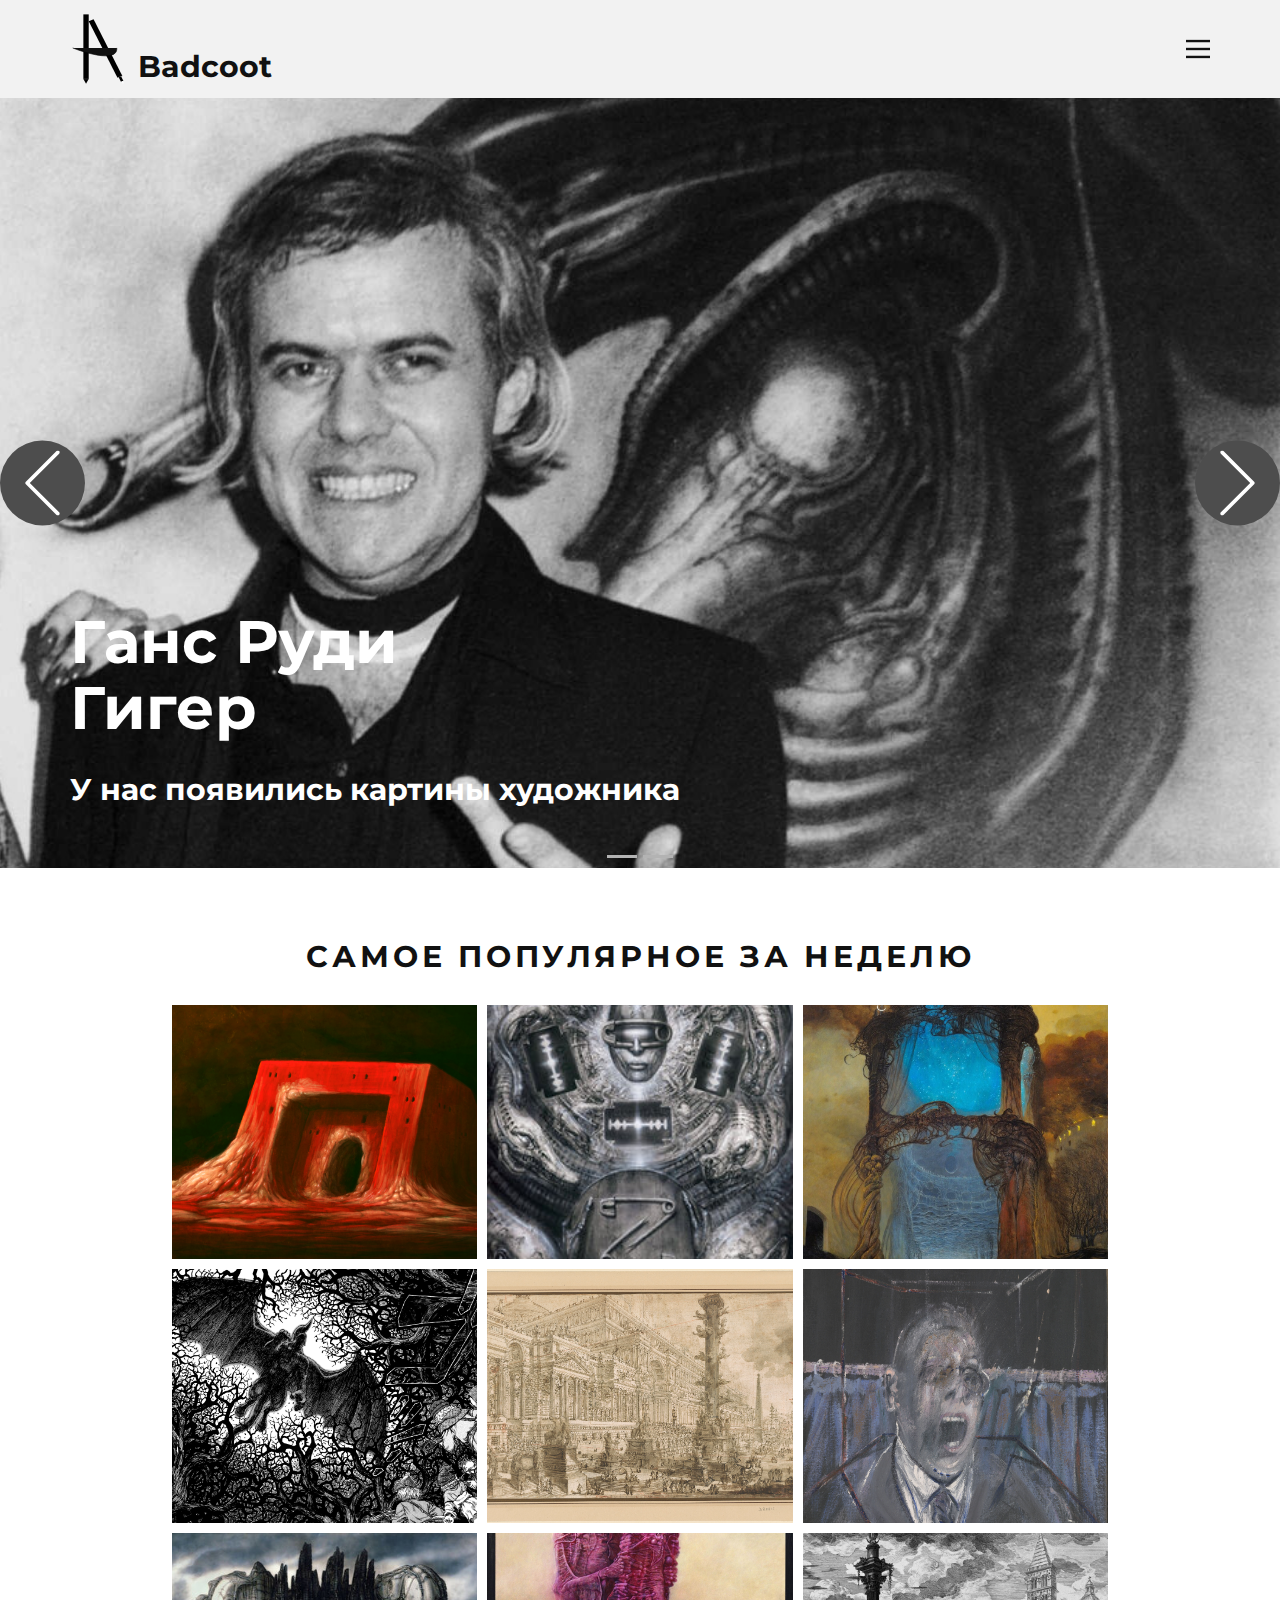
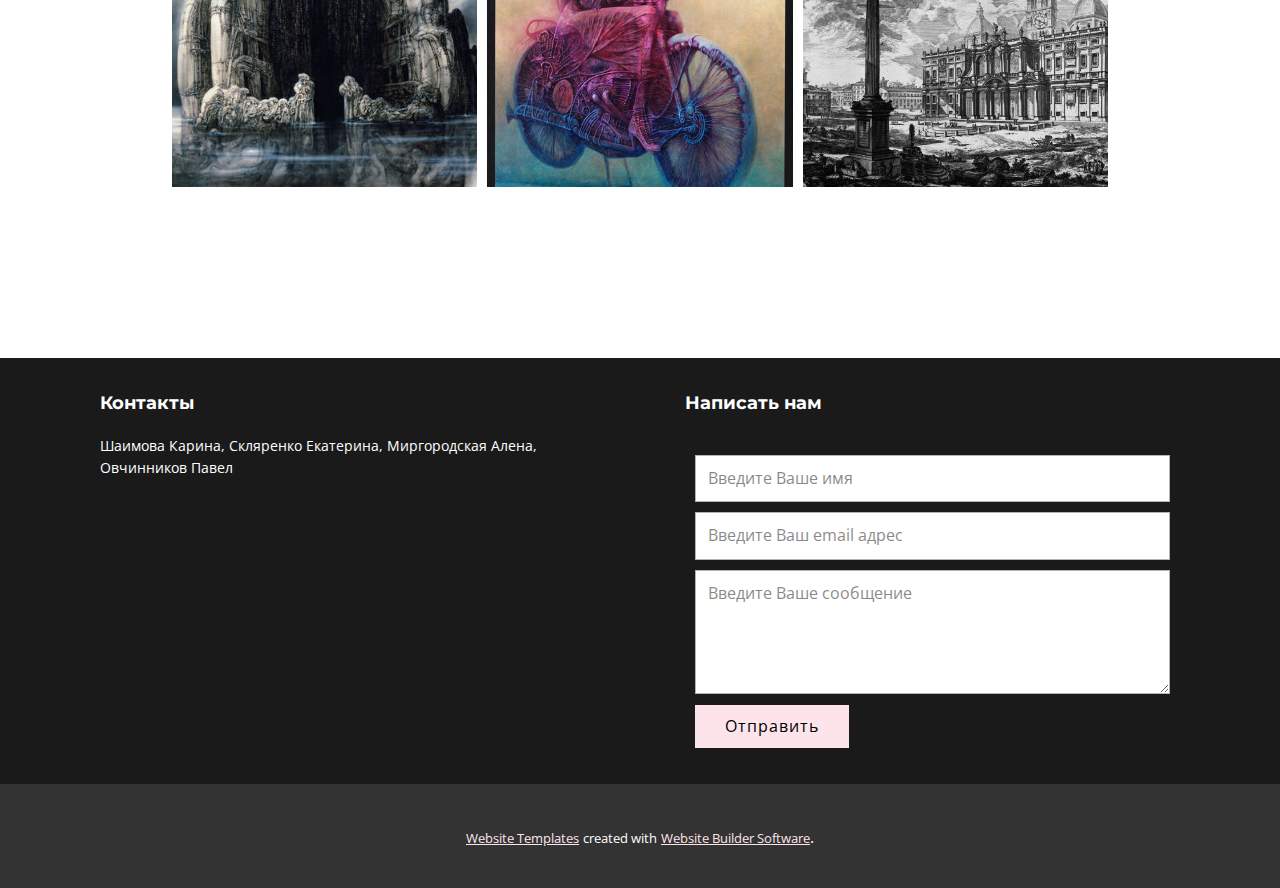
<file: index.html>
<!DOCTYPE html>
<html style="font-size: 16px;">
  <head>
    <meta name="viewport" content="width=device-width, initial-scale=1.0">
    <meta charset="utf-8">
    <meta name="keywords" content="Art is...">
    <meta name="description" content="">
    <meta name="page_type" content="np-template-header-footer-from-plugin">
    <title>Главная</title>
    <link rel="stylesheet" href="nicepage.css" media="screen">
<link rel="stylesheet" href="Главная.css" media="screen">
    <script class="u-script" type="text/javascript" src="jquery-1.9.1.min.js" defer=""></script>
    <script class="u-script" type="text/javascript" src="nicepage.js" defer=""></script>
    <meta name="generator" content="Nicepage 3.15.4, nicepage.com">
    
    
    <link id="u-theme-google-font" rel="stylesheet" href="https://fonts.googleapis.com/css?family=Montserrat:100,100i,200,200i,300,300i,400,400i,500,500i,600,600i,700,700i,800,800i,900,900i|Open+Sans:300,300i,400,400i,600,600i,700,700i,800,800i">
    
    
    
    <script type="application/ld+json">{
		"@context": "http://schema.org",
		"@type": "Organization",
		"name": "",
		"url": "index.html"
}</script>
    <meta property="og:title" content="Главная">
    <meta property="og:type" content="website">
    <meta name="theme-color" content="#eb0043">
    <link rel="canonical" href="index.html">
    <meta property="og:url" content="index.html">
  </head>
  <body class="u-body"><header class="u-clearfix u-grey-5 u-header u-header" id="sec-6ef0"><div class="u-align-left u-clearfix u-sheet u-sheet-1">
        <nav class="u-menu u-menu-dropdown u-offcanvas u-menu-1" data-responsive-from="XL">
          <div class="menu-collapse">
            <a class="u-button-style u-nav-link" href="#" style="padding: 4px 0px; font-size: calc(1em + 8px);">
              <svg class="u-svg-link" preserveAspectRatio="xMidYMin slice" viewBox="0 0 302 302" style="undefined"><use xlink:href="#svg-a760"></use></svg>
              <svg xmlns="http://www.w3.org/2000/svg" xmlns:xlink="http://www.w3.org/1999/xlink" version="1.1" id="svg-a760" x="0px" y="0px" viewBox="0 0 302 302" style="enable-background:new 0 0 302 302;" xml:space="preserve" class="u-svg-content"><g><rect y="36" width="302" height="30"></rect><rect y="236" width="302" height="30"></rect><rect y="136" width="302" height="30"></rect>
</g><g></g><g></g><g></g><g></g><g></g><g></g><g></g><g></g><g></g><g></g><g></g><g></g><g></g><g></g><g></g></svg>
            </a>
          </div>
          <div class="u-custom-menu u-nav-container">
            <ul class="u-nav u-spacing-25 u-unstyled u-nav-1"><li class="u-nav-item"><a class="u-button-style u-nav-link" href="Главная.html" style="padding: 8px 0px;">Главная</a>
</li><li class="u-nav-item"><a class="u-button-style u-nav-link" href="Картины.html" style="padding: 8px 0px;">Картины</a>
</li><li class="u-nav-item"><a class="u-button-style u-nav-link" href="О-компании.html" style="padding: 8px 0px;">О компании</a>
</li><li class="u-nav-item"><a class="u-button-style u-nav-link" href="Художники.html" style="padding: 8px 0px;">Художники</a>
</li></ul>
          </div>
          <div class="u-custom-menu u-nav-container-collapse">
            <div class="u-black u-container-style u-inner-container-layout u-opacity u-opacity-95 u-sidenav">
              <div class="u-sidenav-overflow">
                <div class="u-menu-close"></div>
                <ul class="u-align-center u-nav u-popupmenu-items u-unstyled u-nav-2"><li class="u-nav-item"><a class="u-button-style u-nav-link" href="Главная.html" style="padding: 8px 0px;">Главная</a>
</li><li class="u-nav-item"><a class="u-button-style u-nav-link" href="Картины.html" style="padding: 8px 0px;">Картины</a>
</li><li class="u-nav-item"><a class="u-button-style u-nav-link" href="О-компании.html" style="padding: 8px 0px;">О компании</a>
</li><li class="u-nav-item"><a class="u-button-style u-nav-link" href="Художники.html" style="padding: 8px 0px;">Художники</a>
</li></ul>
              </div>
            </div>
            <div class="u-black u-menu-overlay u-opacity u-opacity-70"></div>
          </div>
        </nav>
        <h3 class="u-headline u-text u-text-1">
          <a href="/">Badcoot</a>
        </h3><span class="u-icon u-icon-rectangle u-icon-1" data-href="/Главная.html" data-page-id="410489"><svg class="u-svg-link" preserveAspectRatio="xMidYMin slice" viewBox="0 0 228 171" style=""><use xlink:href="#svg-9891"></use></svg><svg class="u-svg-content" viewBox="0 0 228 171" id="svg-9891"><rect x="23.2654" y="25.0244" width="9.30612" height="112.61" fill="black"></rect><path d="M27.9184 145.976L32.5715 137.634H23.2654L27.9184 145.976Z" fill="black"></path><line x1="23.2654" y1="137.484" x2="32.5715" y2="137.484" stroke="white" stroke-width="0.3"></line><rect width="9.14789" height="110.691" transform="matrix(0.92595 -0.377647 0.452652 0.891687 32.5714 36.8205)" fill="black"></rect><line y1="-0.15" x2="9.14789" y2="-0.15" transform="matrix(0.92595 -0.377647 0.452652 0.891687 82.6759 135.522)" stroke="white" stroke-width="0.3"></line><rect width="4.57394" height="8.5147" transform="matrix(0.92595 -0.377647 -0.452652 -0.891687 88.6476 142.251)" fill="black"></rect><rect width="2.28697" height="4.25735" transform="matrix(0.92595 -0.377647 0.452652 0.891687 89.7066 141.819)" fill="white"></rect><path d="M4.65308 83.4146C31.0204 93.8414 83.2898 108.439 81.4286 83.4146" stroke="black"></path></svg></span>
      </div></header>
    <section class="u-carousel u-slide u-block-4e6e-1" id="carousel_e82e" data-interval="5000" data-u-ride="carousel">
      <ol class="u-absolute-hcenter u-carousel-indicators u-block-4e6e-2">
        <li data-u-target="#carousel_e82e" data-u-slide-to="0" class="u-active u-grey-30 u-shape-rectangle" style="width: 30px; height: 3px;"></li>
        <li data-u-target="#carousel_e82e" class="u-grey-30 u-shape-rectangle" data-u-slide-to="1" style="height: 3px; width: 30px;"></li>
      </ol>
      <div class="u-carousel-inner" role="listbox">
        <div class="u-active u-align-left u-carousel-item u-clearfix u-image u-section-1-1" data-image-width="400" data-image-height="265">
          <div class="u-clearfix u-sheet u-sheet-1">
            <h1 class="u-text u-text-1">Ганс Руди Гигер</h1>
            <h3 class="u-text u-text-2">У нас появились картины художника</h3>
          </div>
        </div>
        <div class="u-align-left u-carousel-item u-clearfix u-image u-section-1-2" data-image-width="400" data-image-height="265">
          <div class="u-clearfix u-sheet u-sheet-1">
            <h1 class="u-text u-text-1">Здислав Бексинский</h1>
            <h3 class="u-text u-text-2">У нас появились картины художника</h3>
          </div>
        </div>
      </div>
      <a class="u-absolute-vcenter u-carousel-control u-carousel-control-prev u-grey-70 u-icon-circle u-spacing-10 u-block-4e6e-3" href="#carousel_e82e" role="button" data-u-slide="prev">
        <span aria-hidden="true">
          <svg viewBox="0 0 477.175 477.175"><path d="M145.188,238.575l215.5-215.5c5.3-5.3,5.3-13.8,0-19.1s-13.8-5.3-19.1,0l-225.1,225.1c-5.3,5.3-5.3,13.8,0,19.1l225.1,225
                    c2.6,2.6,6.1,4,9.5,4s6.9-1.3,9.5-4c5.3-5.3,5.3-13.8,0-19.1L145.188,238.575z"></path></svg>
        </span>
        <span class="sr-only">Previous</span>
      </a>
      <a class="u-absolute-vcenter u-carousel-control u-carousel-control-next u-grey-70 u-icon-circle u-spacing-10 u-block-4e6e-4" href="#carousel_e82e" role="button" data-u-slide="next">
        <span aria-hidden="true">
          <svg viewBox="0 0 477.175 477.175"><path d="M360.731,229.075l-225.1-225.1c-5.3-5.3-13.8-5.3-19.1,0s-5.3,13.8,0,19.1l215.5,215.5l-215.5,215.5
                    c-5.3,5.3-5.3,13.8,0,19.1c2.6,2.6,6.1,4,9.5,4c3.4,0,6.9-1.3,9.5-4l225.1-225.1C365.931,242.875,365.931,234.275,360.731,229.075z"></path></svg>
        </span>
        <span class="sr-only">Next</span>
      </a>
    </section>
    <section class="u-align-center u-clearfix u-section-2" id="carousel_5a63">
      <div class="u-clearfix u-sheet u-sheet-1">
        <h3 class="u-text u-text-1">Самое популярное за неделю</h3>
        <div class="u-gallery u-layout-grid u-lightbox u-show-text-on-hover u-gallery-1">
          <div class="u-gallery-inner u-gallery-inner-1">
            <div class="u-effect-fade u-gallery-item">
              <div class="u-back-slide u-back-slide-1">
                <img class="u-back-image u-expanded u-back-image-1" src="images/tanaka1.png">
              </div>
              <div class="u-over-slide u-shading u-over-slide-1">
                <h3 class="u-gallery-heading"></h3>
                <p class="u-gallery-text"></p>
              </div>
            </div>
            <div class="u-effect-fade u-gallery-item">
              <div class="u-back-slide u-back-slide-2">
                <img class="u-back-image u-expanded u-back-image-2" src="images/giger1.jpg">
              </div>
              <div class="u-over-slide u-shading u-over-slide-2">
                <h3 class="u-gallery-heading"></h3>
                <p class="u-gallery-text"></p>
              </div>
            </div>
            <div class="u-effect-fade u-gallery-item">
              <div class="u-back-slide u-back-slide-3">
                <img class="u-back-image u-expanded u-back-image-3" src="images/zdzislaw2.jpg">
              </div>
              <div class="u-over-slide u-shading u-over-slide-3">
                <h3 class="u-gallery-heading"></h3>
                <p class="u-gallery-text"></p>
              </div>
            </div>
            <div class="u-effect-fade u-gallery-item">
              <div class="u-back-slide u-back-slide-4">
                <img class="u-back-image u-expanded u-back-image-4" src="images/miura4.png">
              </div>
              <div class="u-over-slide u-shading u-over-slide-4">
                <h3 class="u-gallery-heading"></h3>
                <p class="u-gallery-text"></p>
              </div>
            </div>
            <div class="u-effect-fade u-gallery-item">
              <div class="u-back-slide u-back-slide-5">
                <img class="u-back-image u-expanded u-back-image-5" src="images/pir1.jpg">
              </div>
              <div class="u-over-slide u-shading u-over-slide-5">
                <h3 class="u-gallery-heading"></h3>
                <p class="u-gallery-text"></p>
              </div>
            </div>
            <div class="u-effect-fade u-gallery-item">
              <div class="u-back-slide u-back-slide-6">
                <img class="u-back-image u-expanded u-back-image-6" src="images/frans.jpg">
              </div>
              <div class="u-over-slide u-shading u-over-slide-6">
                <h3 class="u-gallery-heading"></h3>
                <p class="u-gallery-text"></p>
              </div>
            </div>
            <div class="u-effect-fade u-gallery-item u-gallery-item-7" data-image-width="2255" data-image-height="1500">
              <div class="u-back-slide u-back-slide-7">
                <img class="u-back-image u-expanded u-back-image-7" src="images/giger7.jpg">
              </div>
              <div class="u-over-slide u-shading u-over-slide-7">
                <h3 class="u-gallery-heading" style="background-image: none;"></h3>
                <p class="u-gallery-text" style="background-image: none;"></p>
              </div>
            </div>
            <div class="u-effect-fade u-gallery-item u-gallery-item-8" data-image-width="1280" data-image-height="955">
              <div class="u-back-slide u-back-slide-8">
                <img class="u-back-image u-expanded u-back-image-8" src="images/zdzislaw5.jpg">
              </div>
              <div class="u-over-slide u-shading u-over-slide-8">
                <h3 class="u-gallery-heading" style="background-image: none;"></h3>
                <p class="u-gallery-text" style="background-image: none;"></p>
              </div>
            </div>
            <div class="u-effect-fade u-gallery-item u-gallery-item-9" data-image-width="1280" data-image-height="853">
              <div class="u-back-slide u-back-slide-9">
                <img class="u-back-image u-expanded u-back-image-9" src="images/pir6.jpg">
              </div>
              <div class="u-over-slide u-shading u-over-slide-9">
                <h3 class="u-gallery-heading" style="background-image: none;"></h3>
                <p class="u-gallery-text" style="background-image: none;"></p>
              </div>
            </div>
          </div>
        </div>
      </div>
    </section>
    
    
    <footer class="u-clearfix u-footer u-grey-90" id="sec-caa8"><div class="u-clearfix u-sheet u-sheet-1">
        <div class="u-clearfix u-expanded-width-lg u-expanded-width-md u-expanded-width-xl u-expanded-width-xs u-gutter-30 u-layout-wrap u-layout-wrap-1">
          <div class="u-gutter-0 u-layout">
            <div class="u-layout-row">
              <div class="u-align-left-sm u-align-left-xs u-container-style u-layout-cell u-size-30 u-layout-cell-1">
                <div class="u-container-layout u-valign-middle-xs u-valign-top-lg u-valign-top-md u-valign-top-sm u-valign-top-xl u-container-layout-1">
                  <h6 class="u-custom-font u-heading-font u-text u-text-1">Контакты</h6>
                  <p class="u-align-left-lg u-align-left-md u-small-text u-text u-text-variant u-text-2">Шаимова Карина, Скляренко Екатерина, Миргородская Алена, Овчинников Павел</p>
                </div>
              </div>
              <div class="u-align-left-sm u-align-left-xs u-container-style u-layout-cell u-right-cell u-size-30 u-layout-cell-2">
                <div class="u-container-layout u-valign-middle-xs u-container-layout-2">
                  <h6 class="u-custom-font u-heading-font u-text u-text-3">Написать нам</h6>
                  <div class="u-expanded-width u-form u-form-1">
                    <form action="https://nicepage.com/editor/Forms/Process" method="POST" class="u-clearfix u-form-spacing-10 u-form-vertical u-inner-form" style="padding: 10px" source="email" name="form">
                      <input type="hidden" id="siteId" name="siteId" value="410488">
                      <input type="hidden" id="pageId" name="pageId" value="410489">
                      <div class="u-form-group u-form-name">
                        <label for="name-949d" class="u-form-control-hidden u-label">Имя</label>
                        <input type="text" placeholder="Введите Ваше имя" id="name-949d" name="name" class="u-border-1 u-border-grey-30 u-input u-input-rectangle u-white" required="">
                      </div>
                      <div class="u-form-email u-form-group">
                        <label for="email-949d" class="u-form-control-hidden u-label">Эл. почта</label>
                        <input type="email" placeholder="Введите Ваш email адрес" id="email-949d" name="email" class="u-border-1 u-border-grey-30 u-input u-input-rectangle u-white" required="">
                      </div>
                      <div class="u-form-group u-form-message">
                        <label for="message-949d" class="u-form-control-hidden u-label">Сообщение</label>
                        <textarea placeholder="Введите Ваше сообщение" rows="4" cols="50" id="message-949d" name="message" class="u-border-1 u-border-grey-30 u-input u-input-rectangle u-white" required=""></textarea>
                      </div>
                      <div class="u-align-left u-form-group u-form-submit">
                        <a href="#" class="u-btn u-btn-submit u-button-style">Отправить</a>
                        <input type="submit" value="submit" class="u-form-control-hidden">
                      </div>
                      <div class="u-form-send-message u-form-send-success"> Спасибо! Ваше сообщение отправлено. </div>
                      <div class="u-form-send-error u-form-send-message"> Отправка не удалась. Пожалуйста, исправьте ошибки и попробуйте еще раз. </div>
                      <input type="hidden" value="" name="recaptchaResponse">
                    </form>
                  </div>
                </div>
              </div>
            </div>
          </div>
        </div>
      </div></footer>
    <section class="u-backlink u-clearfix u-grey-80">
      <a class="u-link" href="https://nicepage.com/website-templates" target="_blank">
        <span>Website Templates</span>
      </a>
      <p class="u-text">
        <span>created with</span>
      </p>
      <a class="u-link" href="https://nicepage.com/" target="_blank">
        <span>Website Builder Software</span>
      </a>. 
    </section>
  </body>
</html>
</file>
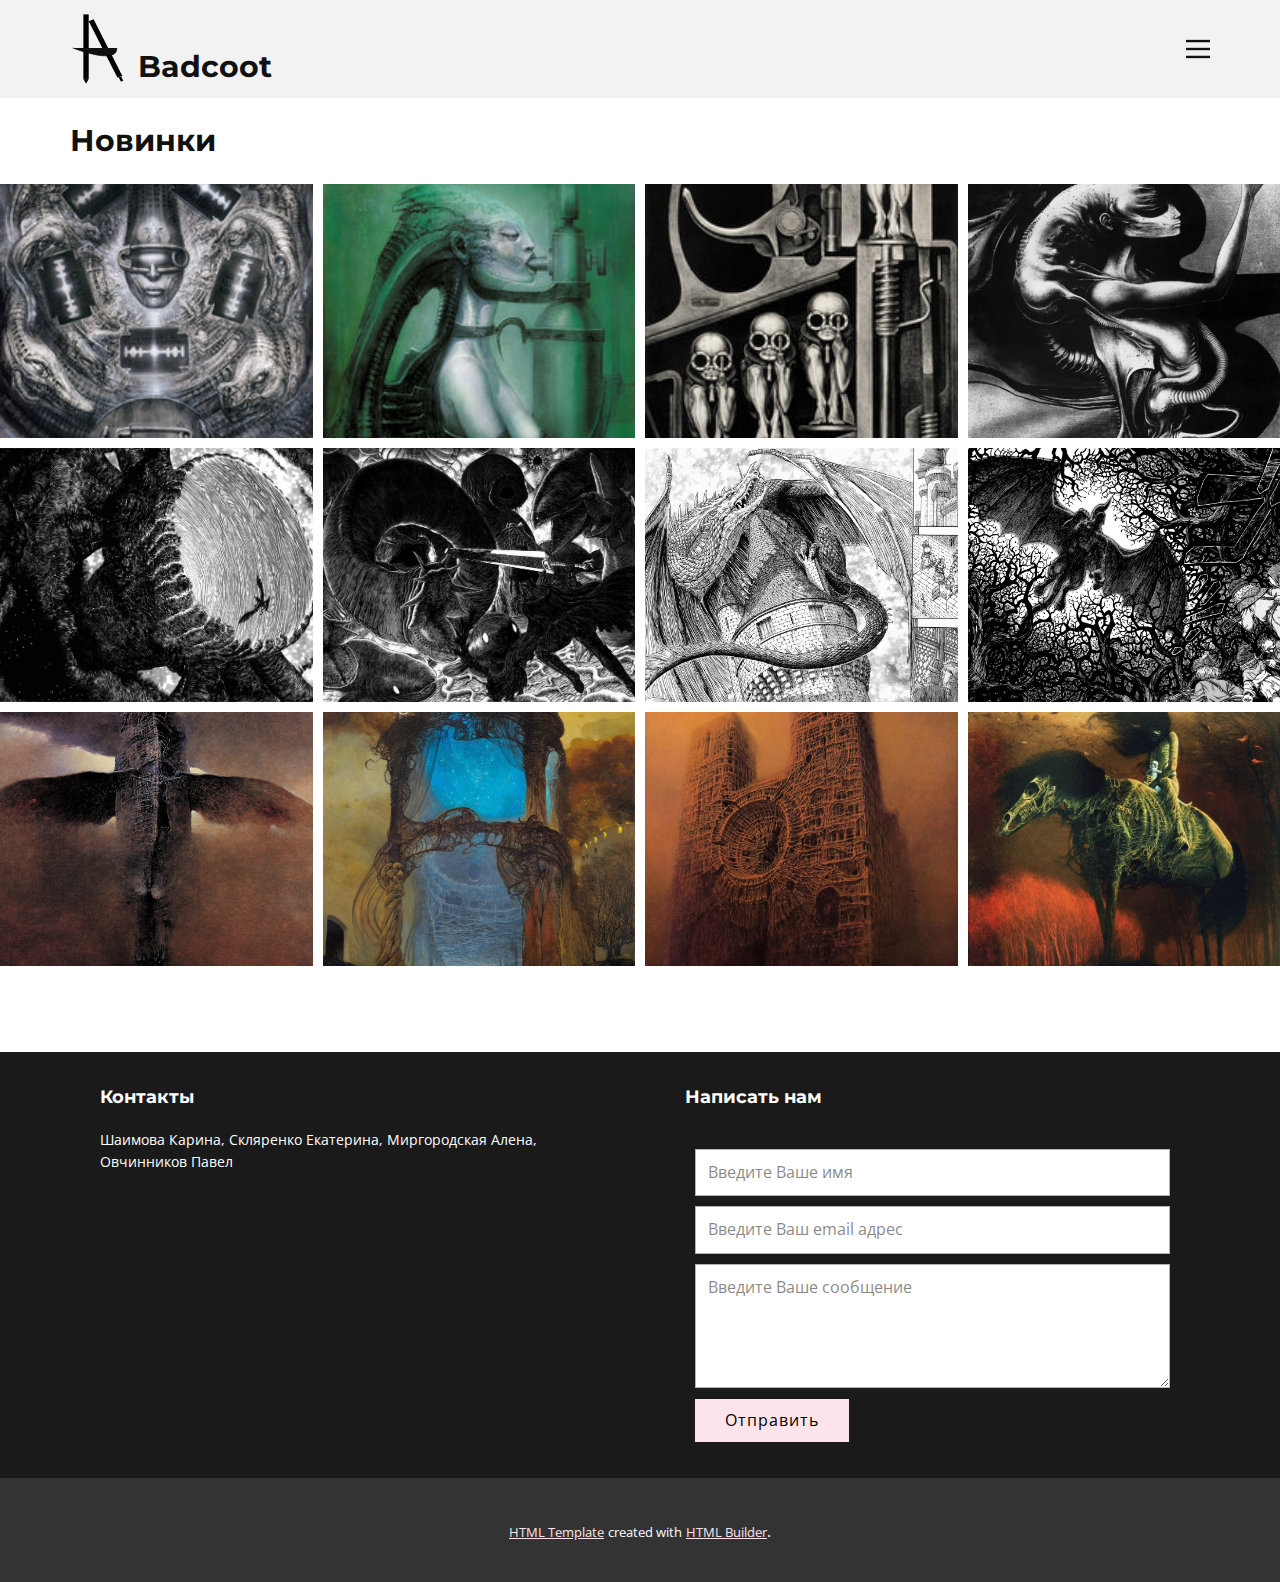
<file: Картины.html>
<!DOCTYPE html>
<html style="font-size: 16px;">
  <head>
    <meta name="viewport" content="width=device-width, initial-scale=1.0">
    <meta charset="utf-8">
    <meta name="keywords" content="">
    <meta name="description" content="">
    <meta name="page_type" content="np-template-header-footer-from-plugin">
    <title>Картины</title>
    <link rel="stylesheet" href="nicepage.css" media="screen">
<link rel="stylesheet" href="Картины.css" media="screen">
    <script class="u-script" type="text/javascript" src="jquery-1.9.1.min.js" defer=""></script>
    <script class="u-script" type="text/javascript" src="nicepage.js" defer=""></script>
    <meta name="generator" content="Nicepage 3.15.4, nicepage.com">
    <link id="u-theme-google-font" rel="stylesheet" href="https://fonts.googleapis.com/css?family=Montserrat:100,100i,200,200i,300,300i,400,400i,500,500i,600,600i,700,700i,800,800i,900,900i|Open+Sans:300,300i,400,400i,600,600i,700,700i,800,800i">
    
    
    <script type="application/ld+json">{
		"@context": "http://schema.org",
		"@type": "Organization",
		"name": "",
		"url": "index.html"
}</script>
    <meta property="og:title" content="Картины">
    <meta property="og:type" content="website">
    <meta name="theme-color" content="#eb0043">
    <link rel="canonical" href="index.html">
    <meta property="og:url" content="index.html">
  </head>
  <body class="u-body"><header class="u-clearfix u-grey-5 u-header u-header" id="sec-6ef0"><div class="u-align-left u-clearfix u-sheet u-sheet-1">
        <nav class="u-menu u-menu-dropdown u-offcanvas u-menu-1" data-responsive-from="XL">
          <div class="menu-collapse">
            <a class="u-button-style u-nav-link" href="#" style="padding: 4px 0px; font-size: calc(1em + 8px);">
              <svg class="u-svg-link" preserveAspectRatio="xMidYMin slice" viewBox="0 0 302 302" style="undefined"><use xlink:href="#svg-a760"></use></svg>
              <svg xmlns="http://www.w3.org/2000/svg" xmlns:xlink="http://www.w3.org/1999/xlink" version="1.1" id="svg-a760" x="0px" y="0px" viewBox="0 0 302 302" style="enable-background:new 0 0 302 302;" xml:space="preserve" class="u-svg-content"><g><rect y="36" width="302" height="30"></rect><rect y="236" width="302" height="30"></rect><rect y="136" width="302" height="30"></rect>
</g><g></g><g></g><g></g><g></g><g></g><g></g><g></g><g></g><g></g><g></g><g></g><g></g><g></g><g></g><g></g></svg>
            </a>
          </div>
          <div class="u-custom-menu u-nav-container">
            <ul class="u-nav u-spacing-25 u-unstyled u-nav-1"><li class="u-nav-item"><a class="u-button-style u-nav-link" href="index.html" style="padding: 8px 0px;">Главная</a>
</li><li class="u-nav-item"><a class="u-button-style u-nav-link" href="Картины.html" style="padding: 8px 0px;">Картины</a>
</li><li class="u-nav-item"><a class="u-button-style u-nav-link" href="О-компании.html" style="padding: 8px 0px;">О компании</a>
</li><li class="u-nav-item"><a class="u-button-style u-nav-link" href="Художники.html" style="padding: 8px 0px;">Художники</a>
</li></ul>
          </div>
          <div class="u-custom-menu u-nav-container-collapse">
            <div class="u-black u-container-style u-inner-container-layout u-opacity u-opacity-95 u-sidenav">
              <div class="u-sidenav-overflow">
                <div class="u-menu-close"></div>
                <ul class="u-align-center u-nav u-popupmenu-items u-unstyled u-nav-2"><li class="u-nav-item"><a class="u-button-style u-nav-link" href="Главная.html" style="padding: 8px 0px;">Главная</a>
</li><li class="u-nav-item"><a class="u-button-style u-nav-link" href="Картины.html" style="padding: 8px 0px;">Картины</a>
</li><li class="u-nav-item"><a class="u-button-style u-nav-link" href="О-компании.html" style="padding: 8px 0px;">О компании</a>
</li><li class="u-nav-item"><a class="u-button-style u-nav-link" href="Художники.html" style="padding: 8px 0px;">Художники</a>
</li></ul>
              </div>
            </div>
            <div class="u-black u-menu-overlay u-opacity u-opacity-70"></div>
          </div>
        </nav>
        <h3 class="u-headline u-text u-text-1">
          <a href="/">Badcoot</a>
        </h3><span class="u-icon u-icon-rectangle u-icon-1" data-href="/Главная.html" data-page-id="410489"><svg class="u-svg-link" preserveAspectRatio="xMidYMin slice" viewBox="0 0 228 171" style=""><use xlink:href="#svg-9891"></use></svg><svg class="u-svg-content" viewBox="0 0 228 171" id="svg-9891"><rect x="23.2654" y="25.0244" width="9.30612" height="112.61" fill="black"></rect><path d="M27.9184 145.976L32.5715 137.634H23.2654L27.9184 145.976Z" fill="black"></path><line x1="23.2654" y1="137.484" x2="32.5715" y2="137.484" stroke="white" stroke-width="0.3"></line><rect width="9.14789" height="110.691" transform="matrix(0.92595 -0.377647 0.452652 0.891687 32.5714 36.8205)" fill="black"></rect><line y1="-0.15" x2="9.14789" y2="-0.15" transform="matrix(0.92595 -0.377647 0.452652 0.891687 82.6759 135.522)" stroke="white" stroke-width="0.3"></line><rect width="4.57394" height="8.5147" transform="matrix(0.92595 -0.377647 -0.452652 -0.891687 88.6476 142.251)" fill="black"></rect><rect width="2.28697" height="4.25735" transform="matrix(0.92595 -0.377647 0.452652 0.891687 89.7066 141.819)" fill="white"></rect><path d="M4.65308 83.4146C31.0204 93.8414 83.2898 108.439 81.4286 83.4146" stroke="black"></path></svg></span>
      </div></header>
    <section class="u-clearfix u-valign-middle-sm u-valign-middle-xs u-section-1" id="carousel_3ed9">
      <h3 class="u-text u-text-default u-text-1">Новинки</h3>
      <div class="u-expanded-width u-gallery u-layout-grid u-lightbox u-no-transition u-show-text-on-hover u-gallery-1">
        <div class="u-gallery-inner u-gallery-inner-1">
          <div class="u-effect-fade u-gallery-item">
            <div class="u-back-slide" data-image-width="1000" data-image-height="1500">
              <img class="u-back-image u-expanded u-back-image-1" src="images/giger1.jpg">
            </div>
            <div class="u-over-slide u-shading u-over-slide-1">
              <h3 class="u-gallery-heading"></h3>
              <p class="u-gallery-text"></p>
            </div>
          </div>
          <div class="u-effect-fade u-gallery-item">
            <div class="u-back-slide" data-image-width="1000" data-image-height="1500">
              <img class="u-back-image u-expanded u-back-image-2" src="images/giger2.jpg">
            </div>
            <div class="u-over-slide u-shading u-over-slide-2">
              <h3 class="u-gallery-heading"></h3>
              <p class="u-gallery-text"></p>
            </div>
          </div>
          <div class="u-effect-fade u-gallery-item">
            <div class="u-back-slide" data-image-width="1000" data-image-height="1500">
              <img class="u-back-image u-expanded" src="images/giger3.jpg">
            </div>
            <div class="u-over-slide u-shading u-over-slide-3">
              <h3 class="u-gallery-heading"></h3>
              <p class="u-gallery-text"></p>
            </div>
          </div>
          <div class="u-effect-fade u-gallery-item">
            <div class="u-back-slide" data-image-width="1125" data-image-height="1500">
              <img class="u-back-image u-expanded" src="images/giger4.webp">
            </div>
            <div class="u-over-slide u-shading u-over-slide-4">
              <h3 class="u-gallery-heading"></h3>
              <p class="u-gallery-text"></p>
            </div>
          </div>
          <div class="u-effect-fade u-gallery-item u-gallery-item-5">
            <div class="u-back-slide" data-image-width="1125" data-image-height="1500">
              <img class="u-back-image u-expanded" src="images/miura1.jpg">
            </div>
            <div class="u-over-slide u-shading u-over-slide-5">
              <h3 class="u-gallery-heading"></h3>
              <p class="u-gallery-text"></p>
            </div>
          </div>
          <div class="u-effect-fade u-gallery-item u-gallery-item-6">
            <div class="u-back-slide" data-image-width="1000" data-image-height="1500">
              <img class="u-back-image u-expanded u-back-image-6" src="images/miura2.jpg">
            </div>
            <div class="u-over-slide u-shading u-over-slide-6">
              <h3 class="u-gallery-heading"></h3>
              <p class="u-gallery-text"></p>
            </div>
          </div>
          <div class="u-effect-fade u-gallery-item">
            <div class="u-back-slide" data-image-width="1001" data-image-height="1500">
              <img class="u-back-image u-expanded" src="images/miura3.png">
            </div>
            <div class="u-over-slide u-shading u-over-slide-7">
              <h3 class="u-gallery-heading"></h3>
              <p class="u-gallery-text"></p>
            </div>
          </div>
          <div class="u-effect-fade u-gallery-item">
            <div class="u-back-slide" data-image-width="1000" data-image-height="1500">
              <img class="u-back-image u-expanded" src="images/miura4.png">
            </div>
            <div class="u-over-slide u-shading u-over-slide-8">
              <h3 class="u-gallery-heading"></h3>
              <p class="u-gallery-text"></p>
            </div>
          </div>
          <div class="u-effect-fade u-gallery-item">
            <div class="u-back-slide" data-image-width="1000" data-image-height="1500">
              <img class="u-back-image u-expanded" src="images/zdzislaw1.jpg">
            </div>
            <div class="u-over-slide u-shading u-over-slide-9">
              <h3 class="u-gallery-heading"></h3>
              <p class="u-gallery-text"></p>
            </div>
          </div>
          <div class="u-effect-fade u-gallery-item">
            <div class="u-back-slide" data-image-width="1000" data-image-height="1500">
              <img class="u-back-image u-expanded" src="images/zdzislaw2.jpg">
            </div>
            <div class="u-over-slide u-shading u-over-slide-10">
              <h3 class="u-gallery-heading"></h3>
              <p class="u-gallery-text"></p>
            </div>
          </div>
          <div class="u-effect-fade u-gallery-item">
            <div class="u-back-slide" data-image-width="1000" data-image-height="1500">
              <img class="u-back-image u-expanded" src="images/zdzislaw3.jpg">
            </div>
            <div class="u-over-slide u-shading u-over-slide-11">
              <h3 class="u-gallery-heading"></h3>
              <p class="u-gallery-text"></p>
            </div>
          </div>
          <div class="u-effect-fade u-gallery-item">
            <div class="u-back-slide" data-image-width="1000" data-image-height="1500">
              <img class="u-back-image u-expanded" src="images/zdzislaw4.jpg">
            </div>
            <div class="u-over-slide u-shading u-over-slide-12">
              <h3 class="u-gallery-heading"></h3>
              <p class="u-gallery-text"></p>
            </div>
          </div>
        </div>
      </div>
    </section>
    
    
    <footer class="u-clearfix u-footer u-grey-90" id="sec-caa8"><div class="u-clearfix u-sheet u-sheet-1">
        <div class="u-clearfix u-expanded-width-lg u-expanded-width-md u-expanded-width-xl u-expanded-width-xs u-gutter-30 u-layout-wrap u-layout-wrap-1">
          <div class="u-gutter-0 u-layout">
            <div class="u-layout-row">
              <div class="u-align-left-sm u-align-left-xs u-container-style u-layout-cell u-size-30 u-layout-cell-1">
                <div class="u-container-layout u-valign-middle-xs u-valign-top-lg u-valign-top-md u-valign-top-sm u-valign-top-xl u-container-layout-1">
                  <h6 class="u-custom-font u-heading-font u-text u-text-1">Контакты</h6>
                  <p class="u-align-left-lg u-align-left-md u-small-text u-text u-text-variant u-text-2">Шаимова Карина, Скляренко Екатерина, Миргородская Алена, Овчинников Павел
                  </p>
                </div>
              </div>
              <div class="u-align-left-sm u-align-left-xs u-container-style u-layout-cell u-right-cell u-size-30 u-layout-cell-2">
                <div class="u-container-layout u-valign-middle-xs u-container-layout-2">
                  <h6 class="u-custom-font u-heading-font u-text u-text-3">Написать нам</h6>
                  <div class="u-expanded-width u-form u-form-1">
                    <form action="https://nicepage.com/editor/Forms/Process" method="POST" class="u-clearfix u-form-spacing-10 u-form-vertical u-inner-form" style="padding: 10px" source="email" name="form">
                      <input type="hidden" id="siteId" name="siteId" value="410488">
                      <input type="hidden" id="pageId" name="pageId" value="410489">
                      <div class="u-form-group u-form-name">
                        <label for="name-949d" class="u-form-control-hidden u-label">Имя</label>
                        <input type="text" placeholder="Введите Ваше имя" id="name-949d" name="name" class="u-border-1 u-border-grey-30 u-input u-input-rectangle u-white" required="">
                      </div>
                      <div class="u-form-email u-form-group">
                        <label for="email-949d" class="u-form-control-hidden u-label">Эл. почта</label>
                        <input type="email" placeholder="Введите Ваш email адрес" id="email-949d" name="email" class="u-border-1 u-border-grey-30 u-input u-input-rectangle u-white" required="">
                      </div>
                      <div class="u-form-group u-form-message">
                        <label for="message-949d" class="u-form-control-hidden u-label">Сообщение</label>
                        <textarea placeholder="Введите Ваше сообщение" rows="4" cols="50" id="message-949d" name="message" class="u-border-1 u-border-grey-30 u-input u-input-rectangle u-white" required=""></textarea>
                      </div>
                      <div class="u-align-left u-form-group u-form-submit">
                        <a href="#" class="u-btn u-btn-submit u-button-style">Отправить</a>
                        <input type="submit" value="submit" class="u-form-control-hidden">
                      </div>
                      <div class="u-form-send-message u-form-send-success"> Спасибо! Ваше сообщение отправлено. </div>
                      <div class="u-form-send-error u-form-send-message"> Отправка не удалась. Пожалуйста, исправьте ошибки и попробуйте еще раз. </div>
                      <input type="hidden" value="" name="recaptchaResponse">
                    </form>
                  </div>
                </div>
              </div>
            </div>
          </div>
        </div>
      </div></footer>
    <section class="u-backlink u-clearfix u-grey-80">
      <a class="u-link" href="https://nicepage.com/html-templates" target="_blank">
        <span>HTML Template</span>
      </a>
      <p class="u-text">
        <span>created with</span>
      </p>
      <a class="u-link" href="https://nicepage.com/html-website-builder" target="_blank">
        <span>HTML Builder</span>
      </a>. 
    </section>
  </body>
</html>
</file>
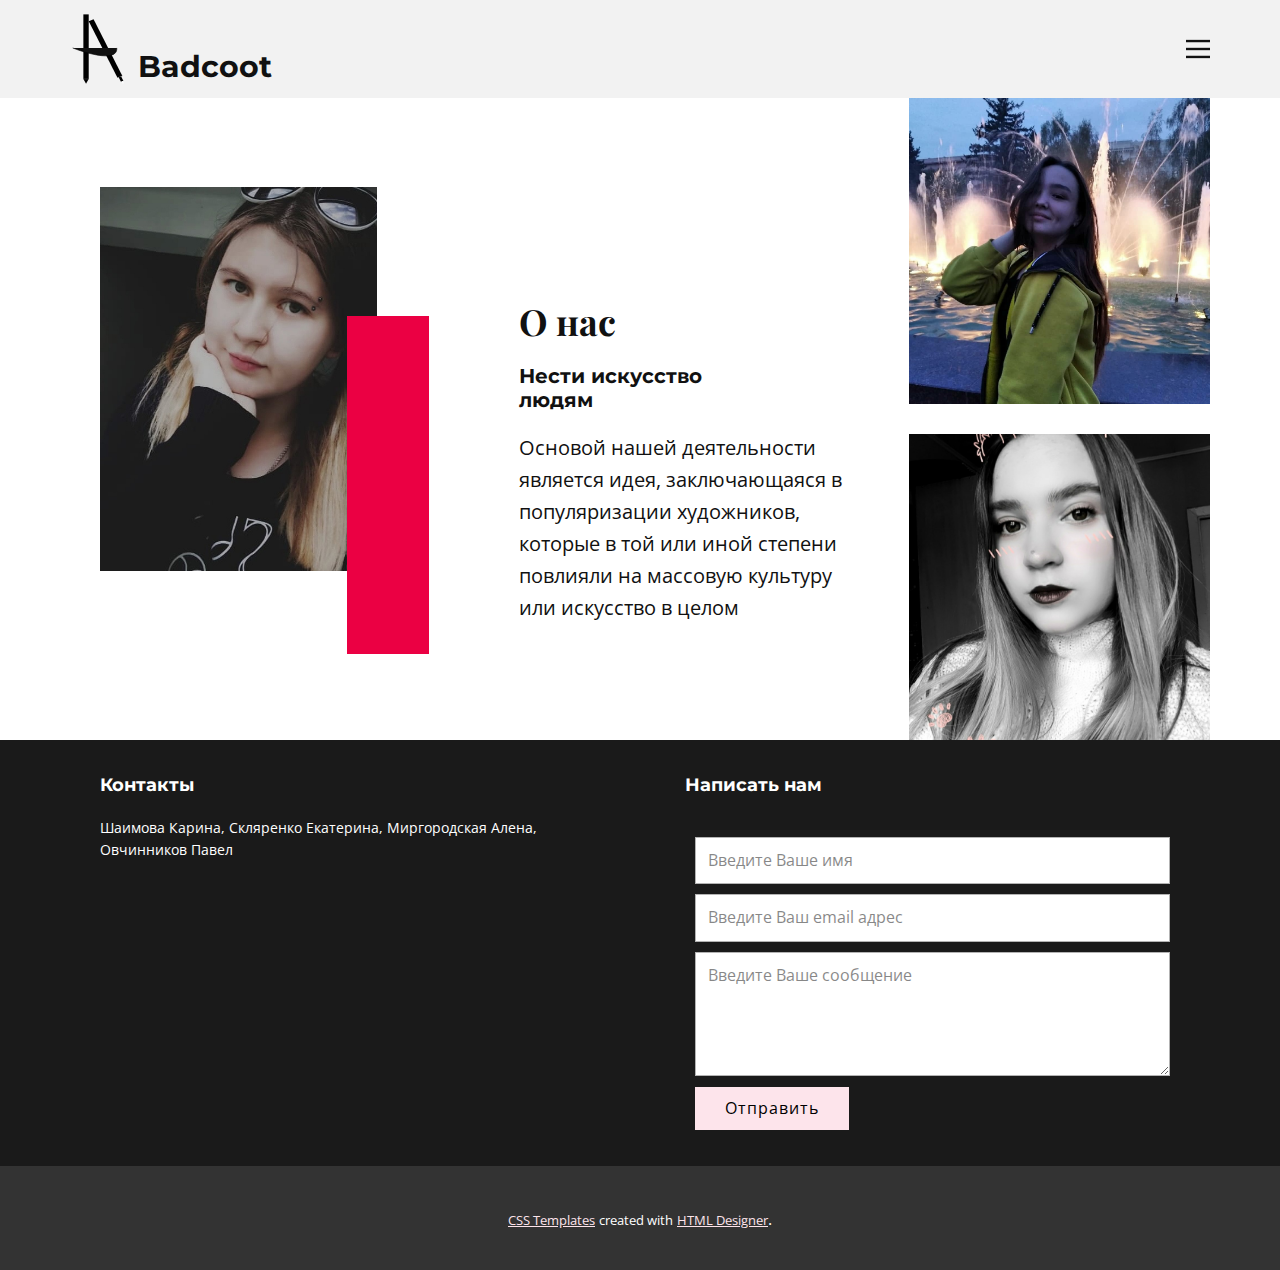
<file: О-компании.html>
<!DOCTYPE html>
<html style="font-size: 16px;">
  <head>
    <meta name="viewport" content="width=device-width, initial-scale=1.0">
    <meta charset="utf-8">
    <meta name="keywords" content="About Our Team">
    <meta name="description" content="">
    <meta name="page_type" content="np-template-header-footer-from-plugin">
    <title>О компании</title>
    <link rel="stylesheet" href="nicepage.css" media="screen">
<link rel="stylesheet" href="О-компании.css" media="screen">
    <script class="u-script" type="text/javascript" src="jquery-1.9.1.min.js" defer=""></script>
    <script class="u-script" type="text/javascript" src="nicepage.js" defer=""></script>
    <meta name="generator" content="Nicepage 3.15.4, nicepage.com">
    <link id="u-theme-google-font" rel="stylesheet" href="https://fonts.googleapis.com/css?family=Montserrat:100,100i,200,200i,300,300i,400,400i,500,500i,600,600i,700,700i,800,800i,900,900i|Open+Sans:300,300i,400,400i,600,600i,700,700i,800,800i">
    <link id="u-page-google-font" rel="stylesheet" href="https://fonts.googleapis.com/css?family=Playfair+Display:400,400i,500,500i,600,600i,700,700i,800,800i,900,900i">
    
    
    <script type="application/ld+json">{
		"@context": "http://schema.org",
		"@type": "Organization",
		"name": "",
		"url": "index.html"
}</script>
    <meta property="og:title" content="О компании">
    <meta property="og:type" content="website">
    <meta name="theme-color" content="#eb0043">
    <link rel="canonical" href="index.html">
    <meta property="og:url" content="index.html">
  </head>
  <body class="u-body"><header class="u-clearfix u-grey-5 u-header u-header" id="sec-6ef0"><div class="u-align-left u-clearfix u-sheet u-sheet-1">
        <nav class="u-menu u-menu-dropdown u-offcanvas u-menu-1" data-responsive-from="XL">
          <div class="menu-collapse">
            <a class="u-button-style u-nav-link" href="#" style="padding: 4px 0px; font-size: calc(1em + 8px);">
              <svg class="u-svg-link" preserveAspectRatio="xMidYMin slice" viewBox="0 0 302 302" style="undefined"><use xlink:href="#svg-a760"></use></svg>
              <svg xmlns="http://www.w3.org/2000/svg" xmlns:xlink="http://www.w3.org/1999/xlink" version="1.1" id="svg-a760" x="0px" y="0px" viewBox="0 0 302 302" style="enable-background:new 0 0 302 302;" xml:space="preserve" class="u-svg-content"><g><rect y="36" width="302" height="30"></rect><rect y="236" width="302" height="30"></rect><rect y="136" width="302" height="30"></rect>
</g><g></g><g></g><g></g><g></g><g></g><g></g><g></g><g></g><g></g><g></g><g></g><g></g><g></g><g></g><g></g></svg>
            </a>
          </div>
          <div class="u-custom-menu u-nav-container">
            <ul class="u-nav u-spacing-25 u-unstyled u-nav-1"><li class="u-nav-item"><a class="u-button-style u-nav-link" href="index.html" style="padding: 8px 0px;">Главная</a>
</li><li class="u-nav-item"><a class="u-button-style u-nav-link" href="Картины.html" style="padding: 8px 0px;">Картины</a>
</li><li class="u-nav-item"><a class="u-button-style u-nav-link" href="О-компании.html" style="padding: 8px 0px;">О компании</a>
</li><li class="u-nav-item"><a class="u-button-style u-nav-link" href="Художники.html" style="padding: 8px 0px;">Художники</a>
</li></ul>
          </div>
          <div class="u-custom-menu u-nav-container-collapse">
            <div class="u-black u-container-style u-inner-container-layout u-opacity u-opacity-95 u-sidenav">
              <div class="u-sidenav-overflow">
                <div class="u-menu-close"></div>
                <ul class="u-align-center u-nav u-popupmenu-items u-unstyled u-nav-2"><li class="u-nav-item"><a class="u-button-style u-nav-link" href="Главная.html" style="padding: 8px 0px;">Главная</a>
</li><li class="u-nav-item"><a class="u-button-style u-nav-link" href="Картины.html" style="padding: 8px 0px;">Картины</a>
</li><li class="u-nav-item"><a class="u-button-style u-nav-link" href="О-компании.html" style="padding: 8px 0px;">О компании</a>
</li><li class="u-nav-item"><a class="u-button-style u-nav-link" href="Художники.html" style="padding: 8px 0px;">Художники</a>
</li></ul>
              </div>
            </div>
            <div class="u-black u-menu-overlay u-opacity u-opacity-70"></div>
          </div>
        </nav>
        <h3 class="u-headline u-text u-text-1">
          <a href="/">Badcoot</a>
        </h3><span class="u-icon u-icon-rectangle u-icon-1" data-href="/Главная.html" data-page-id="410489"><svg class="u-svg-link" preserveAspectRatio="xMidYMin slice" viewBox="0 0 228 171" style=""><use xlink:href="#svg-9891"></use></svg><svg class="u-svg-content" viewBox="0 0 228 171" id="svg-9891"><rect x="23.2654" y="25.0244" width="9.30612" height="112.61" fill="black"></rect><path d="M27.9184 145.976L32.5715 137.634H23.2654L27.9184 145.976Z" fill="black"></path><line x1="23.2654" y1="137.484" x2="32.5715" y2="137.484" stroke="white" stroke-width="0.3"></line><rect width="9.14789" height="110.691" transform="matrix(0.92595 -0.377647 0.452652 0.891687 32.5714 36.8205)" fill="black"></rect><line y1="-0.15" x2="9.14789" y2="-0.15" transform="matrix(0.92595 -0.377647 0.452652 0.891687 82.6759 135.522)" stroke="white" stroke-width="0.3"></line><rect width="4.57394" height="8.5147" transform="matrix(0.92595 -0.377647 -0.452652 -0.891687 88.6476 142.251)" fill="black"></rect><rect width="2.28697" height="4.25735" transform="matrix(0.92595 -0.377647 0.452652 0.891687 89.7066 141.819)" fill="white"></rect><path d="M4.65308 83.4146C31.0204 93.8414 83.2898 108.439 81.4286 83.4146" stroke="black"></path></svg></span>
      </div></header>
    <section class="u-clearfix u-section-1" id="carousel_3e26">
      <div class="u-clearfix u-sheet u-sheet-1">
        <div class="u-clearfix u-expanded-width u-gutter-30 u-layout-wrap u-layout-wrap-1">
          <div class="u-layout">
            <div class="u-layout-row">
              <div class="u-size-43">
                <div class="u-layout-row">
                  <div class="u-container-style u-layout-cell u-size-30 u-layout-cell-1">
                    <div class="u-container-layout u-valign-bottom-xs u-container-layout-1">
                      <img class="u-image u-image-default u-image-1" src="images/alyona.jpg" alt="" data-image-width="1000" data-image-height="1500">
                      <div class="u-palette-1-base u-shape u-shape-rectangle u-shape-1"></div>
                    </div>
                  </div>
                  <div class="u-container-style u-layout-cell u-size-30 u-layout-cell-2">
                    <div class="u-container-layout u-valign-middle u-container-layout-2">
                      <h2 class="u-custom-font u-font-playfair-display u-text u-text-1">О нас</h2>
                      <h6 class="u-text u-text-2">Нести искусство людям</h6>
                      <p class="u-text u-text-3">Основой нашей деятельности является идея, заключающаяся в популяризации художников, которые в той или иной степени повлияли на массовую культуру или искусство в целом&nbsp;</p>
                    </div>
                  </div>
                </div>
              </div>
              <div class="u-size-17">
                <div class="u-layout-col">
                  <div class="u-container-style u-image u-layout-cell u-size-30 u-image-2" data-image-width="963" data-image-height="1500">
                    <div class="u-container-layout u-container-layout-3"></div>
                  </div>
                  <div class="u-container-style u-image u-layout-cell u-size-30 u-image-3" data-image-width="720" data-image-height="1080">
                    <div class="u-container-layout u-container-layout-4"></div>
                  </div>
                </div>
              </div>
            </div>
          </div>
        </div>
      </div>
    </section>
    
    
    <footer class="u-clearfix u-footer u-grey-90" id="sec-caa8"><div class="u-clearfix u-sheet u-sheet-1">
        <div class="u-clearfix u-expanded-width-lg u-expanded-width-md u-expanded-width-xl u-expanded-width-xs u-gutter-30 u-layout-wrap u-layout-wrap-1">
          <div class="u-gutter-0 u-layout">
            <div class="u-layout-row">
              <div class="u-align-left-sm u-align-left-xs u-container-style u-layout-cell u-size-30 u-layout-cell-1">
                <div class="u-container-layout u-valign-middle-xs u-valign-top-lg u-valign-top-md u-valign-top-sm u-valign-top-xl u-container-layout-1">
                  <h6 class="u-custom-font u-heading-font u-text u-text-1">Контакты</h6>
                  <p class="u-align-left-lg u-align-left-md u-small-text u-text u-text-variant u-text-2">Шаимова Карина, Скляренко Екатерина, Миргородская Алена, Овчинников Павел</p>
                </div>
              </div>
              <div class="u-align-left-sm u-align-left-xs u-container-style u-layout-cell u-right-cell u-size-30 u-layout-cell-2">
                <div class="u-container-layout u-valign-middle-xs u-container-layout-2">
                  <h6 class="u-custom-font u-heading-font u-text u-text-3">Написать нам</h6>
                  <div class="u-expanded-width u-form u-form-1">
                    <form action="https://nicepage.com/editor/Forms/Process" method="POST" class="u-clearfix u-form-spacing-10 u-form-vertical u-inner-form" style="padding: 10px" source="email" name="form">
                      <input type="hidden" id="siteId" name="siteId" value="410488">
                      <input type="hidden" id="pageId" name="pageId" value="410489">
                      <div class="u-form-group u-form-name">
                        <label for="name-949d" class="u-form-control-hidden u-label">Имя</label>
                        <input type="text" placeholder="Введите Ваше имя" id="name-949d" name="name" class="u-border-1 u-border-grey-30 u-input u-input-rectangle u-white" required="">
                      </div>
                      <div class="u-form-email u-form-group">
                        <label for="email-949d" class="u-form-control-hidden u-label">Эл. почта</label>
                        <input type="email" placeholder="Введите Ваш email адрес" id="email-949d" name="email" class="u-border-1 u-border-grey-30 u-input u-input-rectangle u-white" required="">
                      </div>
                      <div class="u-form-group u-form-message">
                        <label for="message-949d" class="u-form-control-hidden u-label">Сообщение</label>
                        <textarea placeholder="Введите Ваше сообщение" rows="4" cols="50" id="message-949d" name="message" class="u-border-1 u-border-grey-30 u-input u-input-rectangle u-white" required=""></textarea>
                      </div>
                      <div class="u-align-left u-form-group u-form-submit">
                        <a href="#" class="u-btn u-btn-submit u-button-style">Отправить</a>
                        <input type="submit" value="submit" class="u-form-control-hidden">
                      </div>
                      <div class="u-form-send-message u-form-send-success"> Спасибо! Ваше сообщение отправлено. </div>
                      <div class="u-form-send-error u-form-send-message"> Отправка не удалась. Пожалуйста, исправьте ошибки и попробуйте еще раз. </div>
                      <input type="hidden" value="" name="recaptchaResponse">
                    </form>
                  </div>
                </div>
              </div>
            </div>
          </div>
        </div>
      </div></footer>
    <section class="u-backlink u-clearfix u-grey-80">
      <a class="u-link" href="https://nicepage.com/css-templates" target="_blank">
        <span>CSS Templates</span>
      </a>
      <p class="u-text">
        <span>created with</span>
      </p>
      <a class="u-link" href="https://nicepage.com/html-website-builder" target="_blank">
        <span>HTML Designer</span>
      </a>. 
    </section>
  </body>
</html>
</file>
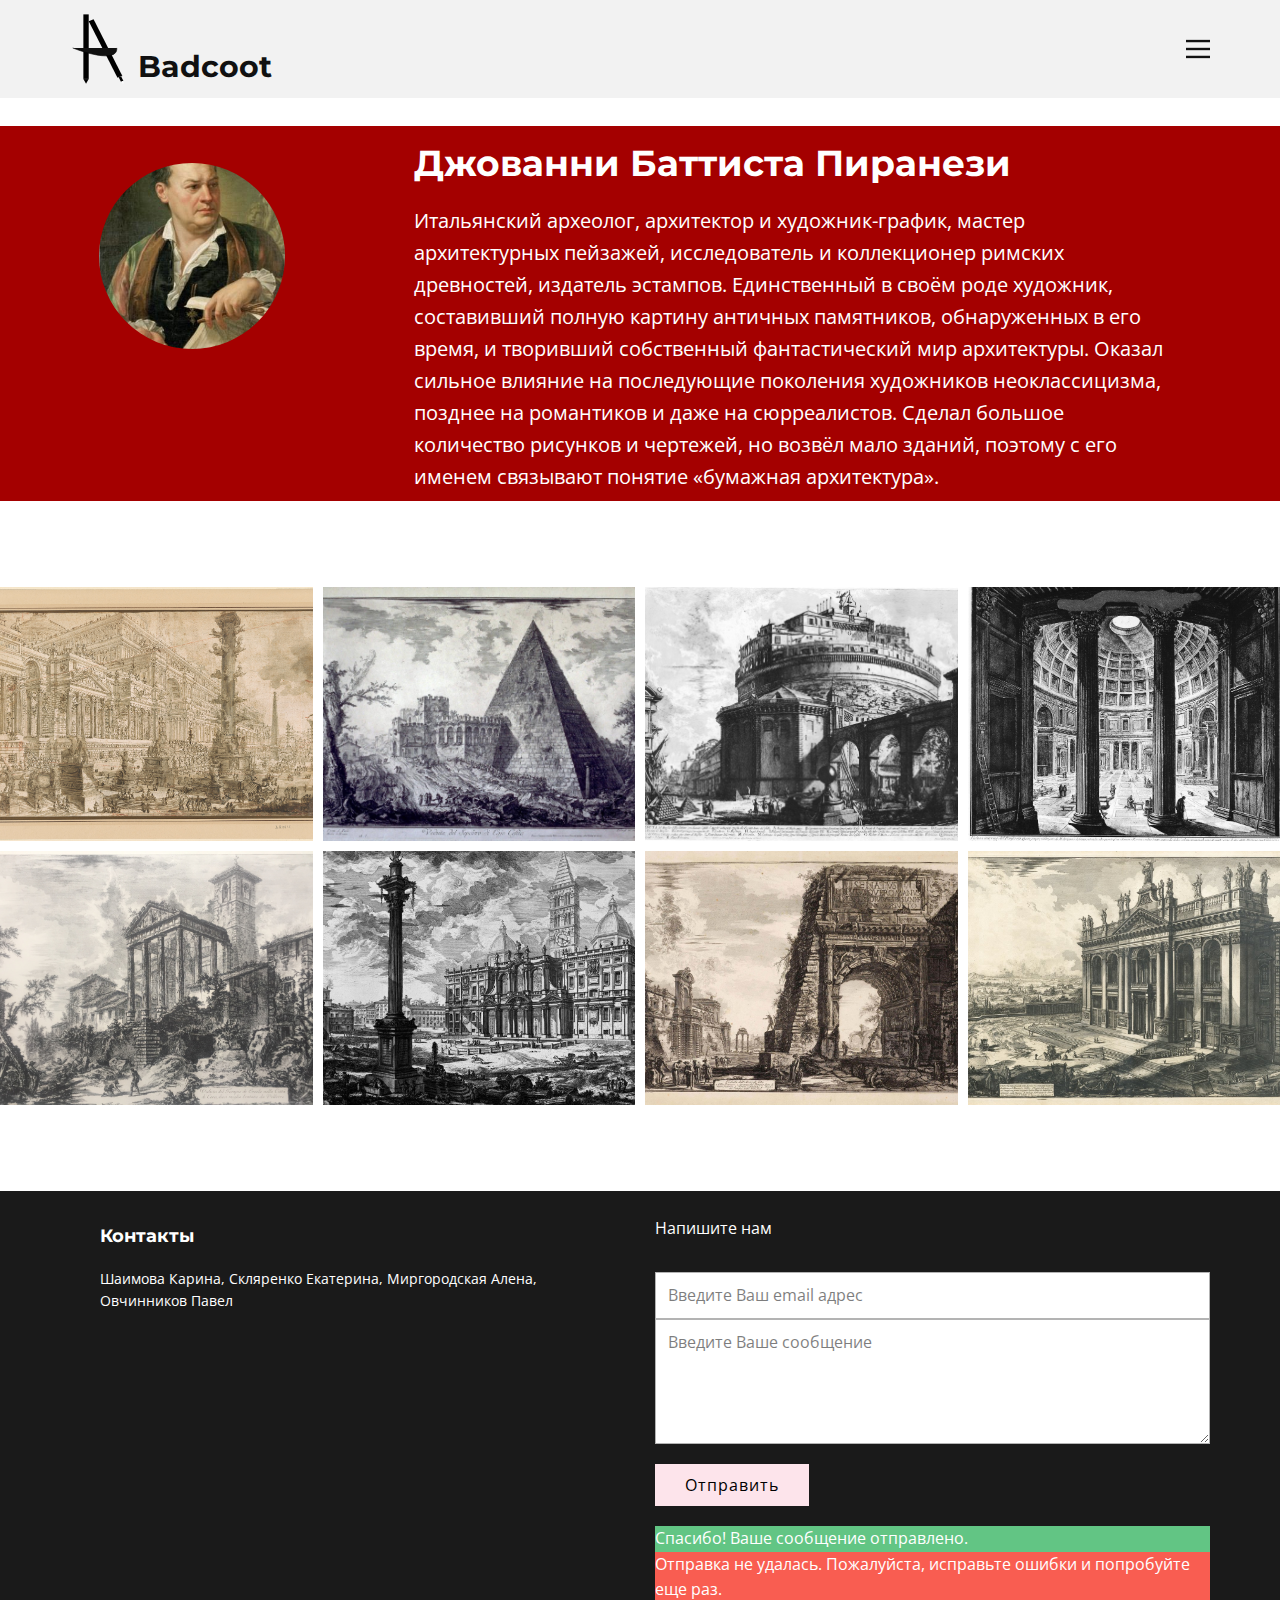
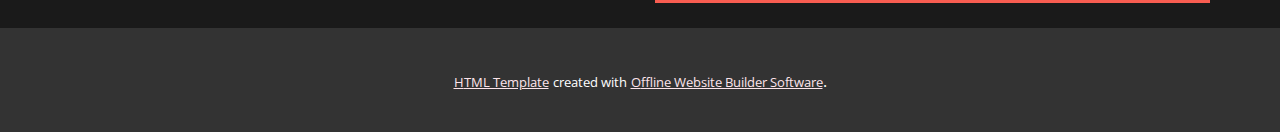
<file: Страница-с-художником.html>
<!DOCTYPE html>
<html style="font-size: 16px;">
  <head>
    <meta name="viewport" content="width=device-width, initial-scale=1.0">
    <meta charset="utf-8">
    <meta name="keywords" content="About Us">
    <meta name="description" content="">
    <meta name="page_type" content="np-template-header-footer-from-plugin">
    <title>Страница с художником</title>
    <link rel="stylesheet" href="nicepage.css" media="screen">
<link rel="stylesheet" href="Страница-с-художником.css" media="screen">
    <script class="u-script" type="text/javascript" src="jquery-1.9.1.min.js" defer=""></script>
    <script class="u-script" type="text/javascript" src="nicepage.js" defer=""></script>
    <meta name="generator" content="Nicepage 3.15.4, nicepage.com">
    <link id="u-theme-google-font" rel="stylesheet" href="https://fonts.googleapis.com/css?family=Montserrat:100,100i,200,200i,300,300i,400,400i,500,500i,600,600i,700,700i,800,800i,900,900i|Open+Sans:300,300i,400,400i,600,600i,700,700i,800,800i">
    
    
    
    <script type="application/ld+json">{
		"@context": "http://schema.org",
		"@type": "Organization",
		"name": "",
		"url": "index.html"
}</script>
    <meta property="og:title" content="Страница с художником">
    <meta property="og:type" content="website">
    <meta name="theme-color" content="#eb0043">
    <link rel="canonical" href="index.html">
    <meta property="og:url" content="index.html">
  </head>
  <body class="u-body"><header class="u-clearfix u-grey-5 u-header u-header" id="sec-6ef0"><div class="u-align-left u-clearfix u-sheet u-sheet-1">
        <nav class="u-menu u-menu-dropdown u-offcanvas u-menu-1" data-responsive-from="XL">
          <div class="menu-collapse">
            <a class="u-button-style u-nav-link" href="#" style="padding: 4px 0px; font-size: calc(1em + 8px);">
              <svg class="u-svg-link" preserveAspectRatio="xMidYMin slice" viewBox="0 0 302 302" style="undefined"><use xlink:href="#svg-a760"></use></svg>
              <svg xmlns="http://www.w3.org/2000/svg" xmlns:xlink="http://www.w3.org/1999/xlink" version="1.1" id="svg-a760" x="0px" y="0px" viewBox="0 0 302 302" style="enable-background:new 0 0 302 302;" xml:space="preserve" class="u-svg-content"><g><rect y="36" width="302" height="30"></rect><rect y="236" width="302" height="30"></rect><rect y="136" width="302" height="30"></rect>
</g><g></g><g></g><g></g><g></g><g></g><g></g><g></g><g></g><g></g><g></g><g></g><g></g><g></g><g></g><g></g></svg>
            </a>
          </div>
          <div class="u-custom-menu u-nav-container">
            <ul class="u-nav u-spacing-25 u-unstyled u-nav-1"><li class="u-nav-item"><a class="u-button-style u-nav-link" href="index.html" style="padding: 8px 0px;">Главная</a>
</li><li class="u-nav-item"><a class="u-button-style u-nav-link" href="Картины.html" style="padding: 8px 0px;">Картины</a>
</li><li class="u-nav-item"><a class="u-button-style u-nav-link" href="О-компании.html" style="padding: 8px 0px;">О компании</a>
</li><li class="u-nav-item"><a class="u-button-style u-nav-link" href="Художники.html" style="padding: 8px 0px;">Художники</a>
</li></ul>
          </div>
          <div class="u-custom-menu u-nav-container-collapse">
            <div class="u-black u-container-style u-inner-container-layout u-opacity u-opacity-95 u-sidenav">
              <div class="u-sidenav-overflow">
                <div class="u-menu-close"></div>
                <ul class="u-align-center u-nav u-popupmenu-items u-unstyled u-nav-2"><li class="u-nav-item"><a class="u-button-style u-nav-link" href="Главная.html" style="padding: 8px 0px;">Главная</a>
</li><li class="u-nav-item"><a class="u-button-style u-nav-link" href="Картины.html" style="padding: 8px 0px;">Картины</a>
</li><li class="u-nav-item"><a class="u-button-style u-nav-link" href="О-компании.html" style="padding: 8px 0px;">О компании</a>
</li><li class="u-nav-item"><a class="u-button-style u-nav-link" href="Художники.html" style="padding: 8px 0px;">Художники</a>
</li></ul>
              </div>
            </div>
            <div class="u-black u-menu-overlay u-opacity u-opacity-70"></div>
          </div>
        </nav>
        <h3 class="u-headline u-text u-text-1">
          <a href="/">Badcoot</a>
        </h3><span class="u-icon u-icon-rectangle u-icon-1" data-href="/Главная.html" data-page-id="410489"><svg class="u-svg-link" preserveAspectRatio="xMidYMin slice" viewBox="0 0 228 171" style=""><use xlink:href="#svg-9891"></use></svg><svg class="u-svg-content" viewBox="0 0 228 171" id="svg-9891"><rect x="23.2654" y="25.0244" width="9.30612" height="112.61" fill="black"></rect><path d="M27.9184 145.976L32.5715 137.634H23.2654L27.9184 145.976Z" fill="black"></path><line x1="23.2654" y1="137.484" x2="32.5715" y2="137.484" stroke="white" stroke-width="0.3"></line><rect width="9.14789" height="110.691" transform="matrix(0.92595 -0.377647 0.452652 0.891687 32.5714 36.8205)" fill="black"></rect><line y1="-0.15" x2="9.14789" y2="-0.15" transform="matrix(0.92595 -0.377647 0.452652 0.891687 82.6759 135.522)" stroke="white" stroke-width="0.3"></line><rect width="4.57394" height="8.5147" transform="matrix(0.92595 -0.377647 -0.452652 -0.891687 88.6476 142.251)" fill="black"></rect><rect width="2.28697" height="4.25735" transform="matrix(0.92595 -0.377647 0.452652 0.891687 89.7066 141.819)" fill="white"></rect><path d="M4.65308 83.4146C31.0204 93.8414 83.2898 108.439 81.4286 83.4146" stroke="black"></path></svg></span>
      </div></header>
    <section class="u-clearfix u-section-1" id="sec-e5d5">
      <div class="u-clearfix u-expanded-width u-gutter-0 u-layout-wrap u-layout-wrap-1">
        <div class="u-layout">
          <div class="u-layout-row">
            <div class="u-align-center u-container-style u-custom-color-1 u-layout-cell u-left-cell u-size-18 u-layout-cell-1">
              <div class="u-container-layout u-container-layout-1">
                <div alt="" class="u-image u-image-circle u-image-1" src="" data-image-width="256" data-image-height="256"></div>
              </div>
            </div>
            <div class="u-align-left u-container-style u-custom-color-1 u-layout-cell u-right-cell u-size-42 u-layout-cell-2">
              <div class="u-container-layout u-container-layout-2">
                <h2 class="u-text u-text-1">Джованни Баттиста Пиранези</h2>
                <p class="u-text u-text-2">Итальянский археолог, архитектор и художник-график, мастер архитектурных пейзажей, исследователь и коллекционер римских древностей, издатель эстампов. Единственный в своём роде художник, составивший полную картину античных памятников, обнаруженных в его время, и творивший собственный фантастический мир архитектуры.
                  Оказал сильное влияние на последующие поколения художников неоклассицизма, позднее на романтиков и даже на сюрреалистов. Сделал большое количество рисунков и чертежей, но возвёл мало зданий, поэтому с его именем связывают понятие «бумажная архитектура».</p>
              </div>
            </div>
          </div>
        </div>
      </div>
    </section>
    <section class="u-clearfix u-valign-middle-sm u-valign-middle-xs u-section-2" id="carousel_b160">
      <div class="u-expanded-width u-gallery u-layout-grid u-lightbox u-no-transition u-show-text-on-hover u-gallery-1">
        <div class="u-gallery-inner u-gallery-inner-1">
          <div class="u-effect-fade u-gallery-item">
            <div class="u-back-slide" data-image-width="1000" data-image-height="1500">
              <img class="u-back-image u-expanded u-back-image-1" src="images/pir1.jpg">
            </div>
            <div class="u-over-slide u-shading u-over-slide-1">
              <h3 class="u-gallery-heading"></h3>
              <p class="u-gallery-text"></p>
            </div>
          </div>
          <div class="u-effect-fade u-gallery-item">
            <div class="u-back-slide" data-image-width="1000" data-image-height="1500">
              <img class="u-back-image u-expanded u-back-image-2" src="images/pir2.jpg">
            </div>
            <div class="u-over-slide u-shading u-over-slide-2">
              <h3 class="u-gallery-heading"></h3>
              <p class="u-gallery-text"></p>
            </div>
          </div>
          <div class="u-effect-fade u-gallery-item">
            <div class="u-back-slide" data-image-width="1000" data-image-height="1500">
              <img class="u-back-image u-expanded" src="images/pir3.jpg">
            </div>
            <div class="u-over-slide u-shading u-over-slide-3">
              <h3 class="u-gallery-heading"></h3>
              <p class="u-gallery-text"></p>
            </div>
          </div>
          <div class="u-effect-fade u-gallery-item">
            <div class="u-back-slide" data-image-width="1125" data-image-height="1500">
              <img class="u-back-image u-expanded" src="images/pir4.jpg">
            </div>
            <div class="u-over-slide u-shading u-over-slide-4">
              <h3 class="u-gallery-heading"></h3>
              <p class="u-gallery-text"></p>
            </div>
          </div>
          <div class="u-effect-fade u-gallery-item u-gallery-item-5">
            <div class="u-back-slide" data-image-width="1125" data-image-height="1500">
              <img class="u-back-image u-expanded" src="images/pir5.jpg">
            </div>
            <div class="u-over-slide u-shading u-over-slide-5">
              <h3 class="u-gallery-heading"></h3>
              <p class="u-gallery-text"></p>
            </div>
          </div>
          <div class="u-effect-fade u-gallery-item u-gallery-item-6">
            <div class="u-back-slide" data-image-width="1000" data-image-height="1500">
              <img class="u-back-image u-expanded u-back-image-6" src="images/pir6.jpg">
            </div>
            <div class="u-over-slide u-shading u-over-slide-6">
              <h3 class="u-gallery-heading"></h3>
              <p class="u-gallery-text"></p>
            </div>
          </div>
          <div class="u-effect-fade u-gallery-item">
            <div class="u-back-slide" data-image-width="1001" data-image-height="1500">
              <img class="u-back-image u-expanded" src="images/pir7.jpg">
            </div>
            <div class="u-over-slide u-shading u-over-slide-7">
              <h3 class="u-gallery-heading"></h3>
              <p class="u-gallery-text"></p>
            </div>
          </div>
          <div class="u-effect-fade u-gallery-item">
            <div class="u-back-slide" data-image-width="1000" data-image-height="1500">
              <img class="u-back-image u-expanded" src="images/pir8.jpg">
            </div>
            <div class="u-over-slide u-shading u-over-slide-8">
              <h3 class="u-gallery-heading"></h3>
              <p class="u-gallery-text"></p>
            </div>
          </div>
        </div>
      </div>
    </section>
    
    
    <footer class="u-clearfix u-footer u-grey-90" id="sec-caa8"><div class="u-clearfix u-sheet u-sheet-1">
        <div class="u-clearfix u-expanded-width-lg u-expanded-width-md u-expanded-width-xl u-expanded-width-xs u-gutter-30 u-layout-wrap u-layout-wrap-1">
          <div class="u-gutter-0 u-layout">
            <div class="u-layout-row">
              <div class="u-align-left-sm u-align-left-xs u-container-style u-layout-cell u-size-30 u-layout-cell-1">
                <div class="u-container-layout u-valign-middle-xs u-valign-top-lg u-valign-top-md u-valign-top-sm u-valign-top-xl u-container-layout-1">
                  <h6 class="u-custom-font u-heading-font u-text u-text-1">Контакты</h6>
                  <p class="u-align-left-lg u-align-left-md u-small-text u-text u-text-variant u-text-2">Шаимова Карина, Скляренко Екатерина, Миргородская Алена, Овчинников Павел</p>
                </div>
              </div>
              <div class="u-align-left-sm u-align-left-xs u-container-style u-layout-cell u-right-cell u-size-30 u-layout-cell-2">
                <div class="u-container-layout u-valign-middle-xs u-container-lpir1.jpg   <h6 class="u-custom-font u-heading-font u-text u-text-3">Напишите нам<div class="u-expanded-width u-form u-form-1">
                    <form action="https://nicepage.com/editor/Forms/Process" mepir1.jpgrfix u-form-spacing-10 u-form-vertical u-innerpir1.jpgpx" source="email" name="form">
                      <input type="hidden" id="siteId" name="siteId" value="410pir1.jpg   <input type="hidden" id="pageId" name="pageId" value="410pir1.jpg   <div class="u-form-group u-form-name">
                        <label for="name-949d" class="u-form-control-hidden u-lpir1.jpg                 <input type="text" placeholder="Введите Ваше имя" id="npir1.jpgss="u-border-1 u-border-grey-30 u-input u-input-rectpir1.jpg">
                      </div>
                      <div class="u-form-email u-form-group">
                        <label for="email-949d" class="u-form-control-hidden u-label">Эл. почта</label>
                        <input type="email" placeholder="Введите Ваш email адрес" id="email-949d" name="email" class="u-border-1 u-border-grey-30 u-input u-input-rectangle u-white" required="">
                      </div>
                      <div class="u-form-group u-form-message">
                        <label for="message-949d" class="u-form-control-hidden u-label">Сообщение</label>
                        <textarea placeholder="Введите Ваше сообщение" rows="4" cols="50" id="message-949d" name="message" class="u-border-1 u-border-grey-30 u-input u-input-rectangle u-white" required=""></textarea>
                      </div>
                      <div class="u-align-left u-form-group u-form-submit">
                        <a href="#" class="u-btn u-btn-submit u-button-style">Отправить</a>
                        <input type="submit" value="submit" class="u-form-control-hidden">
                      </div>
                      <div class="u-form-send-message u-form-send-success"> Спасибо! Ваше сообщение отправлено. </div>
                      <div class="u-form-send-error u-form-send-message"> Отправка не удалась. Пожалуйста, исправьте ошибки и попробуйте еще раз. </div>
                      <input type="hidden" value="" name="recaptchaResponse">
                    </form>
                  </div>
                </div>
              </div>
            </div>
          </div>
        </div>
      </div></footer>
    <section class="u-backlink u-clearfix u-grey-80">
      <a class="u-link" href="https://nicepage.com/html-templates" target="_blank">
        <span>HTML Template</span>
      </a>
      <p class="u-text">
        <span>created with</span>
      </p>
      <a class="u-link" href="https://nicepage.com/" target="_blank">
        <span>Offline Website Builder Software</span>
      </a>. 
    </section>
  </body>
</html>
</file>
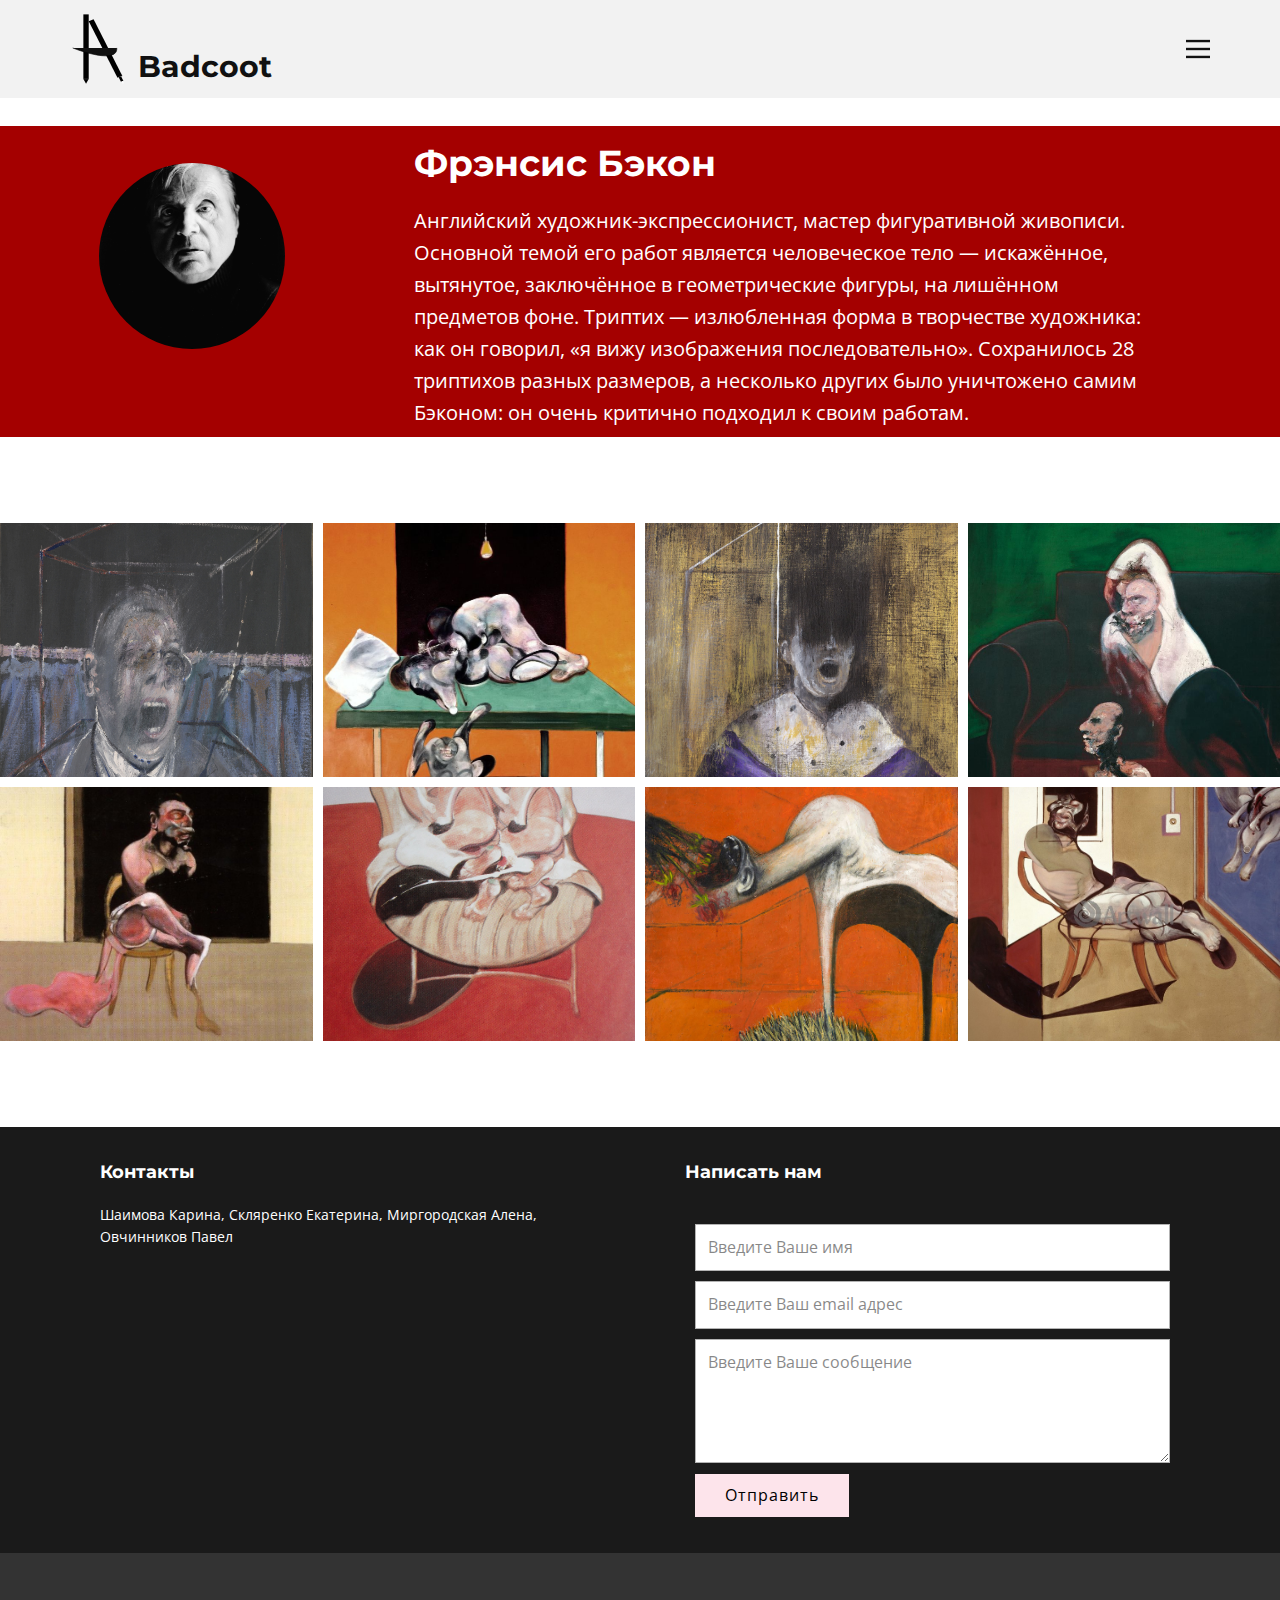
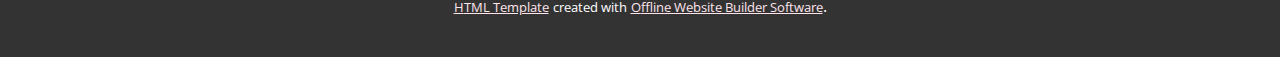
<file: Страница-с-художником2.html>
<!DOCTYPE html>
<html style="font-size: 16px;">
  <head>
    <meta name="viewport" content="width=device-width, initial-scale=1.0">
    <meta charset="utf-8">
    <meta name="keywords" content="About Us">
    <meta name="description" content="">
    <meta name="page_type" content="np-template-header-footer-from-plugin">
    <title>Страница с художником</title>
    <link rel="stylesheet" href="nicepage.css" media="screen">
<link rel="stylesheet" href="Страница-с-художником2.css" media="screen">
    <script class="u-script" type="text/javascript" src="jquery-1.9.1.min.js" defer=""></script>
    <script class="u-script" type="text/javascript" src="nicepage.js" defer=""></script>
    <meta name="generator" content="Nicepage 3.15.4, nicepage.com">
    <link id="u-theme-google-font" rel="stylesheet" href="https://fonts.googleapis.com/css?family=Montserrat:100,100i,200,200i,300,300i,400,400i,500,500i,600,600i,700,700i,800,800i,900,900i|Open+Sans:300,300i,400,400i,600,600i,700,700i,800,800i">
    
    
    
    <script type="application/ld+json">{
		"@context": "http://schema.org",
		"@type": "Organization",
		"name": "",
		"url": "index.html"
}</script>
    <meta property="og:title" content="Страница с художником">
    <meta property="og:type" content="website">
    <meta name="theme-color" content="#eb0043">
    <link rel="canonical" href="index.html">
    <meta property="og:url" content="index.html">
  </head>
  <body class="u-body"><header class="u-clearfix u-grey-5 u-header u-header" id="sec-6ef0"><div class="u-align-left u-clearfix u-sheet u-sheet-1">
        <nav class="u-menu u-menu-dropdown u-offcanvas u-menu-1" data-responsive-from="XL">
          <div class="menu-collapse">
            <a class="u-button-style u-nav-link" href="#" style="padding: 4px 0px; font-size: calc(1em + 8px);">
              <svg class="u-svg-link" preserveAspectRatio="xMidYMin slice" viewBox="0 0 302 302" style="undefined"><use xlink:href="#svg-a760"></use></svg>
              <svg xmlns="http://www.w3.org/2000/svg" xmlns:xlink="http://www.w3.org/1999/xlink" version="1.1" id="svg-a760" x="0px" y="0px" viewBox="0 0 302 302" style="enable-background:new 0 0 302 302;" xml:space="preserve" class="u-svg-content"><g><rect y="36" width="302" height="30"></rect><rect y="236" width="302" height="30"></rect><rect y="136" width="302" height="30"></rect>
</g><g></g><g></g><g></g><g></g><g></g><g></g><g></g><g></g><g></g><g></g><g></g><g></g><g></g><g></g><g></g></svg>
            </a>
          </div>
          <div class="u-custom-menu u-nav-container">
            <ul class="u-nav u-spacing-25 u-unstyled u-nav-1"><li class="u-nav-item"><a class="u-button-style u-nav-link" href="index.html" style="padding: 8px 0px;">Главная</a>
</li><li class="u-nav-item"><a class="u-button-style u-nav-link" href="Картины.html" style="padding: 8px 0px;">Картины</a>
</li><li class="u-nav-item"><a class="u-button-style u-nav-link" href="О-компании.html" style="padding: 8px 0px;">О компании</a>
</li><li class="u-nav-item"><a class="u-button-style u-nav-link" href="Художники.html" style="padding: 8px 0px;">Художники</a>
</li></ul>
          </div>
          <div class="u-custom-menu u-nav-container-collapse">
            <div class="u-black u-container-style u-inner-container-layout u-opacity u-opacity-95 u-sidenav">
              <div class="u-sidenav-overflow">
                <div class="u-menu-close"></div>
                <ul class="u-align-center u-nav u-popupmenu-items u-unstyled u-nav-2"><li class="u-nav-item"><a class="u-button-style u-nav-link" href="Главная.html" style="padding: 8px 0px;">Главная</a>
</li><li class="u-nav-item"><a class="u-button-style u-nav-link" href="Картины.html" style="padding: 8px 0px;">Картины</a>
</li><li class="u-nav-item"><a class="u-button-style u-nav-link" href="О-компании.html" style="padding: 8px 0px;">О компании</a>
</li><li class="u-nav-item"><a class="u-button-style u-nav-link" href="Художники.html" style="padding: 8px 0px;">Художники</a>
</li></ul>
              </div>
            </div>
            <div class="u-black u-menu-overlay u-opacity u-opacity-70"></div>
          </div>
        </nav>
        <h3 class="u-headline u-text u-text-1">
          <a href="/">Badcoot</a>
        </h3><span class="u-icon u-icon-rectangle u-icon-1" data-href="/Главная.html" data-page-id="410489"><svg class="u-svg-link" preserveAspectRatio="xMidYMin slice" viewBox="0 0 228 171" style=""><use xlink:href="#svg-9891"></use></svg><svg class="u-svg-content" viewBox="0 0 228 171" id="svg-9891"><rect x="23.2654" y="25.0244" width="9.30612" height="112.61" fill="black"></rect><path d="M27.9184 145.976L32.5715 137.634H23.2654L27.9184 145.976Z" fill="black"></path><line x1="23.2654" y1="137.484" x2="32.5715" y2="137.484" stroke="white" stroke-width="0.3"></line><rect width="9.14789" height="110.691" transform="matrix(0.92595 -0.377647 0.452652 0.891687 32.5714 36.8205)" fill="black"></rect><line y1="-0.15" x2="9.14789" y2="-0.15" transform="matrix(0.92595 -0.377647 0.452652 0.891687 82.6759 135.522)" stroke="white" stroke-width="0.3"></line><rect width="4.57394" height="8.5147" transform="matrix(0.92595 -0.377647 -0.452652 -0.891687 88.6476 142.251)" fill="black"></rect><rect width="2.28697" height="4.25735" transform="matrix(0.92595 -0.377647 0.452652 0.891687 89.7066 141.819)" fill="white"></rect><path d="M4.65308 83.4146C31.0204 93.8414 83.2898 108.439 81.4286 83.4146" stroke="black"></path></svg></span>
      </div></header>
    <section class="u-clearfix u-section-1" id="sec-e5d5">
      <div class="u-clearfix u-expanded-width u-gutter-0 u-layout-wrap u-layout-wrap-1">
        <div class="u-layout">
          <div class="u-layout-row">
            <div class="u-align-center u-container-style u-custom-color-1 u-layout-cell u-left-cell u-size-18 u-layout-cell-1">
              <div class="u-container-layout u-container-layout-1">
                <div alt="" class="u-image u-image-circle u-image-1" src="" data-image-width="256" data-image-height="256"></div>
              </div>
            </div>
            <div class="u-align-left u-container-style u-custom-color-1 u-layout-cell u-right-cell u-size-42 u-layout-cell-2">
              <div class="u-container-layout u-container-layout-2">
                <h2 class="u-text u-text-1">Фрэнсис Бэкон</h2>
                <p class="u-text u-text-2">Английский художник-экспрессионист, мастер фигуративной живописи. Основной темой его работ является человеческое тело — искажённое, вытянутое, заключённое в геометрические фигуры, на лишённом предметов фоне. Триптих — излюбленная форма в творчестве художника: как он говорил, «я вижу изображения последовательно». Сохранилось 28 триптихов разных размеров, а несколько других было уничтожено самим Бэконом: он очень критично подходил к своим работам.</p>
              </div>
            </div>
          </div>
        </div>
      </div>
    </section>
    <section class="u-clearfix u-valign-middle-sm u-valign-middle-xs u-section-2" id="carousel_b160">
      <div class="u-expanded-width u-gallery u-layout-grid u-lightbox u-no-transition u-show-text-on-hover u-gallery-1">
        <div class="u-gallery-inner u-gallery-inner-1">
          <div class="u-effect-fade u-gallery-item">
            <div class="u-back-slide" data-image-width="1000" data-image-height="1500">
              <img class="u-back-image u-expanded u-back-image-1" src="images/frans.jpg">
            </div>
            <div class="u-over-slide u-shading u-over-slide-1">
              <h3 class="u-gallery-heading"></h3>
              <p class="u-gallery-text"></p>
            </div>
          </div>
          <div class="u-effect-fade u-gallery-item">
            <div class="u-back-slide" data-image-width="1000" data-image-height="1500">
              <img class="u-back-image u-expanded u-back-image-2" src="images/frans1.jpg">
            </div>
            <div class="u-over-slide u-shading u-over-slide-2">
              <h3 class="u-gallery-heading"></h3>
              <p class="u-gallery-text"></p>
            </div>
          </div>
          <div class="u-effect-fade u-gallery-item">
            <div class="u-back-slide" data-image-width="1000" data-image-height="1500">
              <img class="u-back-image u-expanded" src="images/frans2.jpg">
            </div>
            <div class="u-over-slide u-shading u-over-slide-3">
              <h3 class="u-gallery-heading"></h3>
              <p class="u-gallery-text"></p>
            </div>
          </div>
          <div class="u-effect-fade u-gallery-item">
            <div class="u-back-slide" data-image-width="1125" data-image-height="1500">
              <img class="u-back-image u-expanded" src="images/frans3.png">
            </div>
            <div class="u-over-slide u-shading u-over-slide-4">
              <h3 class="u-gallery-heading"></h3>
              <p class="u-gallery-text"></p>
            </div>
          </div>
          <div class="u-effect-fade u-gallery-item u-gallery-item-5">
            <div class="u-back-slide" data-image-width="1125" data-image-height="1500">
              <img class="u-back-image u-expanded" src="images/frans4.jpg">
            </div>
            <div class="u-over-slide u-shading u-over-slide-5">
              <h3 class="u-gallery-heading"></h3>
              <p class="u-gallery-text"></p>
            </div>
          </div>
          <div class="u-effect-fade u-gallery-item u-gallery-item-6">
            <div class="u-back-slide" data-image-width="1000" data-image-height="1500">
              <img class="u-back-image u-expanded u-back-image-6" src="images/frans5.jpg">
            </div>
            <div class="u-over-slide u-shading u-over-slide-6">
              <h3 class="u-gallery-heading"></h3>
              <p class="u-gallery-text"></p>
            </div>
          </div>
          <div class="u-effect-fade u-gallery-item">
            <div class="u-back-slide" data-image-width="1001" data-image-height="1500">
              <img class="u-back-image u-expanded" src="images/frans6.jpg">
            </div>
            <div class="u-over-slide u-shading u-over-slide-7">
              <h3 class="u-gallery-heading"></h3>
              <p class="u-gallery-text"></p>
            </div>
          </div>
          <div class="u-effect-fade u-gallery-item">
            <div class="u-back-slide" data-image-width="1000" data-image-height="1500">
              <img class="u-back-image u-expanded" src="images/frans7.jpg">
            </div>
            <div class="u-over-slide u-shading u-over-slide-8">
              <h3 class="u-gallery-heading"></h3>
              <p class="u-gallery-text"></p>
            </div>
          </div>
        </div>
      </div>
    </section>
    
    
    <footer class="u-clearfix u-footer u-grey-90" id="sec-caa8"><div class="u-clearfix u-sheet u-sheet-1">
        <div class="u-clearfix u-expanded-width-lg u-expanded-width-md u-expanded-width-xl u-expanded-width-xs u-gutter-30 u-layout-wrap u-layout-wrap-1">
          <div class="u-gutter-0 u-layout">
            <div class="u-layout-row">
              <div class="u-align-left-sm u-align-left-xs u-container-style u-layout-cell u-size-30 u-layout-cell-1">
                <div class="u-container-layout u-valign-middle-xs u-valign-top-lg u-valign-top-md u-valign-top-sm u-valign-top-xl u-container-layout-1">
                  <h6 class="u-custom-font u-heading-font u-text u-text-1">Контакты</h6>
                  <p class="u-align-left-lg u-align-left-md u-small-text u-text u-text-variant u-text-2">Шаимова Карина, Скляренко Екатерина, Миргородская Алена, Овчинников Павел</p>
                </div>
              </div>
              <div class="u-align-left-sm u-align-left-xs u-container-style u-layout-cell u-right-cell u-size-30 u-layout-cell-2">
                <div class="u-container-layout u-valign-middle-xs u-container-layout-2">
                  <h6 class="u-custom-font u-heading-font u-text u-text-3">Написать нам</h6>
                  <div class="u-expanded-width u-form u-form-1">
                    <form action="https://nicepage.com/editor/Forms/Process" method="POST" class="u-clearfix u-form-spacing-10 u-form-vertical u-inner-form" style="padding: 10px" source="email" name="form">
                      <input type="hidden" id="siteId" name="siteId" value="410488">
                      <input type="hidden" id="pageId" name="pageId" value="410489">
                      <div class="u-form-group u-form-name">
                        <label for="name-949d" class="u-form-control-hidden u-label">Имя</label>
                        <input type="text" placeholder="Введите Ваше имя" id="name-949d" name="name" class="u-border-1 u-border-grey-30 u-input u-input-rectangle u-white" required="">
                      </div>
                      <div class="u-form-email u-form-group">
                        <label for="email-949d" class="u-form-control-hidden u-label">Эл. почта</label>
                        <input type="email" placeholder="Введите Ваш email адрес" id="email-949d" name="email" class="u-border-1 u-border-grey-30 u-input u-input-rectangle u-white" required="">
                      </div>
                      <div class="u-form-group u-form-message">
                        <label for="message-949d" class="u-form-control-hidden u-label">Сообщение</label>
                        <textarea placeholder="Введите Ваше сообщение" rows="4" cols="50" id="message-949d" name="message" class="u-border-1 u-border-grey-30 u-input u-input-rectangle u-white" required=""></textarea>
                      </div>
                      <div class="u-align-left u-form-group u-form-submit">
                        <a href="#" class="u-btn u-btn-submit u-button-style">Отправить</a>
                        <input type="submit" value="submit" class="u-form-control-hidden">
                      </div>
                      <div class="u-form-send-message u-form-send-success"> Спасибо! Ваше сообщение отправлено. </div>
                      <div class="u-form-send-error u-form-send-message"> Отправка не удалась. Пожалуйста, исправьте ошибки и попробуйте еще раз. </div>
                      <input type="hidden" value="" name="recaptchaResponse">
                    </form>
                  </div>
                </div>
              </div>
            </div>
          </div>
        </div>
      </div></footer>
    <section class="u-backlink u-clearfix u-grey-80">
      <a class="u-link" href="https://nicepage.com/html-templates" target="_blank">
        <span>HTML Template</span>
      </a>
      <p class="u-text">
        <span>created with</span>
      </p>
      <a class="u-link" href="https://nicepage.com/" target="_blank">
        <span>Offline Website Builder Software</span>
      </a>. 
    </section>
  </body>
</html>
</file>
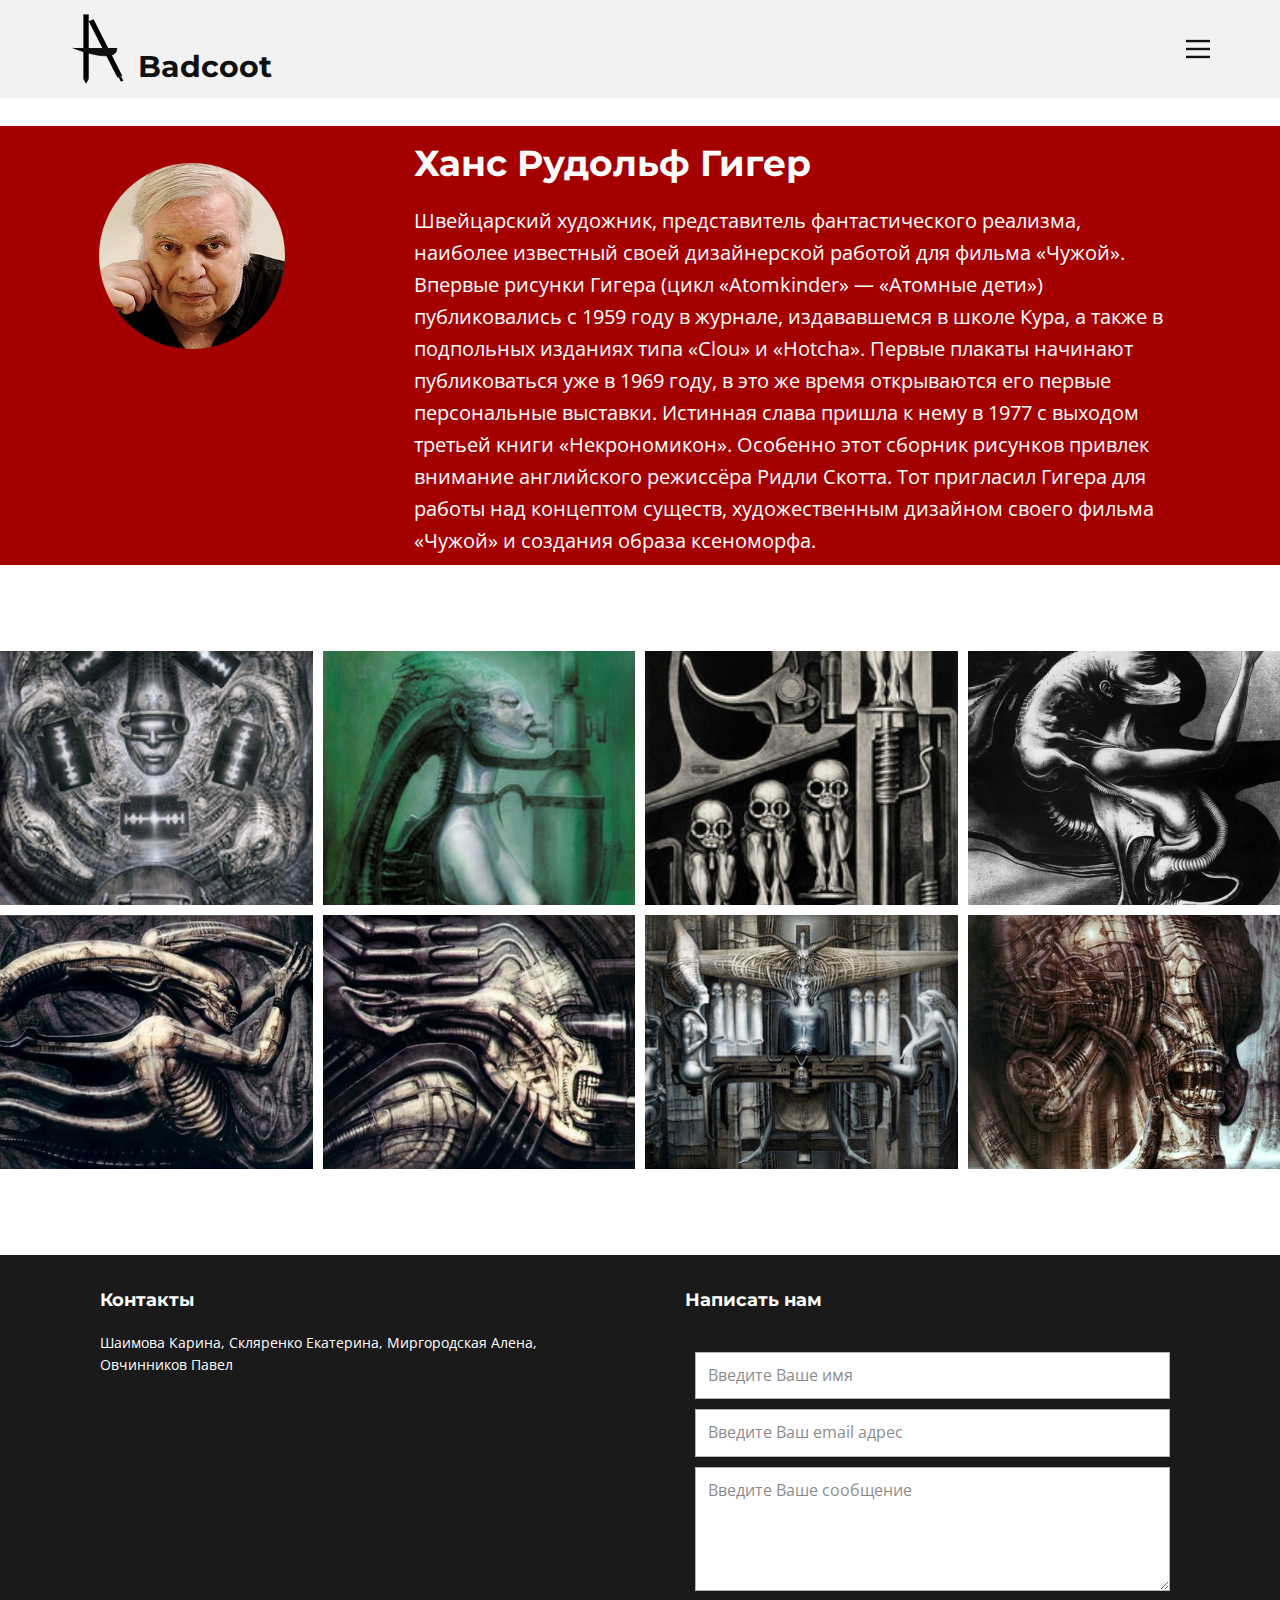
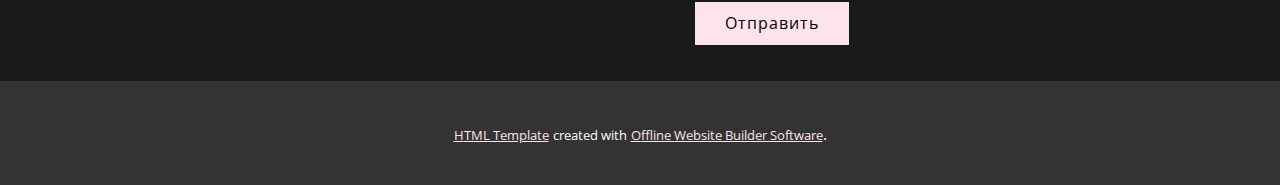
<file: Страница-с-художником3.html>
<!DOCTYPE html>
<html style="font-size: 16px;">
  <head>
    <meta name="viewport" content="width=device-width, initial-scale=1.0">
    <meta charset="utf-8">
    <meta name="keywords" content="About Us">
    <meta name="description" content="">
    <meta name="page_type" content="np-template-header-footer-from-plugin">
    <title>Страница с художником</title>
    <link rel="stylesheet" href="nicepage.css" media="screen">
<link rel="stylesheet" href="Страница-с-художником3.css" media="screen">
    <script class="u-script" type="text/javascript" src="jquery-1.9.1.min.js" defer=""></script>
    <script class="u-script" type="text/javascript" src="nicepage.js" defer=""></script>
    <meta name="generator" content="Nicepage 3.15.4, nicepage.com">
    <link id="u-theme-google-font" rel="stylesheet" href="https://fonts.googleapis.com/css?family=Montserrat:100,100i,200,200i,300,300i,400,400i,500,500i,600,600i,700,700i,800,800i,900,900i|Open+Sans:300,300i,400,400i,600,600i,700,700i,800,800i">
    
    
    
    <script type="application/ld+json">{
		"@context": "http://schema.org",
		"@type": "Organization",
		"name": "",
		"url": "index.html"
}</script>
    <meta property="og:title" content="Страница с художником">
    <meta property="og:type" content="website">
    <meta name="theme-color" content="#eb0043">
    <link rel="canonical" href="index.html">
    <meta property="og:url" content="index.html">
  </head>
  <body class="u-body"><header class="u-clearfix u-grey-5 u-header u-header" id="sec-6ef0"><div class="u-align-left u-clearfix u-sheet u-sheet-1">
        <nav class="u-menu u-menu-dropdown u-offcanvas u-menu-1" data-responsive-from="XL">
          <div class="menu-collapse">
            <a class="u-button-style u-nav-link" href="#" style="padding: 4px 0px; font-size: calc(1em + 8px);">
              <svg class="u-svg-link" preserveAspectRatio="xMidYMin slice" viewBox="0 0 302 302" style="undefined"><use xlink:href="#svg-a760"></use></svg>
              <svg xmlns="http://www.w3.org/2000/svg" xmlns:xlink="http://www.w3.org/1999/xlink" version="1.1" id="svg-a760" x="0px" y="0px" viewBox="0 0 302 302" style="enable-background:new 0 0 302 302;" xml:space="preserve" class="u-svg-content"><g><rect y="36" width="302" height="30"></rect><rect y="236" width="302" height="30"></rect><rect y="136" width="302" height="30"></rect>
</g><g></g><g></g><g></g><g></g><g></g><g></g><g></g><g></g><g></g><g></g><g></g><g></g><g></g><g></g><g></g></svg>
            </a>
          </div>
          <div class="u-custom-menu u-nav-container">
            <ul class="u-nav u-spacing-25 u-unstyled u-nav-1"><li class="u-nav-item"><a class="u-button-style u-nav-link" href="index.html" style="padding: 8px 0px;">Главная</a>
</li><li class="u-nav-item"><a class="u-button-style u-nav-link" href="Картины.html" style="padding: 8px 0px;">Картины</a>
</li><li class="u-nav-item"><a class="u-button-style u-nav-link" href="О-компании.html" style="padding: 8px 0px;">О компании</a>
</li><li class="u-nav-item"><a class="u-button-style u-nav-link" href="Художники.html" style="padding: 8px 0px;">Художники</a>
</li></ul>
          </div>
          <div class="u-custom-menu u-nav-container-collapse">
            <div class="u-black u-container-style u-inner-container-layout u-opacity u-opacity-95 u-sidenav">
              <div class="u-sidenav-overflow">
                <div class="u-menu-close"></div>
                <ul class="u-align-center u-nav u-popupmenu-items u-unstyled u-nav-2"><li class="u-nav-item"><a class="u-button-style u-nav-link" href="Главная.html" style="padding: 8px 0px;">Главная</a>
</li><li class="u-nav-item"><a class="u-button-style u-nav-link" href="Картины.html" style="padding: 8px 0px;">Картины</a>
</li><li class="u-nav-item"><a class="u-button-style u-nav-link" href="О-компании.html" style="padding: 8px 0px;">О компании</a>
</li><li class="u-nav-item"><a class="u-button-style u-nav-link" href="Художники.html" style="padding: 8px 0px;">Художники</a>
</li></ul>
              </div>
            </div>
            <div class="u-black u-menu-overlay u-opacity u-opacity-70"></div>
          </div>
        </nav>
        <h3 class="u-headline u-text u-text-1">
          <a href="/">Badcoot</a>
        </h3><span class="u-icon u-icon-rectangle u-icon-1" data-href="/Главная.html" data-page-id="410489"><svg class="u-svg-link" preserveAspectRatio="xMidYMin slice" viewBox="0 0 228 171" style=""><use xlink:href="#svg-9891"></use></svg><svg class="u-svg-content" viewBox="0 0 228 171" id="svg-9891"><rect x="23.2654" y="25.0244" width="9.30612" height="112.61" fill="black"></rect><path d="M27.9184 145.976L32.5715 137.634H23.2654L27.9184 145.976Z" fill="black"></path><line x1="23.2654" y1="137.484" x2="32.5715" y2="137.484" stroke="white" stroke-width="0.3"></line><rect width="9.14789" height="110.691" transform="matrix(0.92595 -0.377647 0.452652 0.891687 32.5714 36.8205)" fill="black"></rect><line y1="-0.15" x2="9.14789" y2="-0.15" transform="matrix(0.92595 -0.377647 0.452652 0.891687 82.6759 135.522)" stroke="white" stroke-width="0.3"></line><rect width="4.57394" height="8.5147" transform="matrix(0.92595 -0.377647 -0.452652 -0.891687 88.6476 142.251)" fill="black"></rect><rect width="2.28697" height="4.25735" transform="matrix(0.92595 -0.377647 0.452652 0.891687 89.7066 141.819)" fill="white"></rect><path d="M4.65308 83.4146C31.0204 93.8414 83.2898 108.439 81.4286 83.4146" stroke="black"></path></svg></span>
      </div></header>
    <section class="u-clearfix u-section-1" id="sec-e5d5">
      <div class="u-clearfix u-expanded-width u-gutter-0 u-layout-wrap u-layout-wrap-1">
        <div class="u-layout">
          <div class="u-layout-row">
            <div class="u-align-center u-container-style u-custom-color-1 u-layout-cell u-left-cell u-size-18 u-layout-cell-1">
              <div class="u-container-layout u-container-layout-1">
                <div alt="" class="u-image u-image-circle u-image-1" src="" data-image-width="256" data-image-height="256"></div>
              </div>
            </div>
            <div class="u-align-left u-container-style u-custom-color-1 u-layout-cell u-right-cell u-size-42 u-layout-cell-2">
              <div class="u-container-layout u-container-layout-2">
                <h2 class="u-text u-text-1">Ханс Рудольф Гигер</h2>
                <p class="u-text u-text-2">Швейцарский художник, представитель фантастического реализма, наиболее известный своей дизайнерской работой для фильма «Чужой». Впервые рисунки Гигера (цикл «Atomkinder» — «Атомные дети») публиковались с 1959 году в журнале, издававшемся в школе Кура, а также в подпольных изданиях типа «Clou» и «Hotcha». Первые плакаты начинают публиковаться уже в 1969 году, в это же время открываются его первые персональные выставки. Истинная слава пришла к нему в 1977 с выходом третьей книги «Некрономикон». Особенно этот сборник рисунков привлек внимание английского режиссёра Ридли Скотта. Тот пригласил Гигера для работы над концептом существ, художественным дизайном своего фильма «Чужой» и создания образа ксеноморфа.</p>
              </div>
            </div>
          </div>
        </div>
      </div>
    </section>
    <section class="u-clearfix u-valign-middle-sm u-valign-middle-xs u-section-2" id="carousel_b160">
      <div class="u-expanded-width u-gallery u-layout-grid u-lightbox u-no-transition u-show-text-on-hover u-gallery-1">
        <div class="u-gallery-inner u-gallery-inner-1">
          <div class="u-effect-fade u-gallery-item">
            <div class="u-back-slide" data-image-width="1000" data-image-height="1500">
              <img class="u-back-image u-expanded u-back-image-1" src="images/giger1.jpg">
            </div>
            <div class="u-over-slide u-shading u-over-slide-1">
              <h3 class="u-gallery-heading"></h3>
              <p class="u-gallery-text"></p>
            </div>
          </div>
          <div class="u-effect-fade u-gallery-item">
            <div class="u-back-slide" data-image-width="1000" data-image-height="1500">
              <img class="u-back-image u-expanded u-back-image-2" src="images/giger2.jpg">
            </div>
            <div class="u-over-slide u-shading u-over-slide-2">
              <h3 class="u-gallery-heading"></h3>
              <p class="u-gallery-text"></p>
            </div>
          </div>
          <div class="u-effect-fade u-gallery-item">
            <div class="u-back-slide" data-image-width="1000" data-image-height="1500">
              <img class="u-back-image u-expanded" src="images/giger3.jpg">
            </div>
            <div class="u-over-slide u-shading u-over-slide-3">
              <h3 class="u-gallery-heading"></h3>
              <p class="u-gallery-text"></p>
            </div>
          </div>
          <div class="u-effect-fade u-gallery-item">
            <div class="u-back-slide" data-image-width="1125" data-image-height="1500">
              <img class="u-back-image u-expanded" src="images/giger4.webp">
            </div>
            <div class="u-over-slide u-shading u-over-slide-4">
              <h3 class="u-gallery-heading"></h3>
              <p class="u-gallery-text"></p>
            </div>
          </div>
          <div class="u-effect-fade u-gallery-item u-gallery-item-5">
            <div class="u-back-slide" data-image-width="1125" data-image-height="1500">
              <img class="u-back-image u-expanded" src="images/giger5.jpg">
            </div>
            <div class="u-over-slide u-shading u-over-slide-5">
              <h3 class="u-gallery-heading"></h3>
              <p class="u-gallery-text"></p>
            </div>
          </div>
          <div class="u-effect-fade u-gallery-item u-gallery-item-6">
            <div class="u-back-slide" data-image-width="1000" data-image-height="1500">
              <img class="u-back-image u-expanded u-back-image-6" src="images/giger6.jpg">
            </div>
            <div class="u-over-slide u-shading u-over-slide-6">
              <h3 class="u-gallery-heading"></h3>
              <p class="u-gallery-text"></p>
            </div>
          </div>
          <div class="u-effect-fade u-gallery-item">
            <div class="u-back-slide" data-image-width="1001" data-image-height="1500">
              <img class="u-back-image u-expanded" src="images/giger8.jpg">
            </div>
            <div class="u-over-slide u-shading u-over-slide-7">
              <h3 class="u-gallery-heading"></h3>
              <p class="u-gallery-text"></p>
            </div>
          </div>
          <div class="u-effect-fade u-gallery-item">
            <div class="u-back-slide" data-image-width="1000" data-image-height="1500">
              <img class="u-back-image u-expanded" src="images/giger9.jpg">
            </div>
            <div class="u-over-slide u-shading u-over-slide-8">
              <h3 class="u-gallery-heading"></h3>
              <p class="u-gallery-text"></p>
            </div>
          </div>
        </div>
      </div>
    </section>
    
    
    <footer class="u-clearfix u-footer u-grey-90" id="sec-caa8"><div class="u-clearfix u-sheet u-sheet-1">
        <div class="u-clearfix u-expanded-width-lg u-expanded-width-md u-expanded-width-xl u-expanded-width-xs u-gutter-30 u-layout-wrap u-layout-wrap-1">
          <div class="u-gutter-0 u-layout">
            <div class="u-layout-row">
              <div class="u-align-left-sm u-align-left-xs u-container-style u-layout-cell u-size-30 u-layout-cell-1">
                <div class="u-container-layout u-valign-middle-xs u-valign-top-lg u-valign-top-md u-valign-top-sm u-valign-top-xl u-container-layout-1">
                  <h6 class="u-custom-font u-heading-font u-text u-text-1">Контакты</h6>
                  <p class="u-align-left-lg u-align-left-md u-small-text u-text u-text-variant u-text-2">Шаимова Карина, Скляренко Екатерина, Миргородская Алена, Овчинников Павел</p>
                </div>
              </div>
              <div class="u-align-left-sm u-align-left-xs u-container-style u-layout-cell u-right-cell u-size-30 u-layout-cell-2">
                <div class="u-container-layout u-valign-middle-xs u-container-layout-2">
                  <h6 class="u-custom-font u-heading-font u-text u-text-3">Написать нам</h6>
                  <div class="u-expanded-width u-form u-form-1">
                    <form action="https://nicepage.com/editor/Forms/Process" method="POST" class="u-clearfix u-form-spacing-10 u-form-vertical u-inner-form" style="padding: 10px" source="email" name="form">
                      <input type="hidden" id="siteId" name="siteId" value="410488">
                      <input type="hidden" id="pageId" name="pageId" value="410489">
                      <div class="u-form-group u-form-name">
                        <label for="name-949d" class="u-form-control-hidden u-label">Имя</label>
                        <input type="text" placeholder="Введите Ваше имя" id="name-949d" name="name" class="u-border-1 u-border-grey-30 u-input u-input-rectangle u-white" required="">
                      </div>
                      <div class="u-form-email u-form-group">
                        <label for="email-949d" class="u-form-control-hidden u-label">Эл. почта</label>
                        <input type="email" placeholder="Введите Ваш email адрес" id="email-949d" name="email" class="u-border-1 u-border-grey-30 u-input u-input-rectangle u-white" required="">
                      </div>
                      <div class="u-form-group u-form-message">
                        <label for="message-949d" class="u-form-control-hidden u-label">Сообщение</label>
                        <textarea placeholder="Введите Ваше сообщение" rows="4" cols="50" id="message-949d" name="message" class="u-border-1 u-border-grey-30 u-input u-input-rectangle u-white" required=""></textarea>
                      </div>
                      <div class="u-align-left u-form-group u-form-submit">
                        <a href="#" class="u-btn u-btn-submit u-button-style">Отправить</a>
                        <input type="submit" value="submit" class="u-form-control-hidden">
                      </div>
                      <div class="u-form-send-message u-form-send-success"> Спасибо! Ваше сообщение отправлено. </div>
                      <div class="u-form-send-error u-form-send-message"> Отправка не удалась. Пожалуйста, исправьте ошибки и попробуйте еще раз. </div>
                      <input type="hidden" value="" name="recaptchaResponse">
                    </form>
                  </div>
                </div>
              </div>
            </div>
          </div>
        </div>
      </div></footer>
    <section class="u-backlink u-clearfix u-grey-80">
      <a class="u-link" href="https://nicepage.com/html-templates" target="_blank">
        <span>HTML Template</span>
      </a>
      <p class="u-text">
        <span>created with</span>
      </p>
      <a class="u-link" href="https://nicepage.com/" target="_blank">
        <span>Offline Website Builder Software</span>
      </a>. 
    </section>
  </body>
</html>
</file>
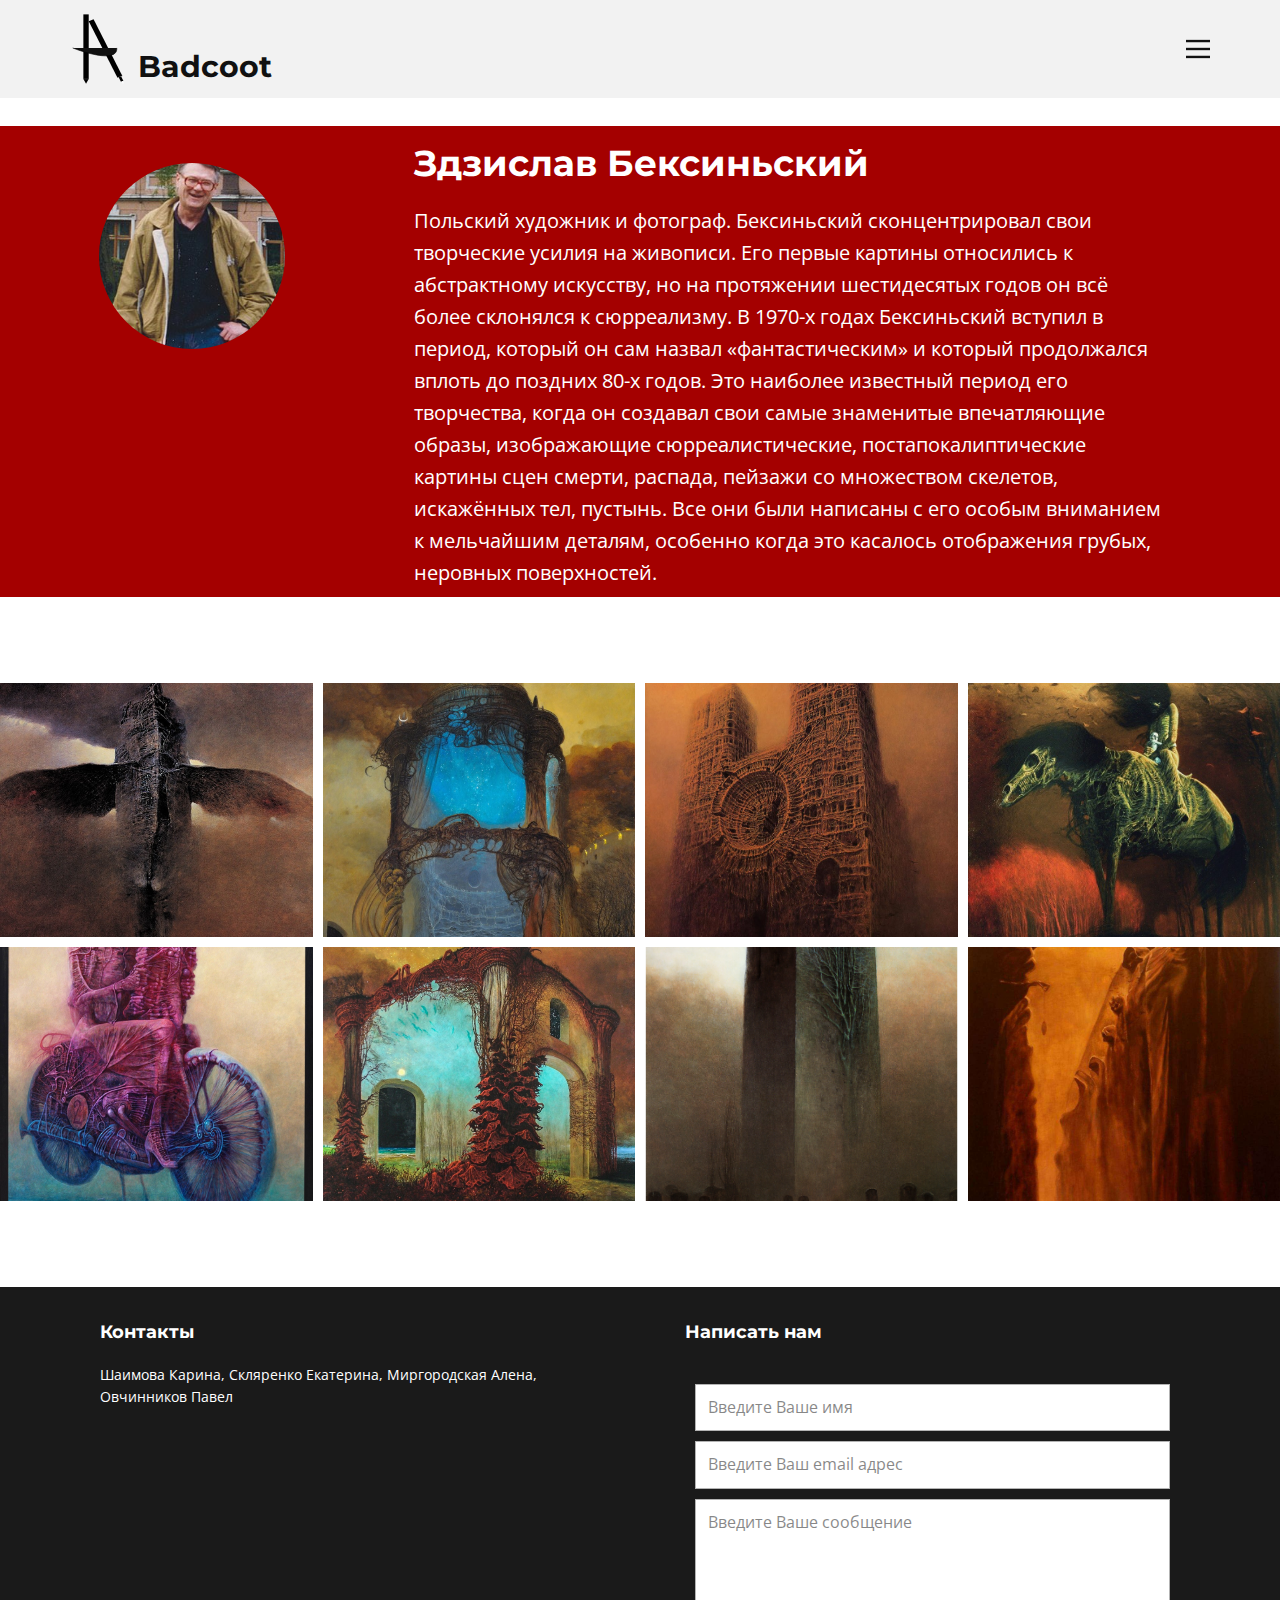
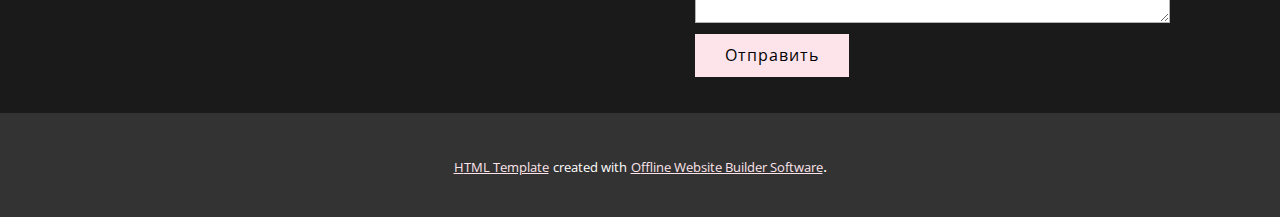
<file: Страница-с-художником4.html>
<!DOCTYPE html>
<html style="font-size: 16px;">
  <head>
    <meta name="viewport" content="width=device-width, initial-scale=1.0">
    <meta charset="utf-8">
    <meta name="keywords" content="About Us">
    <meta name="description" content="">
    <meta name="page_type" content="np-template-header-footer-from-plugin">
    <title>Страница с художником</title>
    <link rel="stylesheet" href="nicepage.css" media="screen">
<link rel="stylesheet" href="Страница-с-художником4.css" media="screen">
    <script class="u-script" type="text/javascript" src="jquery-1.9.1.min.js" defer=""></script>
    <script class="u-script" type="text/javascript" src="nicepage.js" defer=""></script>
    <meta name="generator" content="Nicepage 3.15.4, nicepage.com">
    <link id="u-theme-google-font" rel="stylesheet" href="https://fonts.googleapis.com/css?family=Montserrat:100,100i,200,200i,300,300i,400,400i,500,500i,600,600i,700,700i,800,800i,900,900i|Open+Sans:300,300i,400,400i,600,600i,700,700i,800,800i">
    
    
    
    <script type="application/ld+json">{
		"@context": "http://schema.org",
		"@type": "Organization",
		"name": "",
		"url": "index.html"
}</script>
    <meta property="og:title" content="Страница с художником">
    <meta property="og:type" content="website">
    <meta name="theme-color" content="#eb0043">
    <link rel="canonical" href="index.html">
    <meta property="og:url" content="index.html">
  </head>
  <body class="u-body"><header class="u-clearfix u-grey-5 u-header u-header" id="sec-6ef0"><div class="u-align-left u-clearfix u-sheet u-sheet-1">
        <nav class="u-menu u-menu-dropdown u-offcanvas u-menu-1" data-responsive-from="XL">
          <div class="menu-collapse">
            <a class="u-button-style u-nav-link" href="#" style="padding: 4px 0px; font-size: calc(1em + 8px);">
              <svg class="u-svg-link" preserveAspectRatio="xMidYMin slice" viewBox="0 0 302 302" style="undefined"><use xlink:href="#svg-a760"></use></svg>
              <svg xmlns="http://www.w3.org/2000/svg" xmlns:xlink="http://www.w3.org/1999/xlink" version="1.1" id="svg-a760" x="0px" y="0px" viewBox="0 0 302 302" style="enable-background:new 0 0 302 302;" xml:space="preserve" class="u-svg-content"><g><rect y="36" width="302" height="30"></rect><rect y="236" width="302" height="30"></rect><rect y="136" width="302" height="30"></rect>
</g><g></g><g></g><g></g><g></g><g></g><g></g><g></g><g></g><g></g><g></g><g></g><g></g><g></g><g></g><g></g></svg>
            </a>
          </div>
          <div class="u-custom-menu u-nav-container">
            <ul class="u-nav u-spacing-25 u-unstyled u-nav-1"><li class="u-nav-item"><a class="u-button-style u-nav-link" href="index.html" style="padding: 8px 0px;">Главная</a>
</li><li class="u-nav-item"><a class="u-button-style u-nav-link" href="Картины.html" style="padding: 8px 0px;">Картины</a>
</li><li class="u-nav-item"><a class="u-button-style u-nav-link" href="О-компании.html" style="padding: 8px 0px;">О компании</a>
</li><li class="u-nav-item"><a class="u-button-style u-nav-link" href="Художники.html" style="padding: 8px 0px;">Художники</a>
</li></ul>
          </div>
          <div class="u-custom-menu u-nav-container-collapse">
            <div class="u-black u-container-style u-inner-container-layout u-opacity u-opacity-95 u-sidenav">
              <div class="u-sidenav-overflow">
                <div class="u-menu-close"></div>
                <ul class="u-align-center u-nav u-popupmenu-items u-unstyled u-nav-2"><li class="u-nav-item"><a class="u-button-style u-nav-link" href="Главная.html" style="padding: 8px 0px;">Главная</a>
</li><li class="u-nav-item"><a class="u-button-style u-nav-link" href="Картины.html" style="padding: 8px 0px;">Картины</a>
</li><li class="u-nav-item"><a class="u-button-style u-nav-link" href="О-компании.html" style="padding: 8px 0px;">О компании</a>
</li><li class="u-nav-item"><a class="u-button-style u-nav-link" href="Художники.html" style="padding: 8px 0px;">Художники</a>
</li></ul>
              </div>
            </div>
            <div class="u-black u-menu-overlay u-opacity u-opacity-70"></div>
          </div>
        </nav>
        <h3 class="u-headline u-text u-text-1">
          <a href="/">Badcoot</a>
        </h3><span class="u-icon u-icon-rectangle u-icon-1" data-href="/Главная.html" data-page-id="410489"><svg class="u-svg-link" preserveAspectRatio="xMidYMin slice" viewBox="0 0 228 171" style=""><use xlink:href="#svg-9891"></use></svg><svg class="u-svg-content" viewBox="0 0 228 171" id="svg-9891"><rect x="23.2654" y="25.0244" width="9.30612" height="112.61" fill="black"></rect><path d="M27.9184 145.976L32.5715 137.634H23.2654L27.9184 145.976Z" fill="black"></path><line x1="23.2654" y1="137.484" x2="32.5715" y2="137.484" stroke="white" stroke-width="0.3"></line><rect width="9.14789" height="110.691" transform="matrix(0.92595 -0.377647 0.452652 0.891687 32.5714 36.8205)" fill="black"></rect><line y1="-0.15" x2="9.14789" y2="-0.15" transform="matrix(0.92595 -0.377647 0.452652 0.891687 82.6759 135.522)" stroke="white" stroke-width="0.3"></line><rect width="4.57394" height="8.5147" transform="matrix(0.92595 -0.377647 -0.452652 -0.891687 88.6476 142.251)" fill="black"></rect><rect width="2.28697" height="4.25735" transform="matrix(0.92595 -0.377647 0.452652 0.891687 89.7066 141.819)" fill="white"></rect><path d="M4.65308 83.4146C31.0204 93.8414 83.2898 108.439 81.4286 83.4146" stroke="black"></path></svg></span>
      </div></header>
    <section class="u-clearfix u-section-1" id="sec-e5d5">
      <div class="u-clearfix u-expanded-width u-gutter-0 u-layout-wrap u-layout-wrap-1">
        <div class="u-layout">
          <div class="u-layout-row">
            <div class="u-align-center u-container-style u-custom-color-1 u-layout-cell u-left-cell u-size-18 u-layout-cell-1">
              <div class="u-container-layout u-container-layout-1">
                <div alt="" class="u-image u-image-circle u-image-1" src="" data-image-width="256" data-image-height="256"></div>
              </div>
            </div>
            <div class="u-align-left u-container-style u-custom-color-1 u-layout-cell u-right-cell u-size-42 u-layout-cell-2">
              <div class="u-container-layout u-container-layout-2">
                <h2 class="u-text u-text-1">Здзислав Бексиньский</h2>
                <p class="u-text u-text-2">Польский художник и фотограф. Бексиньский сконцентрировал свои творческие усилия на живописи. Его первые картины относились к абстрактному искусству, но на протяжении шестидесятых годов он всё более склонялся к сюрреализму. В 1970-х годах Бексиньский вступил в период, который он сам назвал «фантастическим» и который продолжался вплоть до поздних 80-х годов. Это наиболее известный период его творчества, когда он создавал свои самые знаменитые впечатляющие образы, изображающие сюрреалистические, постапокалиптические картины сцен смерти, распада, пейзажи со множеством скелетов, искажённых тел, пустынь. Все они были написаны с его особым вниманием к мельчайшим деталям, особенно когда это касалось отображения грубых, неровных поверхностей.</p>
              </div>
            </div>
          </div>
        </div>
      </div>
    </section>
    <section class="u-clearfix u-valign-middle-sm u-valign-middle-xs u-section-2" id="carousel_b160">
      <div class="u-expanded-width u-gallery u-layout-grid u-lightbox u-no-transition u-show-text-on-hover u-gallery-1">
        <div class="u-gallery-inner u-gallery-inner-1">
          <div class="u-effect-fade u-gallery-item">
            <div class="u-back-slide" data-image-width="1000" data-image-height="1500">
              <img class="u-back-image u-expanded u-back-image-1" src="images/zdzislaw1.jpg">
            </div>
            <div class="u-over-slide u-shading u-over-slide-1">
              <h3 class="u-gallery-heading"></h3>
              <p class="u-gallery-text"></p>
            </div>
          </div>
          <div class="u-effect-fade u-gallery-item">
            <div class="u-back-slide" data-image-width="1000" data-image-height="1500">
              <img class="u-back-image u-expanded u-back-image-2" src="images/zdzislaw2.jpg">
            </div>
            <div class="u-over-slide u-shading u-over-slide-2">
              <h3 class="u-gallery-heading"></h3>
              <p class="u-gallery-text"></p>
            </div>
          </div>
          <div class="u-effect-fade u-gallery-item">
            <div class="u-back-slide" data-image-width="1000" data-image-height="1500">
              <img class="u-back-image u-expanded" src="images/zdzislaw3.jpg">
            </div>
            <div class="u-over-slide u-shading u-over-slide-3">
              <h3 class="u-gallery-heading"></h3>
              <p class="u-gallery-text"></p>
            </div>
          </div>
          <div class="u-effect-fade u-gallery-item">
            <div class="u-back-slide" data-image-width="1125" data-image-height="1500">
              <img class="u-back-image u-expanded" src="images/zdzislaw4.jpg">
            </div>
            <div class="u-over-slide u-shading u-over-slide-4">
              <h3 class="u-gallery-heading"></h3>
              <p class="u-gallery-text"></p>
            </div>
          </div>
          <div class="u-effect-fade u-gallery-item u-gallery-item-5">
            <div class="u-back-slide" data-image-width="1125" data-image-height="1500">
              <img class="u-back-image u-expanded" src="images/zdzislaw5.jpg">
            </div>
            <div class="u-over-slide u-shading u-over-slide-5">
              <h3 class="u-gallery-heading"></h3>
              <p class="u-gallery-text"></p>
            </div>
          </div>
          <div class="u-effect-fade u-gallery-item u-gallery-item-6">
            <div class="u-back-slide" data-image-width="1000" data-image-height="1500">
              <img class="u-back-image u-expanded u-back-image-6" src="images/zdzislaw6.jpg">
            </div>
            <div class="u-over-slide u-shading u-over-slide-6">
              <h3 class="u-gallery-heading"></h3>
              <p class="u-gallery-text"></p>
            </div>
          </div>
          <div class="u-effect-fade u-gallery-item">
            <div class="u-back-slide" data-image-width="1001" data-image-height="1500">
              <img class="u-back-image u-expanded" src="images/zdzislaw8.jpg">
            </div>
            <div class="u-over-slide u-shading u-over-slide-7">
              <h3 class="u-gallery-heading"></h3>
              <p class="u-gallery-text"></p>
            </div>
          </div>
          <div class="u-effect-fade u-gallery-item">
            <div class="u-back-slide" data-image-width="1000" data-image-height="1500">
              <img class="u-back-image u-expanded" src="images/zdzislaw9.jpg">
            </div>
            <div class="u-over-slide u-shading u-over-slide-8">
              <h3 class="u-gallery-heading"></h3>
              <p class="u-gallery-text"></p>
            </div>
          </div>
        </div>
      </div>
    </section>
    
    
    <footer class="u-clearfix u-footer u-grey-90" id="sec-caa8"><div class="u-clearfix u-sheet u-sheet-1">
        <div class="u-clearfix u-expanded-width-lg u-expanded-width-md u-expanded-width-xl u-expanded-width-xs u-gutter-30 u-layout-wrap u-layout-wrap-1">
          <div class="u-gutter-0 u-layout">
            <div class="u-layout-row">
              <div class="u-align-left-sm u-align-left-xs u-container-style u-layout-cell u-size-30 u-layout-cell-1">
                <div class="u-container-layout u-valign-middle-xs u-valign-top-lg u-valign-top-md u-valign-top-sm u-valign-top-xl u-container-layout-1">
                  <h6 class="u-custom-font u-heading-font u-text u-text-1">Контакты</h6>
                  <p class="u-align-left-lg u-align-left-md u-small-text u-text u-text-variant u-text-2">Шаимова Карина, Скляренко Екатерина, Миргородская Алена, Овчинников Павел</p>
                </div>
              </div>
              <div class="u-align-left-sm u-align-left-xs u-container-style u-layout-cell u-right-cell u-size-30 u-layout-cell-2">
                <div class="u-container-layout u-valign-middle-xs u-container-layout-2">
                  <h6 class="u-custom-font u-heading-font u-text u-text-3">Написать нам</h6>
                  <div class="u-expanded-width u-form u-form-1">
                    <form action="https://nicepage.com/editor/Forms/Process" method="POST" class="u-clearfix u-form-spacing-10 u-form-vertical u-inner-form" style="padding: 10px" source="email" name="form">
                      <input type="hidden" id="siteId" name="siteId" value="410488">
                      <input type="hidden" id="pageId" name="pageId" value="410489">
                      <div class="u-form-group u-form-name">
                        <label for="name-949d" class="u-form-control-hidden u-label">Имя</label>
                        <input type="text" placeholder="Введите Ваше имя" id="name-949d" name="name" class="u-border-1 u-border-grey-30 u-input u-input-rectangle u-white" required="">
                      </div>
                      <div class="u-form-email u-form-group">
                        <label for="email-949d" class="u-form-control-hidden u-label">Эл. почта</label>
                        <input type="email" placeholder="Введите Ваш email адрес" id="email-949d" name="email" class="u-border-1 u-border-grey-30 u-input u-input-rectangle u-white" required="">
                      </div>
                      <div class="u-form-group u-form-message">
                        <label for="message-949d" class="u-form-control-hidden u-label">Сообщение</label>
                        <textarea placeholder="Введите Ваше сообщение" rows="4" cols="50" id="message-949d" name="message" class="u-border-1 u-border-grey-30 u-input u-input-rectangle u-white" required=""></textarea>
                      </div>
                      <div class="u-align-left u-form-group u-form-submit">
                        <a href="#" class="u-btn u-btn-submit u-button-style">Отправить</a>
                        <input type="submit" value="submit" class="u-form-control-hidden">
                      </div>
                      <div class="u-form-send-message u-form-send-success"> Спасибо! Ваше сообщение отправлено. </div>
                      <div class="u-form-send-error u-form-send-message"> Отправка не удалась. Пожалуйста, исправьте ошибки и попробуйте еще раз. </div>
                      <input type="hidden" value="" name="recaptchaResponse">
                    </form>
                  </div>
                </div>
              </div>
            </div>
          </div>
        </div>
      </div></footer>
    <section class="u-backlink u-clearfix u-grey-80">
      <a class="u-link" href="https://nicepage.com/html-templates" target="_blank">
        <span>HTML Template</span>
      </a>
      <p class="u-text">
        <span>created with</span>
      </p>
      <a class="u-link" href="https://nicepage.com/" target="_blank">
        <span>Offline Website Builder Software</span>
      </a>. 
    </section>
  </body>
</html>
</file>
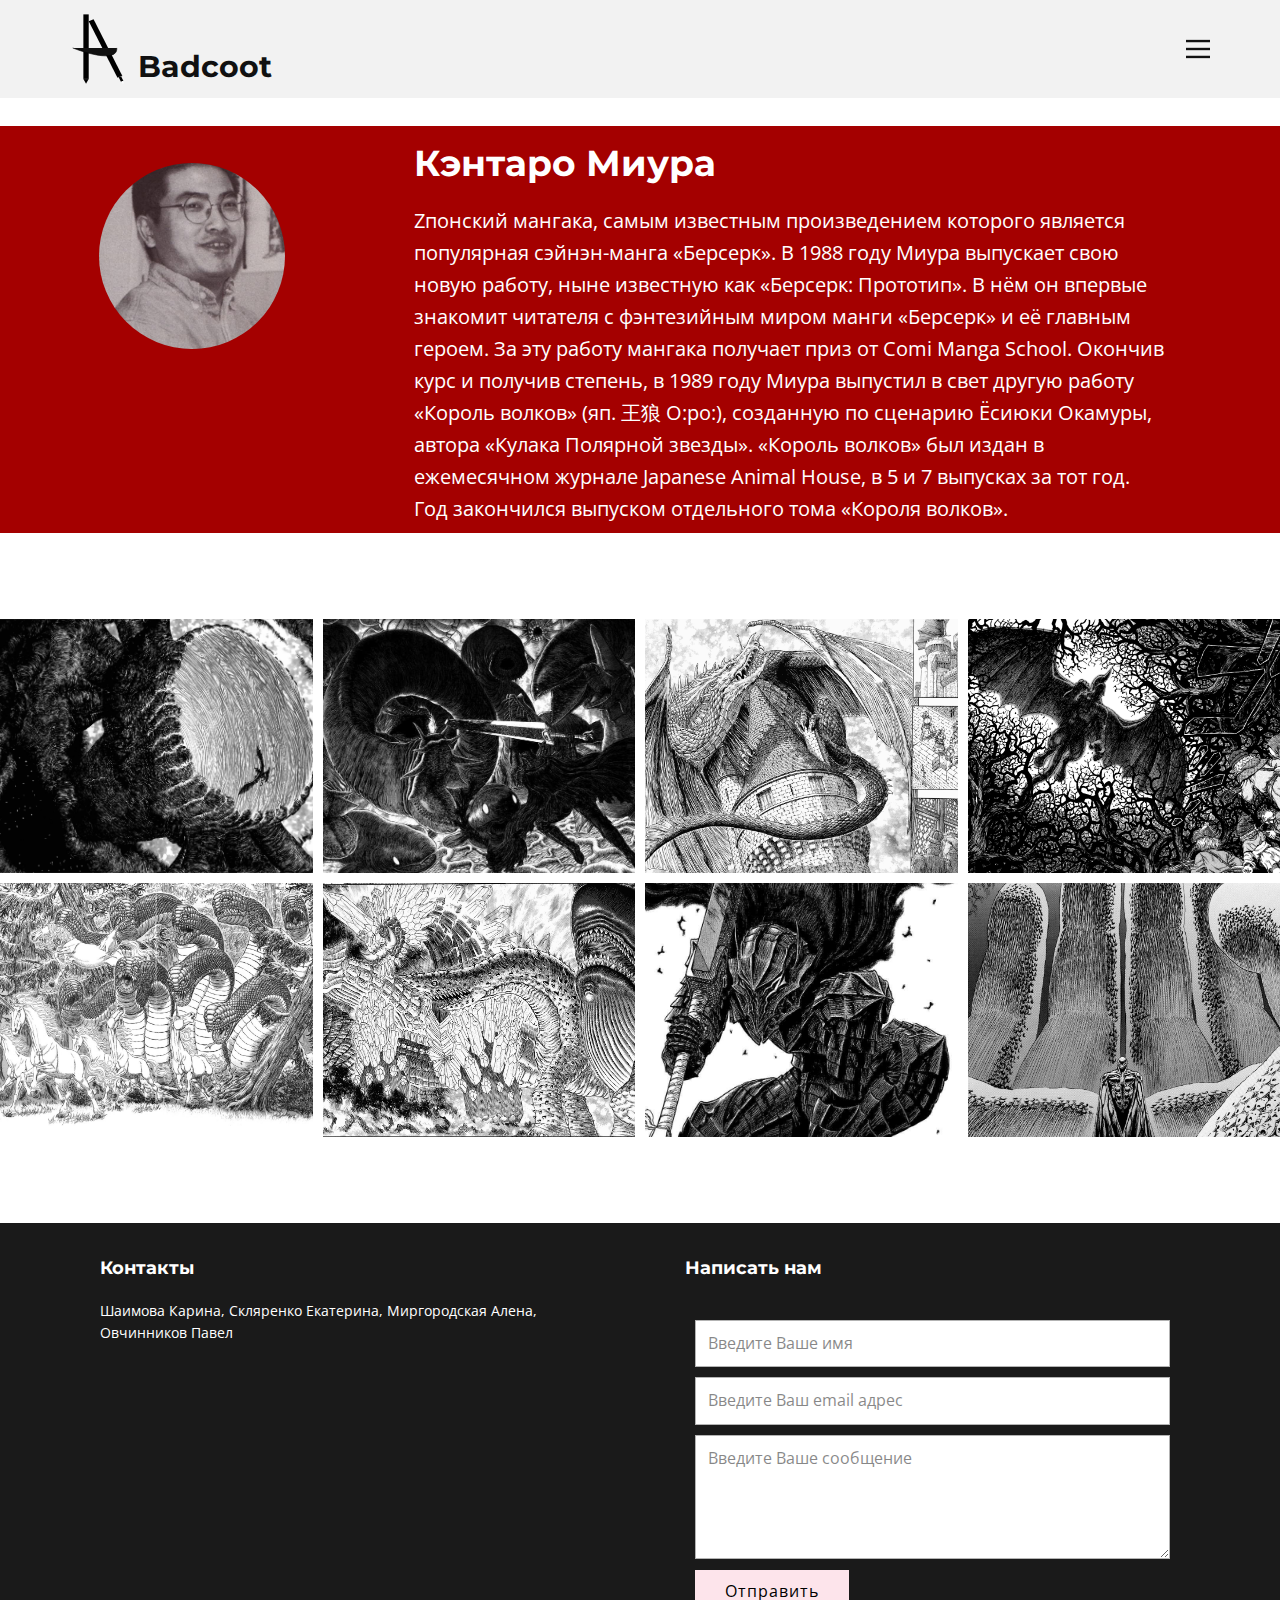
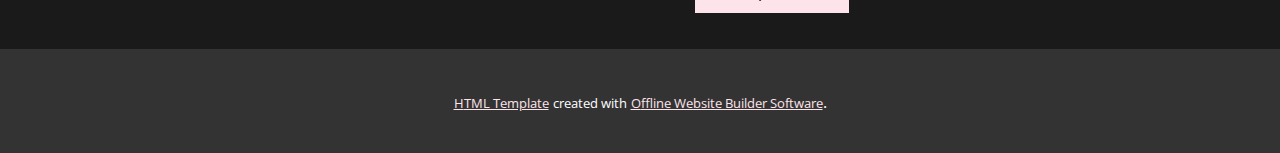
<file: Страница-с-художником5.html>
<!DOCTYPE html>
<html style="font-size: 16px;">
  <head>
    <meta name="viewport" content="width=device-width, initial-scale=1.0">
    <meta charset="utf-8">
    <meta name="keywords" content="About Us">
    <meta name="description" content="">
    <meta name="page_type" content="np-template-header-footer-from-plugin">
    <title>Страница с художником</title>
    <link rel="stylesheet" href="nicepage.css" media="screen">
<link rel="stylesheet" href="Страница-с-художником5.css" media="screen">
    <script class="u-script" type="text/javascript" src="jquery-1.9.1.min.js" defer=""></script>
    <script class="u-script" type="text/javascript" src="nicepage.js" defer=""></script>
    <meta name="generator" content="Nicepage 3.15.4, nicepage.com">
    <link id="u-theme-google-font" rel="stylesheet" href="https://fonts.googleapis.com/css?family=Montserrat:100,100i,200,200i,300,300i,400,400i,500,500i,600,600i,700,700i,800,800i,900,900i|Open+Sans:300,300i,400,400i,600,600i,700,700i,800,800i">
    
    
    
    <script type="application/ld+json">{
		"@context": "http://schema.org",
		"@type": "Organization",
		"name": "",
		"url": "index.html"
}</script>
    <meta property="og:title" content="Страница с художником">
    <meta property="og:type" content="website">
    <meta name="theme-color" content="#eb0043">
    <link rel="canonical" href="index.html">
    <meta property="og:url" content="index.html">
  </head>
  <body class="u-body"><header class="u-clearfix u-grey-5 u-header u-header" id="sec-6ef0"><div class="u-align-left u-clearfix u-sheet u-sheet-1">
        <nav class="u-menu u-menu-dropdown u-offcanvas u-menu-1" data-responsive-from="XL">
          <div class="menu-collapse">
            <a class="u-button-style u-nav-link" href="#" style="padding: 4px 0px; font-size: calc(1em + 8px);">
              <svg class="u-svg-link" preserveAspectRatio="xMidYMin slice" viewBox="0 0 302 302" style="undefined"><use xlink:href="#svg-a760"></use></svg>
              <svg xmlns="http://www.w3.org/2000/svg" xmlns:xlink="http://www.w3.org/1999/xlink" version="1.1" id="svg-a760" x="0px" y="0px" viewBox="0 0 302 302" style="enable-background:new 0 0 302 302;" xml:space="preserve" class="u-svg-content"><g><rect y="36" width="302" height="30"></rect><rect y="236" width="302" height="30"></rect><rect y="136" width="302" height="30"></rect>
</g><g></g><g></g><g></g><g></g><g></g><g></g><g></g><g></g><g></g><g></g><g></g><g></g><g></g><g></g><g></g></svg>
            </a>
          </div>
          <div class="u-custom-menu u-nav-container">
            <ul class="u-nav u-spacing-25 u-unstyled u-nav-1"><li class="u-nav-item"><a class="u-button-style u-nav-link" href="index.html" style="padding: 8px 0px;">Главная</a>
</li><li class="u-nav-item"><a class="u-button-style u-nav-link" href="Картины.html" style="padding: 8px 0px;">Картины</a>
</li><li class="u-nav-item"><a class="u-button-style u-nav-link" href="О-компании.html" style="padding: 8px 0px;">О компании</a>
</li><li class="u-nav-item"><a class="u-button-style u-nav-link" href="Художники.html" style="padding: 8px 0px;">Художники</a>
</li></ul>
          </div>
          <div class="u-custom-menu u-nav-container-collapse">
            <div class="u-black u-container-style u-inner-container-layout u-opacity u-opacity-95 u-sidenav">
              <div class="u-sidenav-overflow">
                <div class="u-menu-close"></div>
                <ul class="u-align-center u-nav u-popupmenu-items u-unstyled u-nav-2"><li class="u-nav-item"><a class="u-button-style u-nav-link" href="Главная.html" style="padding: 8px 0px;">Главная</a>
</li><li class="u-nav-item"><a class="u-button-style u-nav-link" href="Картины.html" style="padding: 8px 0px;">Картины</a>
</li><li class="u-nav-item"><a class="u-button-style u-nav-link" href="О-компании.html" style="padding: 8px 0px;">О компании</a>
</li><li class="u-nav-item"><a class="u-button-style u-nav-link" href="Художники.html" style="padding: 8px 0px;">Художники</a>
</li></ul>
              </div>
            </div>
            <div class="u-black u-menu-overlay u-opacity u-opacity-70"></div>
          </div>
        </nav>
        <h3 class="u-headline u-text u-text-1">
          <a href="/">Badcoot</a>
        </h3><span class="u-icon u-icon-rectangle u-icon-1" data-href="/Главная.html" data-page-id="410489"><svg class="u-svg-link" preserveAspectRatio="xMidYMin slice" viewBox="0 0 228 171" style=""><use xlink:href="#svg-9891"></use></svg><svg class="u-svg-content" viewBox="0 0 228 171" id="svg-9891"><rect x="23.2654" y="25.0244" width="9.30612" height="112.61" fill="black"></rect><path d="M27.9184 145.976L32.5715 137.634H23.2654L27.9184 145.976Z" fill="black"></path><line x1="23.2654" y1="137.484" x2="32.5715" y2="137.484" stroke="white" stroke-width="0.3"></line><rect width="9.14789" height="110.691" transform="matrix(0.92595 -0.377647 0.452652 0.891687 32.5714 36.8205)" fill="black"></rect><line y1="-0.15" x2="9.14789" y2="-0.15" transform="matrix(0.92595 -0.377647 0.452652 0.891687 82.6759 135.522)" stroke="white" stroke-width="0.3"></line><rect width="4.57394" height="8.5147" transform="matrix(0.92595 -0.377647 -0.452652 -0.891687 88.6476 142.251)" fill="black"></rect><rect width="2.28697" height="4.25735" transform="matrix(0.92595 -0.377647 0.452652 0.891687 89.7066 141.819)" fill="white"></rect><path d="M4.65308 83.4146C31.0204 93.8414 83.2898 108.439 81.4286 83.4146" stroke="black"></path></svg></span>
      </div></header>
    <section class="u-clearfix u-section-1" id="sec-e5d5">
      <div class="u-clearfix u-expanded-width u-gutter-0 u-layout-wrap u-layout-wrap-1">
        <div class="u-layout">
          <div class="u-layout-row">
            <div class="u-align-center u-container-style u-custom-color-1 u-layout-cell u-left-cell u-size-18 u-layout-cell-1">
              <div class="u-container-layout u-container-layout-1">
                <div alt="" class="u-image u-image-circle u-image-1" src="" data-image-width="256" data-image-height="256"></div>
              </div>
            </div>
            <div class="u-align-left u-container-style u-custom-color-1 u-layout-cell u-right-cell u-size-42 u-layout-cell-2">
              <div class="u-container-layout u-container-layout-2">
                <h2 class="u-text u-text-1">Кэнтаро Миура</h2>
                <p class="u-text u-text-2">Zпонский мангака, самым известным произведением которого является популярная сэйнэн-манга «Берсерк». В 1988 году Миура выпускает свою новую работу, ныне известную как «Берсерк: Прототип». В нём он впервые знакомит читателя с фэнтезийным миром манги «Берсерк» и её главным героем. За эту работу мангака получает приз от Comi Manga School. Окончив курс и получив степень, в 1989 году Миура выпустил в свет другую работу «Король волков» (яп. 王狼 О:ро:), созданную по сценарию Ёсиюки Окамуры, автора «Кулака Полярной звезды». «Король волков» был издан в ежемесячном журнале Japanese Animal House, в 5 и 7 выпусках за тот год. Год закончился выпуском отдельного тома «Короля волков».</p>
              </div>
            </div>
          </div>
        </div>
      </div>
    </section>
    <section class="u-clearfix u-valign-middle-sm u-valign-middle-xs u-section-2" id="carousel_b160">
      <div class="u-expanded-width u-gallery u-layout-grid u-lightbox u-no-transition u-show-text-on-hover u-gallery-1">
        <div class="u-gallery-inner u-gallery-inner-1">
          <div class="u-effect-fade u-gallery-item">
            <div class="u-back-slide" data-image-width="1000" data-image-height="1500">
              <img class="u-back-image u-expanded u-back-image-1" src="images/miura1.jpg">
            </div>
            <div class="u-over-slide u-shading u-over-slide-1">
              <h3 class="u-gallery-heading"></h3>
              <p class="u-gallery-text"></p>
            </div>
          </div>
          <div class="u-effect-fade u-gallery-item">
            <div class="u-back-slide" data-image-width="1000" data-image-height="1500">
              <img class="u-back-image u-expanded u-back-image-2" src="images/miura2.jpg">
            </div>
            <div class="u-over-slide u-shading u-over-slide-2">
              <h3 class="u-gallery-heading"></h3>
              <p class="u-gallery-text"></p>
            </div>
          </div>
          <div class="u-effect-fade u-gallery-item">
            <div class="u-back-slide" data-image-width="1000" data-image-height="1500">
              <img class="u-back-image u-expanded" src="images/miura3.png">
            </div>
            <div class="u-over-slide u-shading u-over-slide-3">
              <h3 class="u-gallery-heading"></h3>
              <p class="u-gallery-text"></p>
            </div>
          </div>
          <div class="u-effect-fade u-gallery-item">
            <div class="u-back-slide" data-image-width="1125" data-image-height="1500">
              <img class="u-back-image u-expanded" src="images/miura4.png">
            </div>
            <div class="u-over-slide u-shading u-over-slide-4">
              <h3 class="u-gallery-heading"></h3>
              <p class="u-gallery-text"></p>
            </div>
          </div>
          <div class="u-effect-fade u-gallery-item u-gallery-item-5">
            <div class="u-back-slide" data-image-width="1125" data-image-height="1500">
              <img class="u-back-image u-expanded" src="images/miura5.jpg">
            </div>
            <div class="u-over-slide u-shading u-over-slide-5">
              <h3 class="u-gallery-heading"></h3>
              <p class="u-gallery-text"></p>
            </div>
          </div>
          <div class="u-effect-fade u-gallery-item u-gallery-item-6">
            <div class="u-back-slide" data-image-width="1000" data-image-height="1500">
              <img class="u-back-image u-expanded u-back-image-6" src="images/miura6.jpg">
            </div>
            <div class="u-over-slide u-shading u-over-slide-6">
              <h3 class="u-gallery-heading"></h3>
              <p class="u-gallery-text"></p>
            </div>
          </div>
          <div class="u-effect-fade u-gallery-item">
            <div class="u-back-slide" data-image-width="1001" data-image-height="1500">
              <img class="u-back-image u-expanded" src="images/miura7.jpg">
            </div>
            <div class="u-over-slide u-shading u-over-slide-7">
              <h3 class="u-gallery-heading"></h3>
              <p class="u-gallery-text"></p>
            </div>
          </div>
          <div class="u-effect-fade u-gallery-item">
            <div class="u-back-slide" data-image-width="1000" data-image-height="1500">
              <img class="u-back-image u-expanded" src="images/miura8.png">
            </div>
            <div class="u-over-slide u-shading u-over-slide-8">
              <h3 class="u-gallery-heading"></h3>
              <p class="u-gallery-text"></p>
            </div>
          </div>
        </div>
      </div>
    </section>
    
    
    <footer class="u-clearfix u-footer u-grey-90" id="sec-caa8"><div class="u-clearfix u-sheet u-sheet-1">
        <div class="u-clearfix u-expanded-width-lg u-expanded-width-md u-expanded-width-xl u-expanded-width-xs u-gutter-30 u-layout-wrap u-layout-wrap-1">
          <div class="u-gutter-0 u-layout">
            <div class="u-layout-row">
              <div class="u-align-left-sm u-align-left-xs u-container-style u-layout-cell u-size-30 u-layout-cell-1">
                <div class="u-container-layout u-valign-middle-xs u-valign-top-lg u-valign-top-md u-valign-top-sm u-valign-top-xl u-container-layout-1">
                  <h6 class="u-custom-font u-heading-font u-text u-text-1">Контакты</h6>
                  <p class="u-align-left-lg u-align-left-md u-small-text u-text u-text-variant u-text-2">Шаимова Карина, Скляренко Екатерина, Миргородская Алена, Овчинников Павел</p>
                </div>
              </div>
              <div class="u-align-left-sm u-align-left-xs u-container-style u-layout-cell u-right-cell u-size-30 u-layout-cell-2">
                <div class="u-container-layout u-valign-middle-xs u-container-layout-2">
                  <h6 class="u-custom-font u-heading-font u-text u-text-3">Написать нам</h6>
                  <div class="u-expanded-width u-form u-form-1">
                    <form action="https://nicepage.com/editor/Forms/Process" method="POST" class="u-clearfix u-form-spacing-10 u-form-vertical u-inner-form" style="padding: 10px" source="email" name="form">
                      <input type="hidden" id="siteId" name="siteId" value="410488">
                      <input type="hidden" id="pageId" name="pageId" value="410489">
                      <div class="u-form-group u-form-name">
                        <label for="name-949d" class="u-form-control-hidden u-label">Имя</label>
                        <input type="text" placeholder="Введите Ваше имя" id="name-949d" name="name" class="u-border-1 u-border-grey-30 u-input u-input-rectangle u-white" required="">
                      </div>
                      <div class="u-form-email u-form-group">
                        <label for="email-949d" class="u-form-control-hidden u-label">Эл. почта</label>
                        <input type="email" placeholder="Введите Ваш email адрес" id="email-949d" name="email" class="u-border-1 u-border-grey-30 u-input u-input-rectangle u-white" required="">
                      </div>
                      <div class="u-form-group u-form-message">
                        <label for="message-949d" class="u-form-control-hidden u-label">Сообщение</label>
                        <textarea placeholder="Введите Ваше сообщение" rows="4" cols="50" id="message-949d" name="message" class="u-border-1 u-border-grey-30 u-input u-input-rectangle u-white" required=""></textarea>
                      </div>
                      <div class="u-align-left u-form-group u-form-submit">
                        <a href="#" class="u-btn u-btn-submit u-button-style">Отправить</a>
                        <input type="submit" value="submit" class="u-form-control-hidden">
                      </div>
                      <div class="u-form-send-message u-form-send-success"> Спасибо! Ваше сообщение отправлено. </div>
                      <div class="u-form-send-error u-form-send-message"> Отправка не удалась. Пожалуйста, исправьте ошибки и попробуйте еще раз. </div>
                      <input type="hidden" value="" name="recaptchaResponse">
                    </form>
                  </div>
                </div>
              </div>
            </div>
          </div>
        </div>
      </div></footer>
    <section class="u-backlink u-clearfix u-grey-80">
      <a class="u-link" href="https://nicepage.com/html-templates" target="_blank">
        <span>HTML Template</span>
      </a>
      <p class="u-text">
        <span>created with</span>
      </p>
      <a class="u-link" href="https://nicepage.com/" target="_blank">
        <span>Offline Website Builder Software</span>
      </a>. 
    </section>
  </body>
</html>
</file>
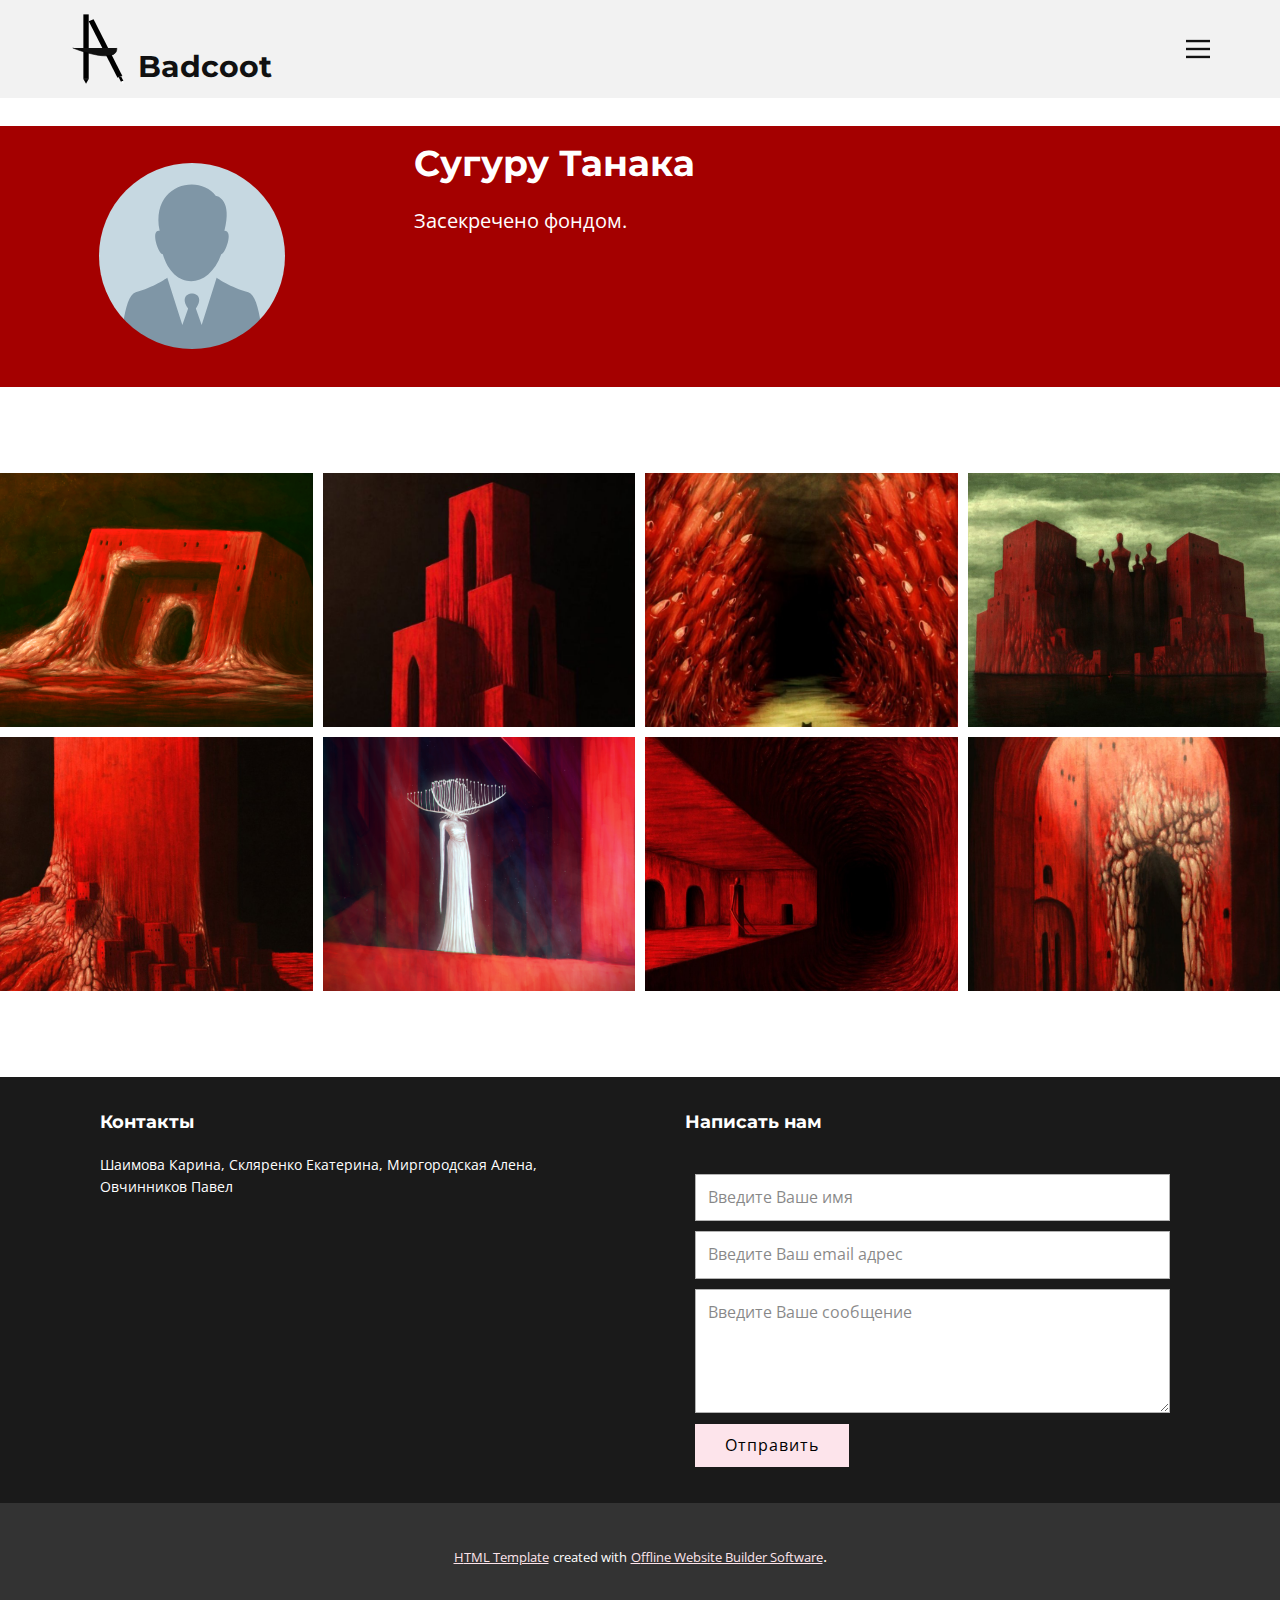
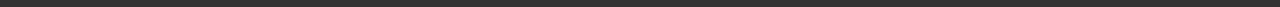
<file: Страница-с-художником6.html>
<!DOCTYPE html>
<html style="font-size: 16px;">
  <head>
    <meta name="viewport" content="width=device-width, initial-scale=1.0">
    <meta charset="utf-8">
    <meta name="keywords" content="About Us">
    <meta name="description" content="">
    <meta name="page_type" content="np-template-header-footer-from-plugin">
    <title>Страница с художником</title>
    <link rel="stylesheet" href="nicepage.css" media="screen">
<link rel="stylesheet" href="Страница-с-художником6.css" media="screen">
    <script class="u-script" type="text/javascript" src="jquery-1.9.1.min.js" defer=""></script>
    <script class="u-script" type="text/javascript" src="nicepage.js" defer=""></script>
    <meta name="generator" content="Nicepage 3.15.4, nicepage.com">
    <link id="u-theme-google-font" rel="stylesheet" href="https://fonts.googleapis.com/css?family=Montserrat:100,100i,200,200i,300,300i,400,400i,500,500i,600,600i,700,700i,800,800i,900,900i|Open+Sans:300,300i,400,400i,600,600i,700,700i,800,800i">
    
    
    
    <script type="application/ld+json">{
		"@context": "http://schema.org",
		"@type": "Organization",
		"name": "",
		"url": "index.html"
}</script>
    <meta property="og:title" content="Страница с художником">
    <meta property="og:type" content="website">
    <meta name="theme-color" content="#eb0043">
    <link rel="canonical" href="index.html">
    <meta property="og:url" content="index.html">
  </head>
  <body class="u-body"><header class="u-clearfix u-grey-5 u-header u-header" id="sec-6ef0"><div class="u-align-left u-clearfix u-sheet u-sheet-1">
        <nav class="u-menu u-menu-dropdown u-offcanvas u-menu-1" data-responsive-from="XL">
          <div class="menu-collapse">
            <a class="u-button-style u-nav-link" href="#" style="padding: 4px 0px; font-size: calc(1em + 8px);">
              <svg class="u-svg-link" preserveAspectRatio="xMidYMin slice" viewBox="0 0 302 302" style="undefined"><use xlink:href="#svg-a760"></use></svg>
              <svg xmlns="http://www.w3.org/2000/svg" xmlns:xlink="http://www.w3.org/1999/xlink" version="1.1" id="svg-a760" x="0px" y="0px" viewBox="0 0 302 302" style="enable-background:new 0 0 302 302;" xml:space="preserve" class="u-svg-content"><g><rect y="36" width="302" height="30"></rect><rect y="236" width="302" height="30"></rect><rect y="136" width="302" height="30"></rect>
</g><g></g><g></g><g></g><g></g><g></g><g></g><g></g><g></g><g></g><g></g><g></g><g></g><g></g><g></g><g></g></svg>
            </a>
          </div>
          <div class="u-custom-menu u-nav-container">
            <ul class="u-nav u-spacing-25 u-unstyled u-nav-1"><li class="u-nav-item"><a class="u-button-style u-nav-link" href="index.html" style="padding: 8px 0px;">Главная</a>
</li><li class="u-nav-item"><a class="u-button-style u-nav-link" href="Картины.html" style="padding: 8px 0px;">Картины</a>
</li><li class="u-nav-item"><a class="u-button-style u-nav-link" href="О-компании.html" style="padding: 8px 0px;">О компании</a>
</li><li class="u-nav-item"><a class="u-button-style u-nav-link" href="Художники.html" style="padding: 8px 0px;">Художники</a>
</li></ul>
          </div>
          <div class="u-custom-menu u-nav-container-collapse">
            <div class="u-black u-container-style u-inner-container-layout u-opacity u-opacity-95 u-sidenav">
              <div class="u-sidenav-overflow">
                <div class="u-menu-close"></div>
                <ul class="u-align-center u-nav u-popupmenu-items u-unstyled u-nav-2"><li class="u-nav-item"><a class="u-button-style u-nav-link" href="Главная.html" style="padding: 8px 0px;">Главная</a>
</li><li class="u-nav-item"><a class="u-button-style u-nav-link" href="Картины.html" style="padding: 8px 0px;">Картины</a>
</li><li class="u-nav-item"><a class="u-button-style u-nav-link" href="О-компании.html" style="padding: 8px 0px;">О компании</a>
</li><li class="u-nav-item"><a class="u-button-style u-nav-link" href="Художники.html" style="padding: 8px 0px;">Художники</a>
</li></ul>
              </div>
            </div>
            <div class="u-black u-menu-overlay u-opacity u-opacity-70"></div>
          </div>
        </nav>
        <h3 class="u-headline u-text u-text-1">
          <a href="/">Badcoot</a>
        </h3><span class="u-icon u-icon-rectangle u-icon-1" data-href="/Главная.html" data-page-id="410489"><svg class="u-svg-link" preserveAspectRatio="xMidYMin slice" viewBox="0 0 228 171" style=""><use xlink:href="#svg-9891"></use></svg><svg class="u-svg-content" viewBox="0 0 228 171" id="svg-9891"><rect x="23.2654" y="25.0244" width="9.30612" height="112.61" fill="black"></rect><path d="M27.9184 145.976L32.5715 137.634H23.2654L27.9184 145.976Z" fill="black"></path><line x1="23.2654" y1="137.484" x2="32.5715" y2="137.484" stroke="white" stroke-width="0.3"></line><rect width="9.14789" height="110.691" transform="matrix(0.92595 -0.377647 0.452652 0.891687 32.5714 36.8205)" fill="black"></rect><line y1="-0.15" x2="9.14789" y2="-0.15" transform="matrix(0.92595 -0.377647 0.452652 0.891687 82.6759 135.522)" stroke="white" stroke-width="0.3"></line><rect width="4.57394" height="8.5147" transform="matrix(0.92595 -0.377647 -0.452652 -0.891687 88.6476 142.251)" fill="black"></rect><rect width="2.28697" height="4.25735" transform="matrix(0.92595 -0.377647 0.452652 0.891687 89.7066 141.819)" fill="white"></rect><path d="M4.65308 83.4146C31.0204 93.8414 83.2898 108.439 81.4286 83.4146" stroke="black"></path></svg></span>
      </div></header>
    <section class="u-clearfix u-section-1" id="sec-e5d5">
      <div class="u-clearfix u-expanded-width u-gutter-0 u-layout-wrap u-layout-wrap-1">
        <div class="u-layout">
          <div class="u-layout-row">
            <div class="u-align-center u-container-style u-custom-color-1 u-layout-cell u-left-cell u-size-18 u-layout-cell-1">
              <div class="u-container-layout u-container-layout-1">
                <div alt="" class="u-image u-image-circle u-image-1" src="" data-image-width="256" data-image-height="256"></div>
              </div>
            </div>
            <div class="u-align-left u-container-style u-custom-color-1 u-layout-cell u-right-cell u-size-42 u-layout-cell-2">
              <div class="u-container-layout u-container-layout-2">
                <h2 class="u-text u-text-1">Сугуру Танака</h2>
                <p class="u-text u-text-2">Засекречено фондом.</p>
              </div>
            </div>
          </div>
        </div>
      </div>
    </section>
    <section class="u-clearfix u-valign-middle-sm u-valign-middle-xs u-section-2" id="carousel_b160">
      <div class="u-expanded-width u-gallery u-layout-grid u-lightbox u-no-transition u-show-text-on-hover u-gallery-1">
        <div class="u-gallery-inner u-gallery-inner-1">
          <div class="u-effect-fade u-gallery-item">
            <div class="u-back-slide" data-image-width="1000" data-image-height="1500">
              <img class="u-back-image u-expanded u-back-image-1" src="images/tanaka1.png">
            </div>
            <div class="u-over-slide u-shading u-over-slide-1">
              <h3 class="u-gallery-heading"></h3>
              <p class="u-gallery-text"></p>
            </div>
          </div>
          <div class="u-effect-fade u-gallery-item">
            <div class="u-back-slide" data-image-width="1000" data-image-height="1500">
              <img class="u-back-image u-expanded u-back-image-2" src="images/tanaka2.jpg">
            </div>
            <div class="u-over-slide u-shading u-over-slide-2">
              <h3 class="u-gallery-heading"></h3>
              <p class="u-gallery-text"></p>
            </div>
          </div>
          <div class="u-effect-fade u-gallery-item">
            <div class="u-back-slide" data-image-width="1000" data-image-height="1500">
              <img class="u-back-image u-expanded" src="images/tanaka3.png">
            </div>
            <div class="u-over-slide u-shading u-over-slide-3">
              <h3 class="u-gallery-heading"></h3>
              <p class="u-gallery-text"></p>
            </div>
          </div>
          <div class="u-effect-fade u-gallery-item">
            <div class="u-back-slide" data-image-width="1125" data-image-height="1500">
              <img class="u-back-image u-expanded" src="images/tanaka4.jpg">
            </div>
            <div class="u-over-slide u-shading u-over-slide-4">
              <h3 class="u-gallery-heading"></h3>
              <p class="u-gallery-text"></p>
            </div>
          </div>
          <div class="u-effect-fade u-gallery-item u-gallery-item-5">
            <div class="u-back-slide" data-image-width="1125" data-image-height="1500">
              <img class="u-back-image u-expanded" src="images/tanaka5.jpg">
            </div>
            <div class="u-over-slide u-shading u-over-slide-5">
              <h3 class="u-gallery-heading"></h3>
              <p class="u-gallery-text"></p>
            </div>
          </div>
          <div class="u-effect-fade u-gallery-item u-gallery-item-6">
            <div class="u-back-slide" data-image-width="1000" data-image-height="1500">
              <img class="u-back-image u-expanded u-back-image-6" src="images/tanaka6.png">
            </div>
            <div class="u-over-slide u-shading u-over-slide-6">
              <h3 class="u-gallery-heading"></h3>
              <p class="u-gallery-text"></p>
            </div>
          </div>
          <div class="u-effect-fade u-gallery-item">
            <div class="u-back-slide" data-image-width="1001" data-image-height="1500">
              <img class="u-back-image u-expanded" src="images/tanaka7.jpg">
            </div>
            <div class="u-over-slide u-shading u-over-slide-7">
              <h3 class="u-gallery-heading"></h3>
              <p class="u-gallery-text"></p>
            </div>
          </div>
          <div class="u-effect-fade u-gallery-item">
            <div class="u-back-slide" data-image-width="1000" data-image-height="1500">
              <img class="u-back-image u-expanded" src="images/tanaka8.jpg">
            </div>
            <div class="u-over-slide u-shading u-over-slide-8">
              <h3 class="u-gallery-heading"></h3>
              <p class="u-gallery-text"></p>
            </div>
          </div>
        </div>
      </div>
    </section>
    
    
    <footer class="u-clearfix u-footer u-grey-90" id="sec-caa8"><div class="u-clearfix u-sheet u-sheet-1">
        <div class="u-clearfix u-expanded-width-lg u-expanded-width-md u-expanded-width-xl u-expanded-width-xs u-gutter-30 u-layout-wrap u-layout-wrap-1">
          <div class="u-gutter-0 u-layout">
            <div class="u-layout-row">
              <div class="u-align-left-sm u-align-left-xs u-container-style u-layout-cell u-size-30 u-layout-cell-1">
                <div class="u-container-layout u-valign-middle-xs u-valign-top-lg u-valign-top-md u-valign-top-sm u-valign-top-xl u-container-layout-1">
                  <h6 class="u-custom-font u-heading-font u-text u-text-1">Контакты</h6>
                  <p class="u-align-left-lg u-align-left-md u-small-text u-text u-text-variant u-text-2">Шаимова Карина, Скляренко Екатерина, Миргородская Алена, Овчинников Павел</p>
                </div>
              </div>
              <div class="u-align-left-sm u-align-left-xs u-container-style u-layout-cell u-right-cell u-size-30 u-layout-cell-2">
                <div class="u-container-layout u-valign-middle-xs u-container-layout-2">
                  <h6 class="u-custom-font u-heading-font u-text u-text-3">Написать нам</h6>
                  <div class="u-expanded-width u-form u-form-1">
                    <form action="https://nicepage.com/editor/Forms/Process" method="POST" class="u-clearfix u-form-spacing-10 u-form-vertical u-inner-form" style="padding: 10px" source="email" name="form">
                      <input type="hidden" id="siteId" name="siteId" value="410488">
                      <input type="hidden" id="pageId" name="pageId" value="410489">
                      <div class="u-form-group u-form-name">
                        <label for="name-949d" class="u-form-control-hidden u-label">Имя</label>
                        <input type="text" placeholder="Введите Ваше имя" id="name-949d" name="name" class="u-border-1 u-border-grey-30 u-input u-input-rectangle u-white" required="">
                      </div>
                      <div class="u-form-email u-form-group">
                        <label for="email-949d" class="u-form-control-hidden u-label">Эл. почта</label>
                        <input type="email" placeholder="Введите Ваш email адрес" id="email-949d" name="email" class="u-border-1 u-border-grey-30 u-input u-input-rectangle u-white" required="">
                      </div>
                      <div class="u-form-group u-form-message">
                        <label for="message-949d" class="u-form-control-hidden u-label">Сообщение</label>
                        <textarea placeholder="Введите Ваше сообщение" rows="4" cols="50" id="message-949d" name="message" class="u-border-1 u-border-grey-30 u-input u-input-rectangle u-white" required=""></textarea>
                      </div>
                      <div class="u-align-left u-form-group u-form-submit">
                        <a href="#" class="u-btn u-btn-submit u-button-style">Отправить</a>
                        <input type="submit" value="submit" class="u-form-control-hidden">
                      </div>
                      <div class="u-form-send-message u-form-send-success"> Спасибо! Ваше сообщение отправлено. </div>
                      <div class="u-form-send-error u-form-send-message"> Отправка не удалась. Пожалуйста, исправьте ошибки и попробуйте еще раз. </div>
                      <input type="hidden" value="" name="recaptchaResponse">
                    </form>
                  </div>
                </div>
              </div>
            </div>
          </div>
        </div>
      </div></footer>
    <section class="u-backlink u-clearfix u-grey-80">
      <a class="u-link" href="https://nicepage.com/html-templates" target="_blank">
        <span>HTML Template</span>
      </a>
      <p class="u-text">
        <span>created with</span>
      </p>
      <a class="u-link" href="https://nicepage.com/" target="_blank">
        <span>Offline Website Builder Software</span>
      </a>. 
    </section>
  </body>
</html>
</file>
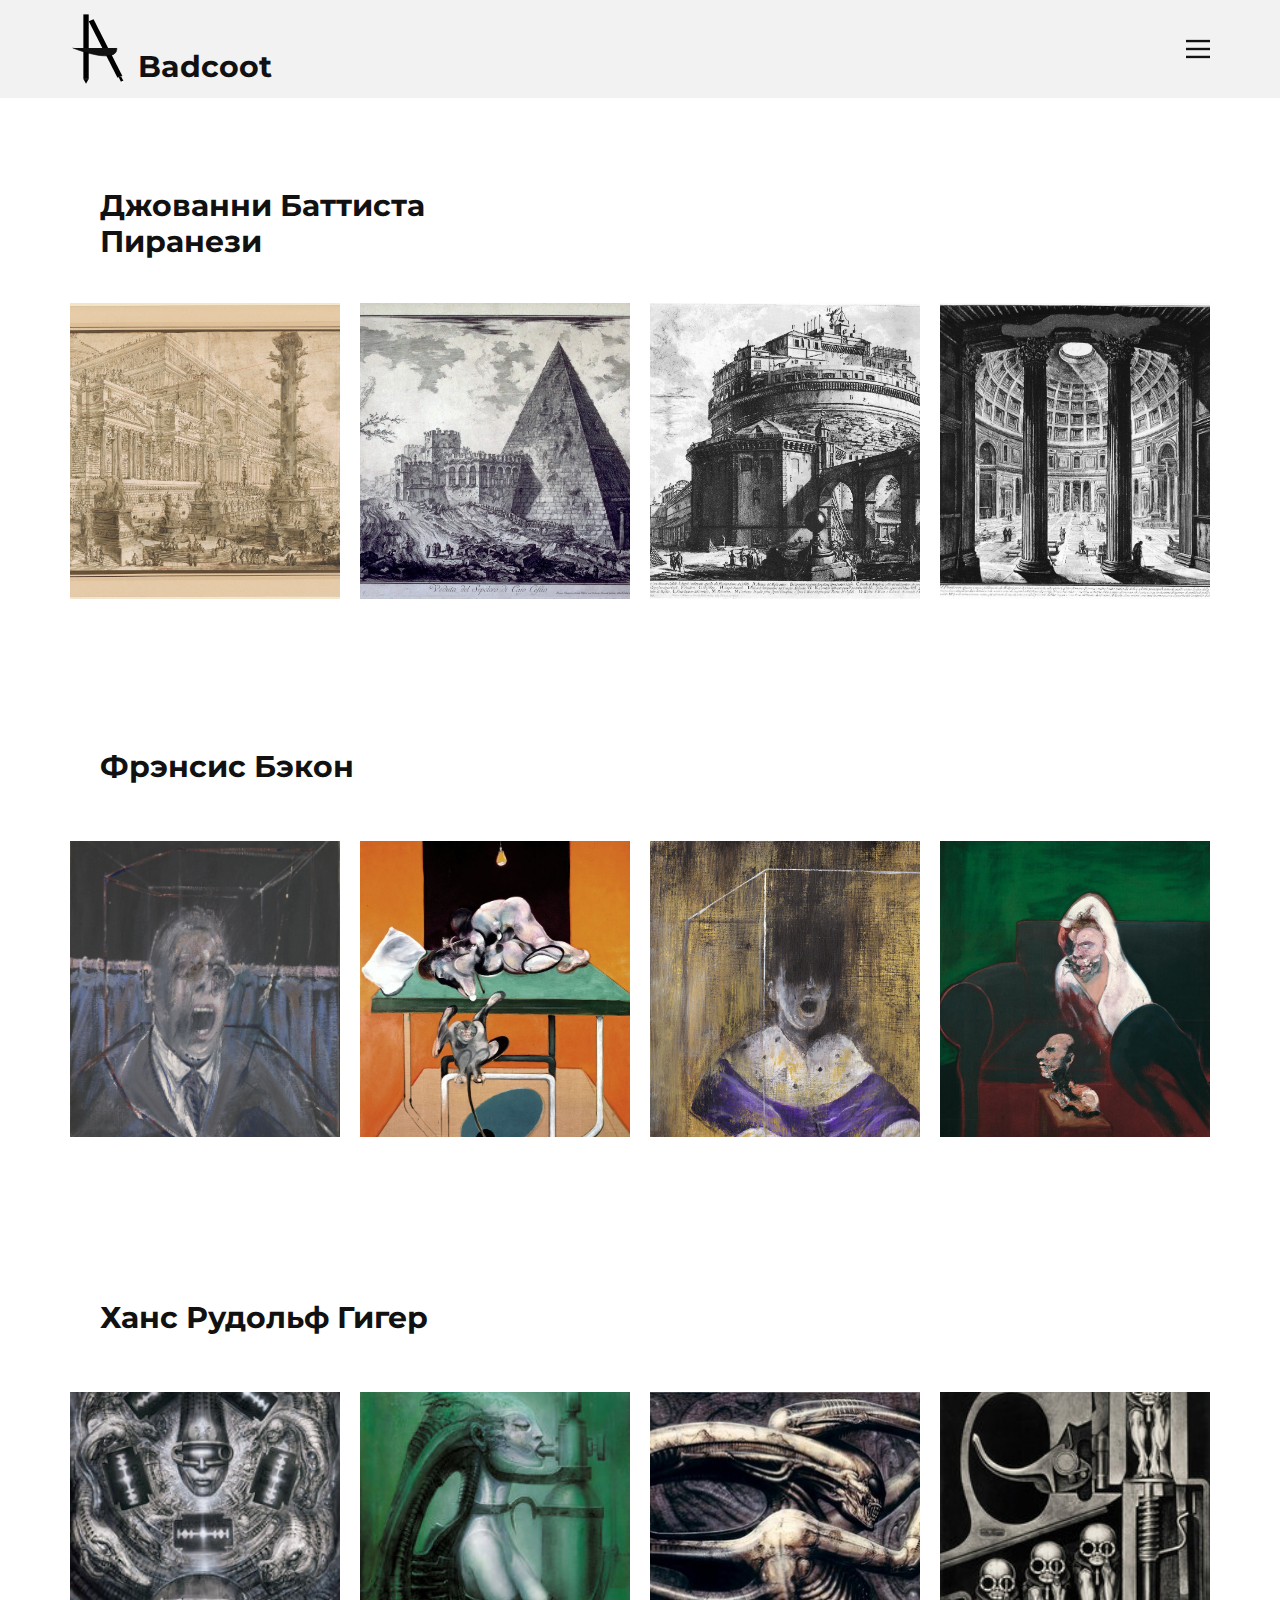
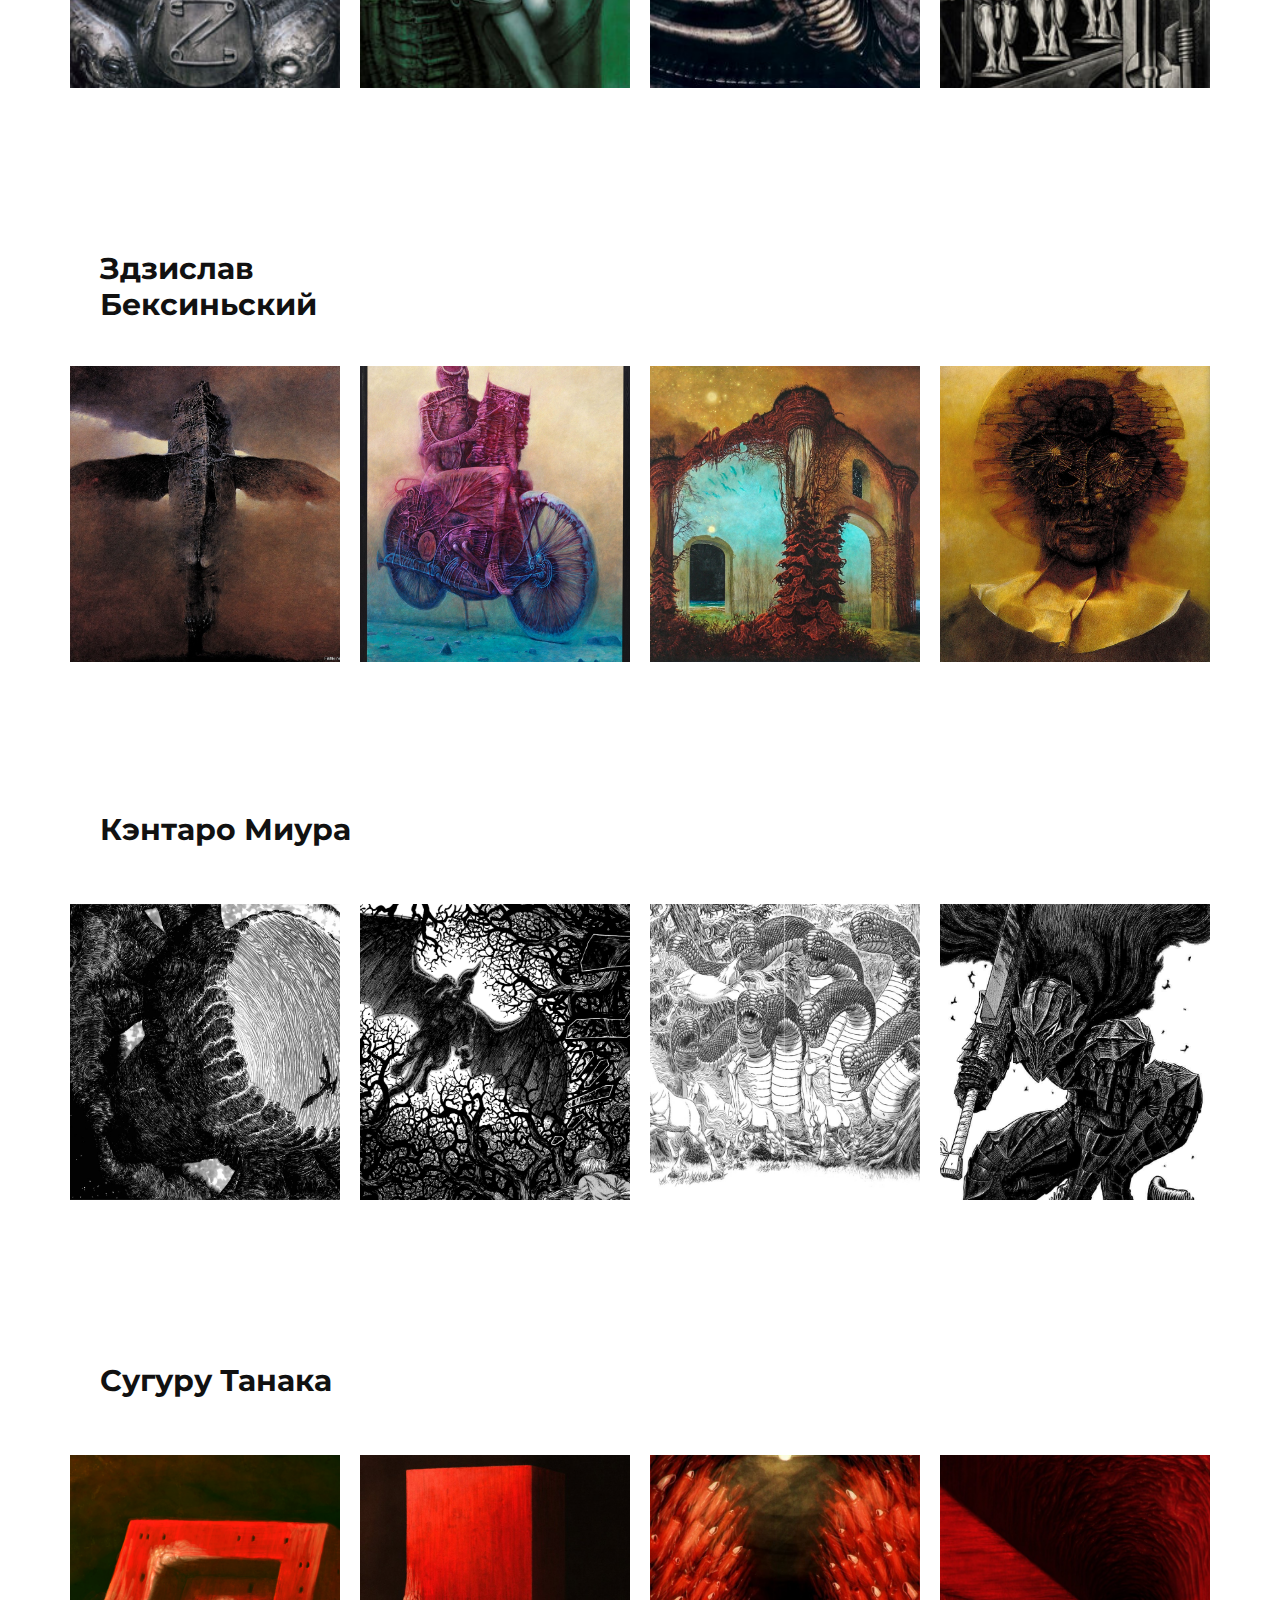
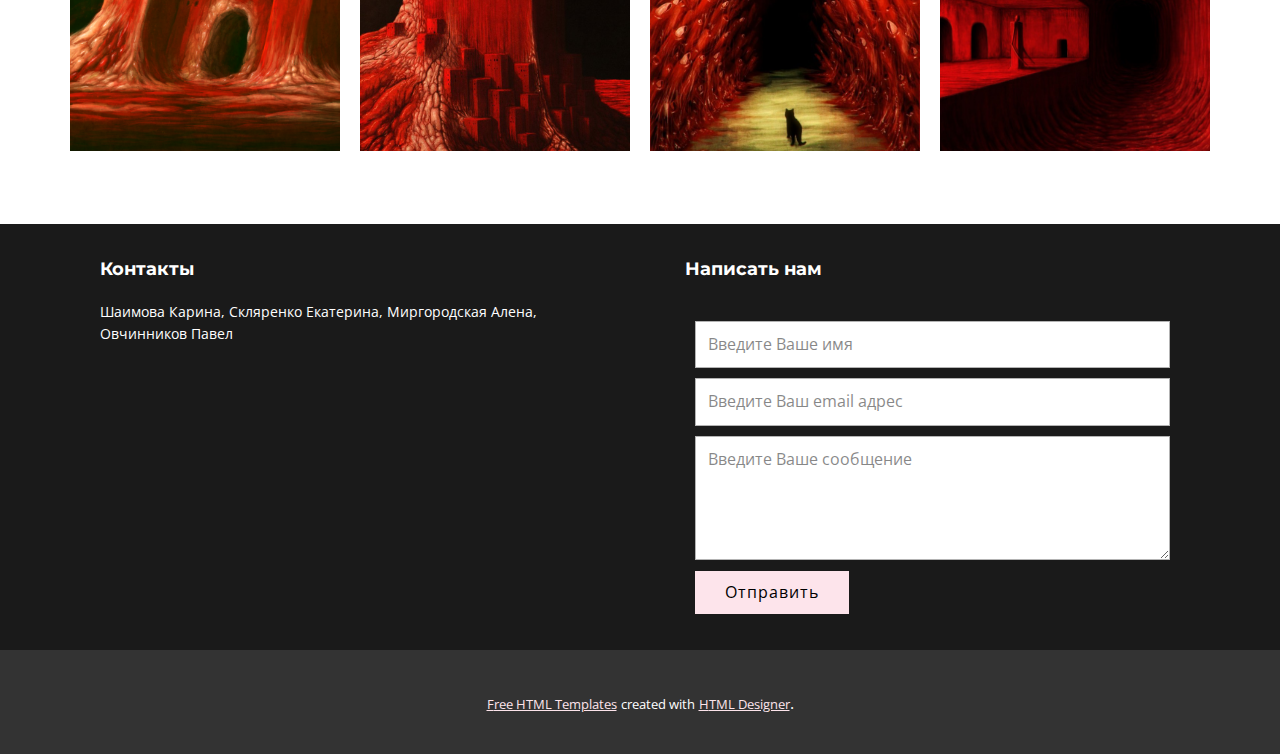
<file: Художники.html>
<!DOCTYPE html>
<html style="font-size: 16px;">
  <head>
    <meta name="viewport" content="width=device-width, initial-scale=1.0">
    <meta charset="utf-8">
    <meta name="keywords" content="Художник нейм, Художник нейм, Художник нейм, Художник нейм, Художник нейм, Художник нейм">
    <meta name="description" content="">
    <meta name="page_type" content="np-template-header-footer-from-plugin">
    <title>Художники</title>
    <link rel="stylesheet" href="nicepage.css" media="screen">
<link rel="stylesheet" href="Художники.css" media="screen">
    <script class="u-script" type="text/javascript" src="jquery-1.9.1.min.js" defer=""></script>
    <script class="u-script" type="text/javascript" src="nicepage.js" defer=""></script>
    <meta name="generator" content="Nicepage 3.15.4, nicepage.com">
    <link id="u-theme-google-font" rel="stylesheet" href="https://fonts.googleapis.com/css?family=Montserrat:100,100i,200,200i,300,300i,400,400i,500,500i,600,600i,700,700i,800,800i,900,900i|Open+Sans:300,300i,400,400i,600,600i,700,700i,800,800i">
    
    
    
    
    
    
    
    <script type="application/ld+json">{
		"@context": "http://schema.org",
		"@type": "Organization",
		"name": "",
		"url": "index.html"
}</script>
    <meta property="og:title" content="Художники">
    <meta property="og:type" content="website">
    <meta name="theme-color" content="#eb0043">
    <link rel="canonical" href="index.html">
    <meta property="og:url" content="index.html">
  </head>
  <body class="u-body"><header class="u-clearfix u-grey-5 u-header u-header" id="sec-6ef0"><div class="u-align-left u-clearfix u-sheet u-sheet-1">
        <nav class="u-menu u-menu-dropdown u-offcanvas u-menu-1" data-responsive-from="XL">
          <div class="menu-collapse">
            <a class="u-button-style u-nav-link" href="#" style="padding: 4px 0px; font-size: calc(1em + 8px);">
              <svg class="u-svg-link" preserveAspectRatio="xMidYMin slice" viewBox="0 0 302 302" style="undefined"><use xlink:href="#svg-a760"></use></svg>
              <svg xmlns="http://www.w3.org/2000/svg" xmlns:xlink="http://www.w3.org/1999/xlink" version="1.1" id="svg-a760" x="0px" y="0px" viewBox="0 0 302 302" style="enable-background:new 0 0 302 302;" xml:space="preserve" class="u-svg-content"><g><rect y="36" width="302" height="30"></rect><rect y="236" width="302" height="30"></rect><rect y="136" width="302" height="30"></rect>
</g><g></g><g></g><g></g><g></g><g></g><g></g><g></g><g></g><g></g><g></g><g></g><g></g><g></g><g></g><g></g></svg>
            </a>
          </div>
          <div class="u-custom-menu u-nav-container">
            <ul class="u-nav u-spacing-25 u-unstyled u-nav-1"><li class="u-nav-item"><a class="u-button-style u-nav-link" href="index.html" style="padding: 8px 0px;">Главная</a>
</li><li class="u-nav-item"><a class="u-button-style u-nav-link" href="Картины.html" style="padding: 8px 0px;">Картины</a>
</li><li class="u-nav-item"><a class="u-button-style u-nav-link" href="О-компании.html" style="padding: 8px 0px;">О компании</a>
</li><li class="u-nav-item"><a class="u-button-style u-nav-link" href="Художники.html" style="padding: 8px 0px;">Художники</a>
</li></ul>
          </div>
          <div class="u-custom-menu u-nav-container-collapse">
            <div class="u-black u-container-style u-inner-container-layout u-opacity u-opacity-95 u-sidenav">
              <div class="u-sidenav-overflow">
                <div class="u-menu-close"></div>
                <ul class="u-align-center u-nav u-popupmenu-items u-unstyled u-nav-2"><li class="u-nav-item"><a class="u-button-style u-nav-link" href="Главная.html" style="padding: 8px 0px;">Главная</a>
</li><li class="u-nav-item"><a class="u-button-style u-nav-link" href="Картины.html" style="padding: 8px 0px;">Картины</a>
</li><li class="u-nav-item"><a class="u-button-style u-nav-link" href="О-компании.html" style="padding: 8px 0px;">О компании</a>
</li><li class="u-nav-item"><a class="u-button-style u-nav-link" href="Художники.html" style="padding: 8px 0px;">Художники</a>
</li></ul>
              </div>
            </div>
            <div class="u-black u-menu-overlay u-opacity u-opacity-70"></div>
          </div>
        </nav>
        <h3 class="u-headline u-text u-text-1">
          <a href="/">Badcoot</a>
        </h3><span class="u-icon u-icon-rectangle u-icon-1" data-href="/Главная.html" data-page-id="410489"><svg class="u-svg-link" preserveAspectRatio="xMidYMin slice" viewBox="0 0 228 171" style=""><use xlink:href="#svg-9891"></use></svg><svg class="u-svg-content" viewBox="0 0 228 171" id="svg-9891"><rect x="23.2654" y="25.0244" width="9.30612" height="112.61" fill="black"></rect><path d="M27.9184 145.976L32.5715 137.634H23.2654L27.9184 145.976Z" fill="black"></path><line x1="23.2654" y1="137.484" x2="32.5715" y2="137.484" stroke="white" stroke-width="0.3"></line><rect width="9.14789" height="110.691" transform="matrix(0.92595 -0.377647 0.452652 0.891687 32.5714 36.8205)" fill="black"></rect><line y1="-0.15" x2="9.14789" y2="-0.15" transform="matrix(0.92595 -0.377647 0.452652 0.891687 82.6759 135.522)" stroke="white" stroke-width="0.3"></line><rect width="4.57394" height="8.5147" transform="matrix(0.92595 -0.377647 -0.452652 -0.891687 88.6476 142.251)" fill="black"></rect><rect width="2.28697" height="4.25735" transform="matrix(0.92595 -0.377647 0.452652 0.891687 89.7066 141.819)" fill="white"></rect><path d="M4.65308 83.4146C31.0204 93.8414 83.2898 108.439 81.4286 83.4146" stroke="black"></path></svg></span>
      </div></header>
    <section class="u-clearfix u-section-1" id="sec-d695">
      <div class="u-clearfix u-sheet u-sheet-1">
        <div class="u-clearfix u-layout-wrap u-layout-wrap-1">
          <div class="u-layout">
            <div class="u-layout-row">
              <div class="u-container-style u-layout-cell u-left-cell u-size-60 u-layout-cell-1">
                <div class="u-container-layout u-valign-top u-container-layout-1">
                  <h2 class="u-custom-font u-text u-text-1"><a link href="Страница-с-художником.html">Джованни Баттиста Пиранези</a></h2>
                </div>
              </div>
            </div>
          </div>
        </div>
        <div class="u-expanded-width u-gallery u-layout-grid u-lightbox u-show-text-on-hover u-gallery-1">
          <div class="u-gallery-inner u-gallery-inner-1">
            <div class="u-effect-fade u-gallery-item">
              <div class="u-back-slide">
                <img class="u-back-image u-expanded" src="images/pir1.jpg">
              </div>
              <div class="u-over-slide u-shading u-over-slide-1">
                <h3 class="u-gallery-heading"></h3>
                <p class="u-gallery-text"></p>
              </div>
            </div>
            <div class="u-effect-fade u-gallery-item">
              <div class="u-back-slide">
                <img class="u-back-image u-expanded" src="images/pir2.jpg">
              </div>
              <div class="u-over-slide u-shading u-over-slide-2">
                <h3 class="u-gallery-heading"></h3>
                <p class="u-gallery-text"></p>
              </div>
            </div>
            <div class="u-effect-fade u-gallery-item">
              <div class="u-back-slide">
                <img class="u-back-image u-expanded" src="images/pir3.jpg">
              </div>
              <div class="u-over-slide u-shading u-over-slide-3">
                <h3 class="u-gallery-heading"></h3>
                <p class="u-gallery-text"></p>
              </div>
            </div>
            <div class="u-effect-fade u-gallery-item">
              <div class="u-back-slide">
                <img class="u-back-image u-expanded" src="images/pir4.jpg">
              </div>
              <div class="u-over-slide u-shading u-over-slide-4">
                <h3 class="u-gallery-heading"></h3>
                <p class="u-gallery-text"></p>
              </div>
            </div>
          </div>
        </div>
      </div>
    </section>
    <section class="u-clearfix u-section-2" id="sec-6f7a">
      <div class="u-clearfix u-sheet u-sheet-1">
        <div class="u-clearfix u-layout-wrap u-layout-wrap-1">
          <div class="u-layout">
            <div class="u-layout-row">
              <div class="u-container-style u-layout-cell u-left-cell u-size-60 u-layout-cell-1">
                <div class="u-container-layout u-valign-top u-container-layout-1">
                  <h2 class="u-custom-font u-text u-text-1"><a link href="Страница-с-художником2.html">Фрэнсис Бэкон</a></h2>
                </div>
              </div>
            </div>
          </div>
        </div>
        <div class="u-expanded-width u-gallery u-layout-grid u-lightbox u-show-text-on-hover u-gallery-1">
          <div class="u-gallery-inner u-gallery-inner-1">
            <div class="u-effect-fade u-gallery-item">
              <div class="u-back-slide">
                <img class="u-back-image u-expanded" src="images/frans.jpg">
              </div>
              <div class="u-over-slide u-shading u-over-slide-1">
                <h3 class="u-gallery-heading"></h3>
                <p class="u-gallery-text"></p>
              </div>
            </div>
            <div class="u-effect-fade u-gallery-item">
              <div class="u-back-slide">
                <img class="u-back-image u-expanded" src="images/frans1.jpg">
              </div>
              <div class="u-over-slide u-shading u-over-slide-2">
                <h3 class="u-gallery-heading"></h3>
                <p class="u-gallery-text"></p>
              </div>
            </div>
            <div class="u-effect-fade u-gallery-item">
              <div class="u-back-slide">
                <img class="u-back-image u-expanded" src="images/frans2.jpg">
              </div>
              <div class="u-over-slide u-shading u-over-slide-3">
                <h3 class="u-gallery-heading"></h3>
                <p class="u-gallery-text"></p>
              </div>
            </div>
            <div class="u-effect-fade u-gallery-item">
              <div class="u-back-slide">
                <img class="u-back-image u-expanded" src="images/frans3.png">
              </div>
              <div class="u-over-slide u-shading u-over-slide-4">
                <h3 class="u-gallery-heading"></h3>
                <p class="u-gallery-text"></p>
              </div>
            </div>
          </div>
        </div>
      </div>
    </section>
    <section class="u-clearfix u-section-3" id="sec-aa73">
      <div class="u-clearfix u-sheet u-sheet-1">
        <div class="u-clearfix u-layout-wrap u-layout-wrap-1">
          <div class="u-layout">
            <div class="u-layout-row">
              <div class="u-container-style u-layout-cell u-left-cell u-size-60 u-layout-cell-1">
                <div class="u-container-layout u-valign-top u-container-layout-1">
                  <h2 class="u-custom-font u-text u-text-1"><a link href="Страница-с-художником3.html">Ханс Рудольф Гигер</a></h2>
                </div>
              </div>
            </div>
          </div>
        </div>
        <div class="u-expanded-width u-gallery u-layout-grid u-lightbox u-show-text-on-hover u-gallery-1">
          <div class="u-gallery-inner u-gallery-inner-1">
            <div class="u-effect-fade u-gallery-item">
              <div class="u-back-slide">
                <img class="u-back-image u-expanded" src="images/giger1.jpg">
              </div>
              <div class="u-over-slide u-shading u-over-slide-1">
                <h3 class="u-gallery-heading"></h3>
                <p class="u-gallery-text"></p>
              </div>
            </div>
            <div class="u-effect-fade u-gallery-item">
              <div class="u-back-slide">
                <img class="u-back-image u-expanded" src="images/giger2.jpg">
              </div>
              <div class="u-over-slide u-shading u-over-slide-2">
                <h3 class="u-gallery-heading"></h3>
                <p class="u-gallery-text"></p>
              </div>
            </div>
            <div class="u-effect-fade u-gallery-item">
              <div class="u-back-slide">
                <img class="u-back-image u-expanded" src="images/giger5.jpg">
              </div>
              <div class="u-over-slide u-shading u-over-slide-3">
                <h3 class="u-gallery-heading"></h3>
                <p class="u-gallery-text"></p>
              </div>
            </div>
            <div class="u-effect-fade u-gallery-item">
              <div class="u-back-slide">
                <img class="u-back-image u-expanded" src="images/giger3.jpg">
              </div>
              <div class="u-over-slide u-shading u-over-slide-4">
                <h3 class="u-gallery-heading"></h3>
                <p class="u-gallery-text"></p>
              </div>
            </div>
          </div>
        </div>
      </div>
    </section>
    <section class="u-clearfix u-section-4" id="sec-804c">
      <div class="u-clearfix u-sheet u-sheet-1">
        <div class="u-clearfix u-layout-wrap u-layout-wrap-1">
          <div class="u-layout">
            <div class="u-layout-row">
              <div class="u-container-style u-layout-cell u-left-cell u-size-60 u-layout-cell-1">
                <div class="u-container-layout u-valign-top u-container-layout-1">
                  <h2 class="u-custom-font u-text u-text-1"><a link href="Страница-с-художником4.html">Здзислав Бексиньский</a></h2>
                </div>
              </div>
            </div>
          </div>
        </div>
        <div class="u-expanded-width u-gallery u-layout-grid u-lightbox u-show-text-on-hover u-gallery-1">
          <div class="u-gallery-inner u-gallery-inner-1">
            <div class="u-effect-fade u-gallery-item">
              <div class="u-back-slide">
                <img class="u-back-image u-expanded" src="images/zdzislaw1.jpg">
              </div>
              <div class="u-over-slide u-shading u-over-slide-1">
                <h3 class="u-gallery-heading"></h3>
                <p class="u-gallery-text"></p>
              </div>
            </div>
            <div class="u-effect-fade u-gallery-item">
              <div class="u-back-slide">
                <img class="u-back-image u-expanded" src="images/zdzislaw5.jpg">
              </div>
              <div class="u-over-slide u-shading u-over-slide-2">
                <h3 class="u-gallery-heading"></h3>
                <p class="u-gallery-text"></p>
              </div>
            </div>
            <div class="u-effect-fade u-gallery-item">
              <div class="u-back-slide">
                <img class="u-back-image u-expanded" src="images/zdzislaw6.jpg">
              </div>
              <div class="u-over-slide u-shading u-over-slide-3">
                <h3 class="u-gallery-heading"></h3>
                <p class="u-gallery-text"></p>
              </div>
            </div>
            <div class="u-effect-fade u-gallery-item">
              <div class="u-back-slide">
                <img class="u-back-image u-expanded" src="images/zdzislaw7.jpg">
              </div>
              <div class="u-over-slide u-shading u-over-slide-4">
                <h3 class="u-gallery-heading"></h3>
                <p class="u-gallery-text"></p>
              </div>
            </div>
          </div>
        </div>
      </div>
    </section>
    <section class="u-clearfix u-section-5" id="sec-cc1b">
      <div class="u-clearfix u-sheet u-sheet-1">
        <div class="u-clearfix u-layout-wrap u-layout-wrap-1">
          <div class="u-layout">
            <div class="u-layout-row">
              <div class="u-container-style u-layout-cell u-left-cell u-size-60 u-layout-cell-1">
                <div class="u-container-layout u-valign-top u-container-layout-1">
                  <h2 class="u-custom-font u-text u-text-1"><a link href="Страница-с-художником5.html">Кэнтаро Миура</a></h2>
                </div>
              </div>
            </div>
          </div>
        </div>
        <div class="u-expanded-width u-gallery u-layout-grid u-lightbox u-show-text-on-hover u-gallery-1">
          <div class="u-gallery-inner u-gallery-inner-1">
            <div class="u-effect-fade u-gallery-item">
              <div class="u-back-slide">
                <img class="u-back-image u-expanded" src="images/miura1.jpg">
              </div>
              <div class="u-over-slide u-shading u-over-slide-1">
                <h3 class="u-gallery-heading"></h3>
                <p class="u-gallery-text"></p>
              </div>
            </div>
            <div class="u-effect-fade u-gallery-item">
              <div class="u-back-slide">
                <img class="u-back-image u-expanded" src="images/miura4.png">
              </div>
              <div class="u-over-slide u-shading u-over-slide-2">
                <h3 class="u-gallery-heading"></h3>
                <p class="u-gallery-text"></p>
              </div>
            </div>
            <div class="u-effect-fade u-gallery-item">
              <div class="u-back-slide">
                <img class="u-back-image u-expanded" src="images/miura5.jpg">
              </div>
              <div class="u-over-slide u-shading u-over-slide-3">
                <h3 class="u-gallery-heading"></h3>
                <p class="u-gallery-text"></p>
              </div>
            </div>
            <div class="u-effect-fade u-gallery-item">
              <div class="u-back-slide">
                <img class="u-back-image u-expanded" src="images/miura7.jpg">
              </div>
              <div class="u-over-slide u-shading u-over-slide-4">
                <h3 class="u-gallery-heading"></h3>
                <p class="u-gallery-text"></p>
              </div>
            </div>
          </div>
        </div>
      </div>
    </section>
    <section class="u-clearfix u-section-6" id="sec-b03a">
      <div class="u-clearfix u-sheet u-sheet-1">
        <div class="u-clearfix u-layout-wrap u-layout-wrap-1">
          <div class="u-layout">
            <div class="u-layout-row">
              <div class="u-container-style u-layout-cell u-left-cell u-size-60 u-layout-cell-1">
                <div class="u-container-layout u-valign-top u-container-layout-1">
                  <h2 class="u-custom-font u-text u-text-1"><a link href="Страница-с-художником6.html">Сугуру Танака</a></h2>
                </div>
              </div>
            </div>
          </div>
        </div>
        <div class="u-expanded-width u-gallery u-layout-grid u-lightbox u-show-text-on-hover u-gallery-1">
          <div class="u-gallery-inner u-gallery-inner-1">
            <div class="u-effect-fade u-gallery-item">
              <div class="u-back-slide">
                <img class="u-back-image u-expanded" src="images/tanaka1.png">
              </div>
              <div class="u-over-slide u-shading u-over-slide-1">
                <h3 class="u-gallery-heading"></h3>
                <p class="u-gallery-text"></p>
              </div>
            </div>
            <div class="u-effect-fade u-gallery-item">
              <div class="u-back-slide">
                <img class="u-back-image u-expanded" src="images/tanaka5.jpg">
              </div>
              <div class="u-over-slide u-shading u-over-slide-2">
                <h3 class="u-gallery-heading"></h3>
                <p class="u-gallery-text"></p>
              </div>
            </div>
            <div class="u-effect-fade u-gallery-item">
              <div class="u-back-slide">
                <img class="u-back-image u-expanded" src="images/tanaka3.png">
              </div>
              <div class="u-over-slide u-shading u-over-slide-3">
                <h3 class="u-gallery-heading"></h3>
                <p class="u-gallery-text"></p>
              </div>
            </div>
            <div class="u-effect-fade u-gallery-item">
              <div class="u-back-slide">
                <img class="u-back-image u-expanded" src="images/tanaka7.jpg">
              </div>
              <div class="u-over-slide u-shading u-over-slide-4">
                <h3 class="u-gallery-heading"></h3>
                <p class="u-gallery-text"></p>
              </div>
            </div>
          </div>
        </div>
      </div>
    </section>
    
    
    <footer class="u-clearfix u-footer u-grey-90" id="sec-caa8"><div class="u-clearfix u-sheet u-sheet-1">
        <div class="u-clearfix u-expanded-width-lg u-expanded-width-md u-expanded-width-xl u-expanded-width-xs u-gutter-30 u-layout-wrap u-layout-wrap-1">
          <div class="u-gutter-0 u-layout">
            <div class="u-layout-row">
              <div class="u-align-left-sm u-align-left-xs u-container-style u-layout-cell u-size-30 u-layout-cell-1">
                <div class="u-container-layout u-valign-middle-xs u-valign-top-lg u-valign-top-md u-valign-top-sm u-valign-top-xl u-container-layout-1">
                  <h6 class="u-custom-font u-heading-font u-text u-text-1">Контакты</h6>
                  <p class="u-align-left-lg u-align-left-md u-small-text u-text u-text-variant u-text-2">Шаимова Карина, Скляренко Екатерина, Миргородская Алена, Овчинников Павел</p>
                </div>
              </div>
              <div class="u-align-left-sm u-align-left-xs u-container-style u-layout-cell u-right-cell u-size-30 u-layout-cell-2">
                <div class="u-container-layout u-valign-middle-xs u-container-layout-2">
                  <h6 class="u-custom-font u-heading-font u-text u-text-3">Написать нам</h6>
                  <div class="u-expanded-width u-form u-form-1">
                    <form action="https://nicepage.com/editor/Forms/Process" method="POST" class="u-clearfix u-form-spacing-10 u-form-vertical u-inner-form" style="padding: 10px" source="email" name="form">
                      <input type="hidden" id="siteId" name="siteId" value="410488">
                      <input type="hidden" id="pageId" name="pageId" value="410489">
                      <div class="u-form-group u-form-name">
                        <label for="name-949d" class="u-form-control-hidden u-label">Имя</label>
                        <input type="text" placeholder="Введите Ваше имя" id="name-949d" name="name" class="u-border-1 u-border-grey-30 u-input u-input-rectangle u-white" required="">
                      </div>
                      <div class="u-form-email u-form-group">
                        <label for="email-949d" class="u-form-control-hidden u-label">Эл. почта</label>
                        <input type="email" placeholder="Введите Ваш email адрес" id="email-949d" name="email" class="u-border-1 u-border-grey-30 u-input u-input-rectangle u-white" required="">
                      </div>
                      <div class="u-form-group u-form-message">
                        <label for="message-949d" class="u-form-control-hidden u-label">Сообщение</label>
                        <textarea placeholder="Введите Ваше сообщение" rows="4" cols="50" id="message-949d" name="message" class="u-border-1 u-border-grey-30 u-input u-input-rectangle u-white" required=""></textarea>
                      </div>
                      <div class="u-align-left u-form-group u-form-submit">
                        <a href="#" class="u-btn u-btn-submit u-button-style">Отправить</a>
                        <input type="submit" value="submit" class="u-form-control-hidden">
                      </div>
                      <div class="u-form-send-message u-form-send-success"> Спасибо! Ваше сообщение отправлено. </div>
                      <div class="u-form-send-error u-form-send-message"> Отправка не удалась. Пожалуйста, исправьте ошибки и попробуйте еще раз. </div>
                      <input type="hidden" value="" name="recaptchaResponse">
                    </form>
                  </div>
                </div>
              </div>
            </div>
          </div>
        </div>
      </div></footer>
    <section class="u-backlink u-clearfix u-grey-80">
      <a class="u-link" href="https://nicepage.com/html-templates" target="_blank">
        <span>Free HTML Templates</span>
      </a>
      <p class="u-text">
        <span>created with</span>
      </p>
      <a class="u-link" href="https://nicepage.com/html-website-builder" target="_blank">
        <span>HTML Designer</span>
      </a>. 
    </section>
  </body>
</html>
</file>
